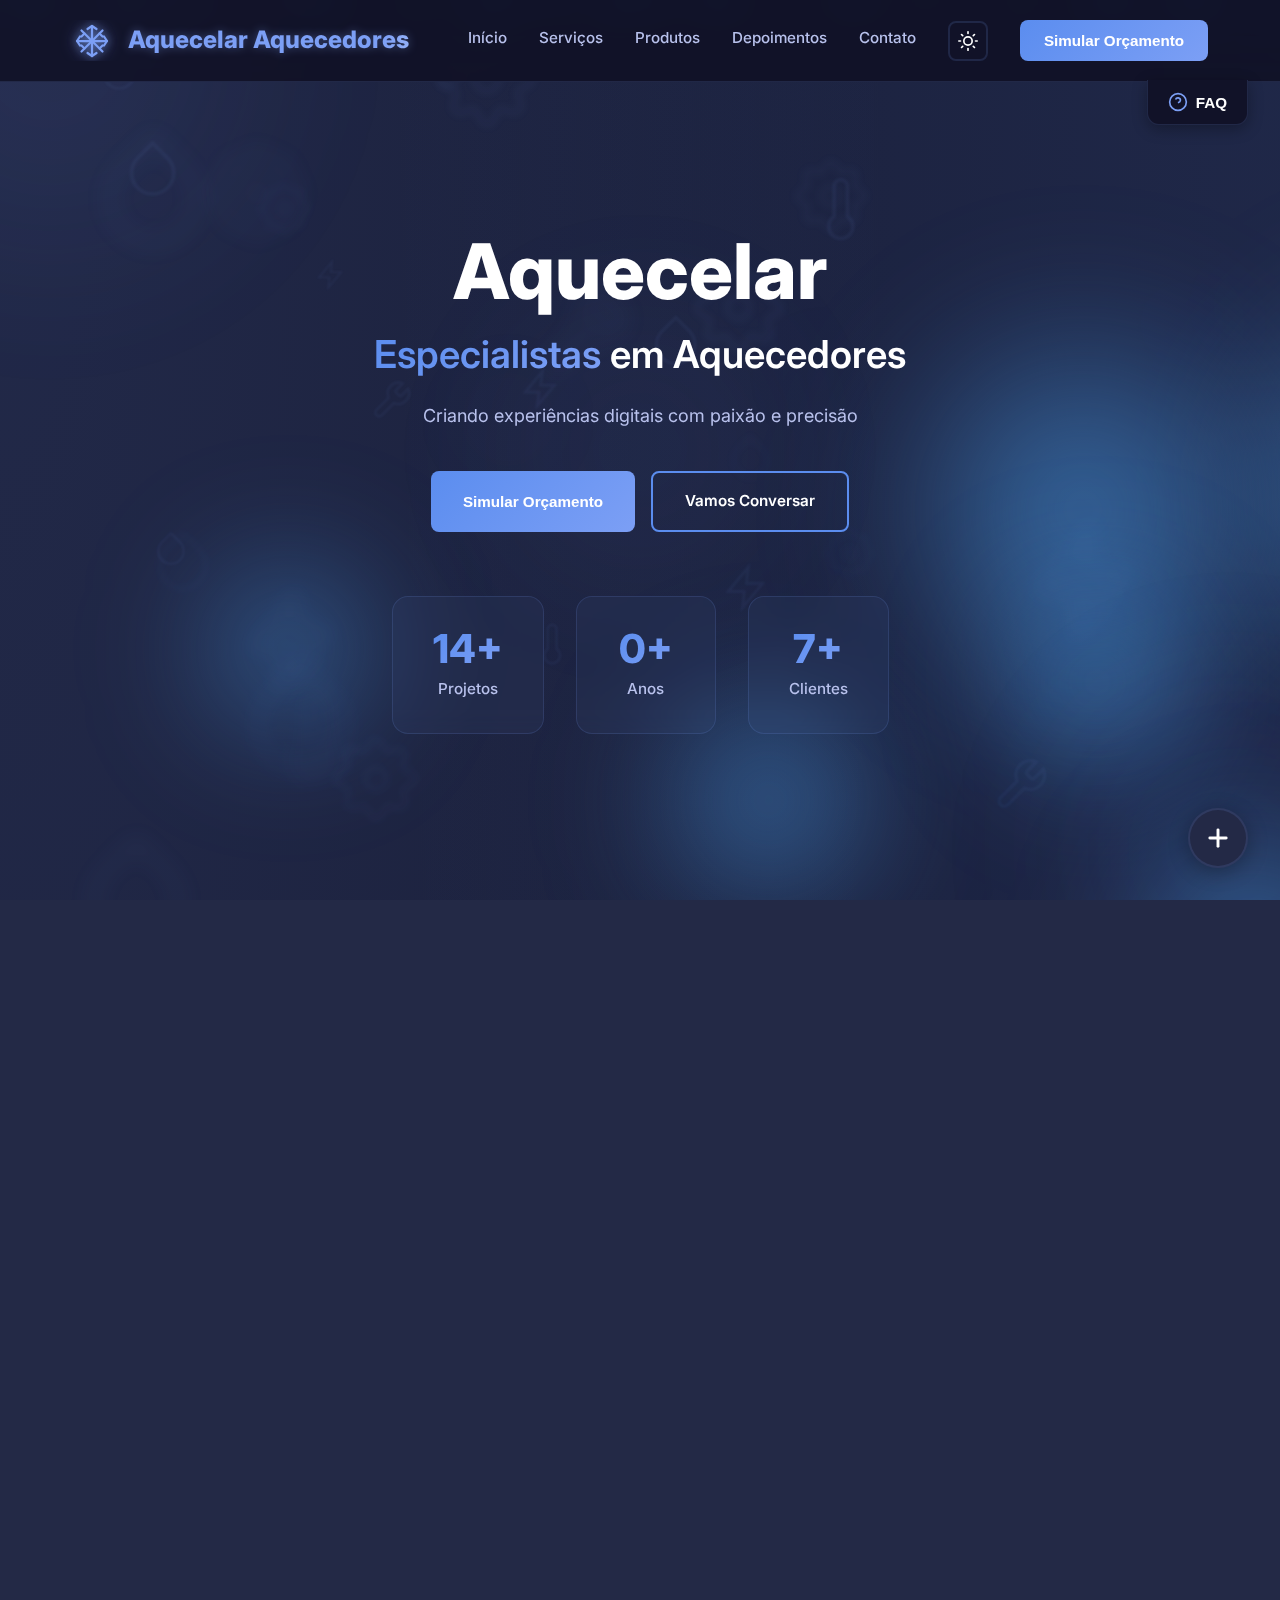
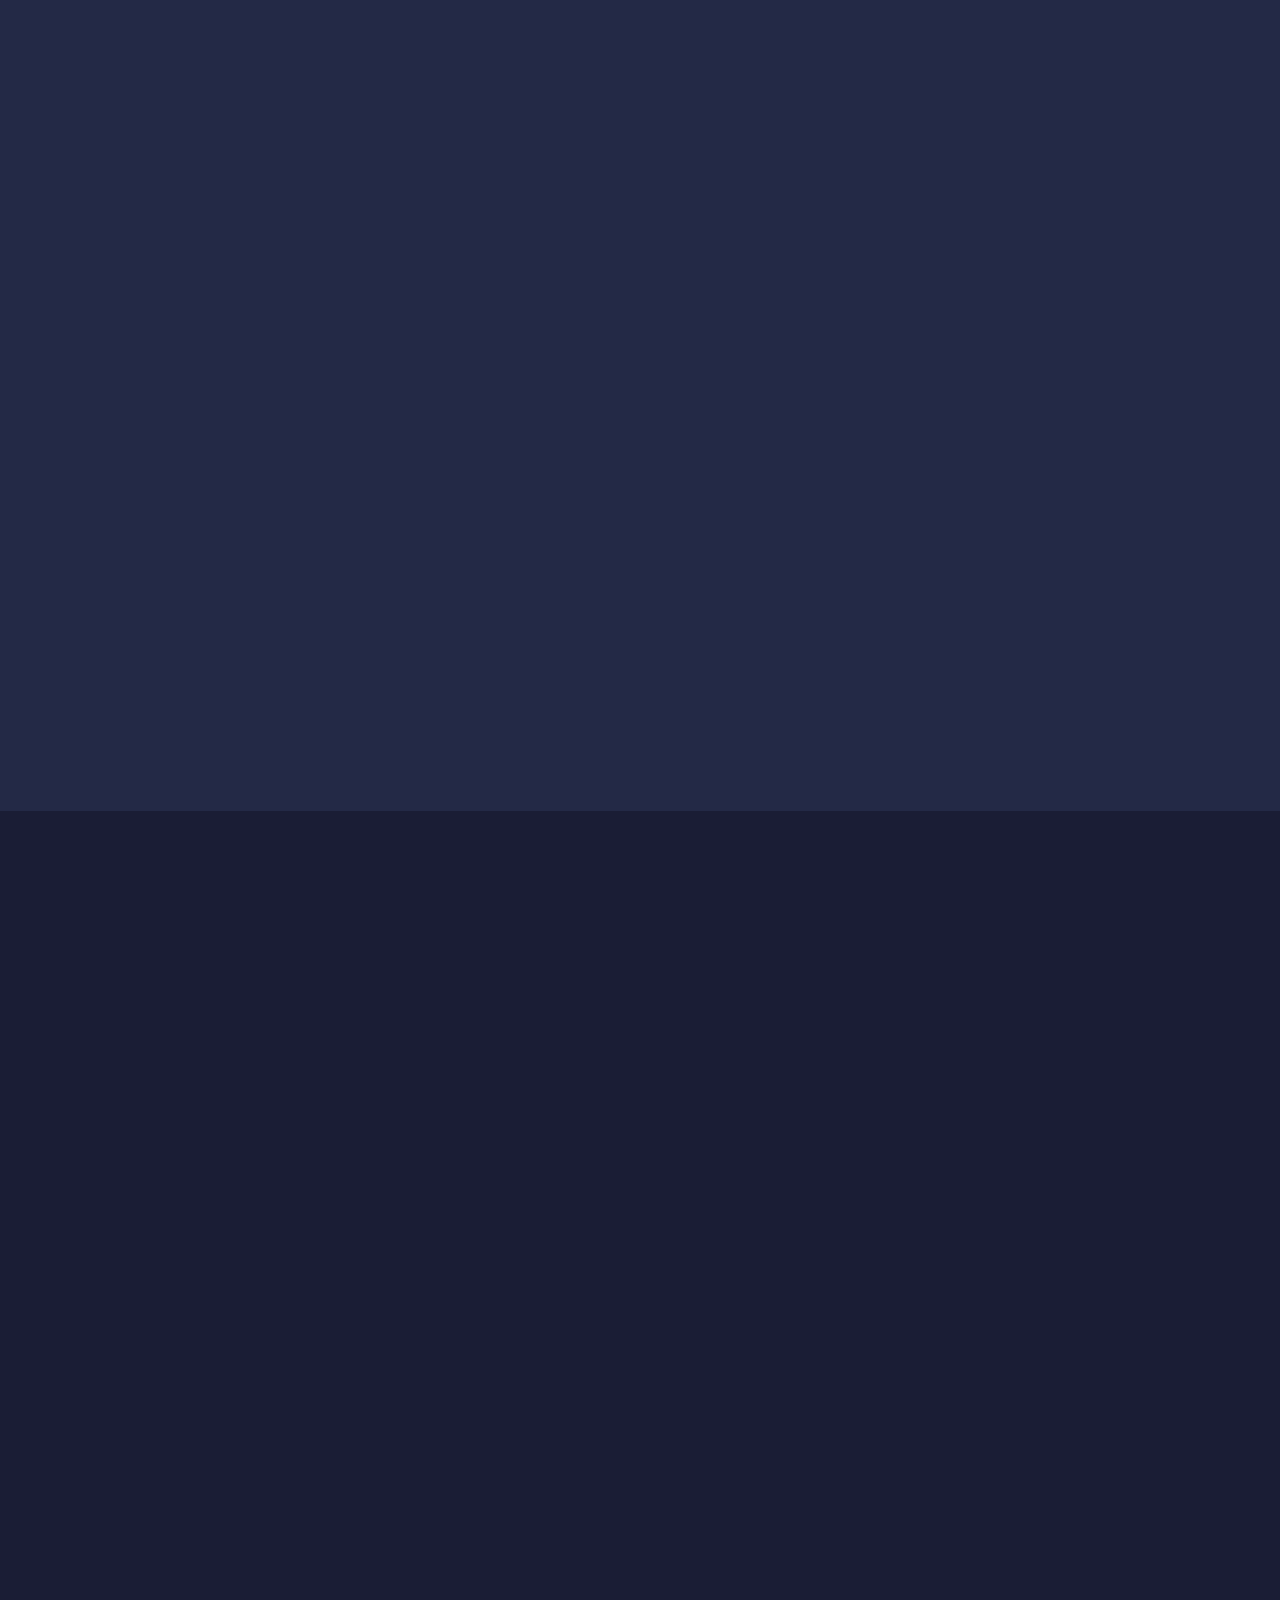
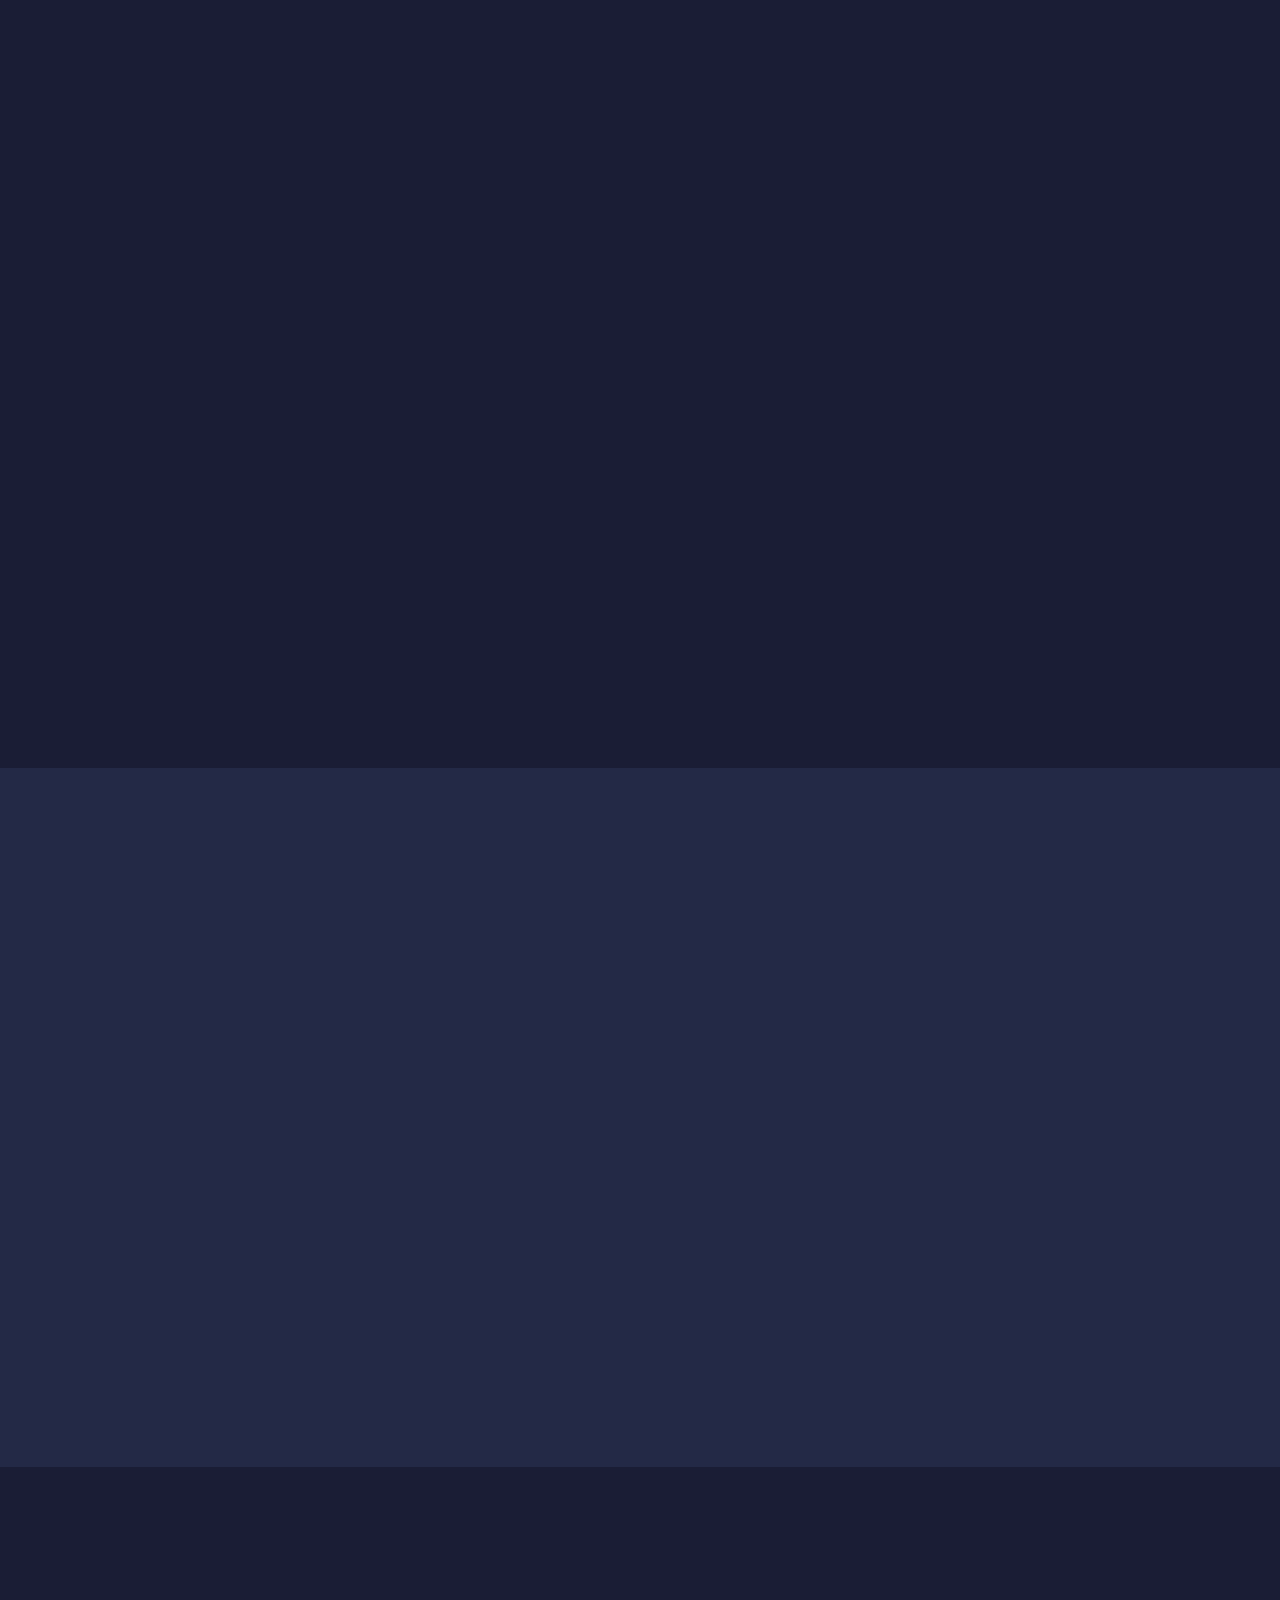
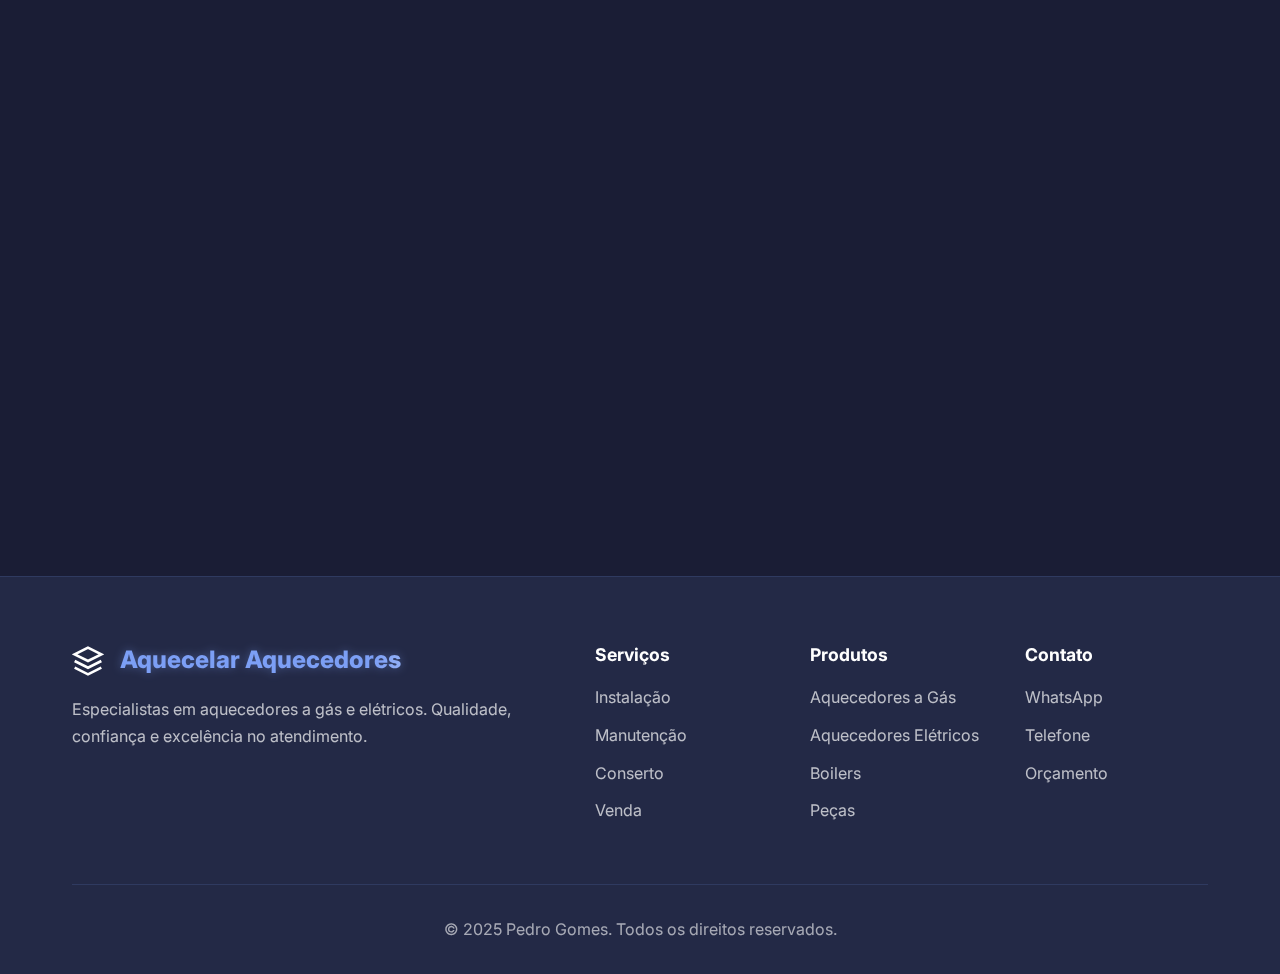
<file: index.html>
<!DOCTYPE html>
<html lang="pt-BR">
<head>
    <meta charset="UTF-8">
    <meta name="viewport" content="width=device-width, initial-scale=1.0">
    <title>Aquecelar - Especialistas em Aquecedores</title>
    <link rel="icon" type="image/svg+xml" href="favicon.svg">
    <link rel="stylesheet" href="styles.css">
    <link rel="preconnect" href="https://fonts.googleapis.com">
    <link rel="preconnect" href="https://fonts.gstatic.com" crossorigin>
    <link href="https://fonts.googleapis.com/css2?family=Inter:wght@400;500;600;700;800&display=swap" rel="stylesheet">
</head>
<body>
    <!-- Background Effects -->
    <div class="background-effects" id="bgEffects"></div>

    <!-- Navigation -->
    <nav class="navbar">
        <div class="container">
            <div class="nav-content">
                <div class="logo">
                    <div class="logo-icon">
                        <svg class="snowflake-icon" width="36" height="36" viewBox="0 0 24 24" fill="none" stroke="currentColor" stroke-width="1.5" stroke-linecap="round" stroke-linejoin="round">
                            <line x1="12" y1="2" x2="12" y2="22"/>
                            <line x1="17" y1="7" x2="7" y2="17"/>
                            <line x1="7" y1="7" x2="17" y2="17"/>
                            <line x1="2" y1="12" x2="22" y2="12"/>
                            <polyline points="15 4 12 2 9 4"/>
                            <polyline points="15 20 12 22 9 20"/>
                            <polyline points="20 9 22 12 20 15"/>
                            <polyline points="4 9 2 12 4 15"/>
                            <polyline points="19 5 17 7 19 9"/>
                            <polyline points="5 5 7 7 5 9"/>
                            <polyline points="19 15 17 17 19 19"/>
                            <polyline points="5 15 7 17 5 19"/>
                        </svg>
                        <div class="snowflake-tips">
                            <div class="tip-glow tip-top"></div>
                            <div class="tip-glow tip-right"></div>
                            <div class="tip-glow tip-bottom"></div>
                            <div class="tip-glow tip-left"></div>
                        </div>
                    </div>
                    <span>Aquecelar Aquecedores</span>
                </div>
                <div class="nav-links">
                    <a href="#inicio">Início</a>
                    <a href="#servicos">Serviços</a>
                    <a href="#catalogo">Produtos</a>
                    <a href="#depoimentos">Depoimentos</a>
                    <a href="#contato">Contato</a>
                    <button class="theme-toggle" id="themeToggle" aria-label="Alternar tema">
                        <svg class="sun-icon" width="20" height="20" viewBox="0 0 24 24" fill="none" stroke="currentColor" stroke-width="2" stroke-linecap="round" stroke-linejoin="round">
                            <circle cx="12" cy="12" r="5"/>
                            <line x1="12" y1="1" x2="12" y2="3"/>
                            <line x1="12" y1="21" x2="12" y2="23"/>
                            <line x1="4.22" y1="4.22" x2="5.64" y2="5.64"/>
                            <line x1="18.36" y1="18.36" x2="19.78" y2="19.78"/>
                            <line x1="1" y1="12" x2="3" y2="12"/>
                            <line x1="21" y1="12" x2="23" y2="12"/>
                            <line x1="4.22" y1="19.78" x2="5.64" y2="18.36"/>
                            <line x1="18.36" y1="5.64" x2="19.78" y2="4.22"/>
                        </svg>
                        <svg class="moon-icon" width="20" height="20" viewBox="0 0 24 24" fill="none" stroke="currentColor" stroke-width="2" stroke-linecap="round" stroke-linejoin="round" style="display: none;">
                            <path d="M21 12.79A9 9 0 1 1 11.21 3 7 7 0 0 0 21 12.79z"/>
                        </svg>
                    </button>
                    <button class="btn-primary" onclick="openBudgetSimulator()">Simular Orçamento</button>
                </div>
                <button class="mobile-menu-toggle" onclick="toggleMobileMenu()">
                    <span></span>
                    <span></span>
                    <span></span>
                </button>
            </div>
        </div>
    </nav>

    <!-- FAQ Dropdown -->
    <div class="faq-dropdown" id="faqDropdown">
        <div class="faq-content">
            <h3>Perguntas Frequentes</h3>
            <div class="faq-items">
                <div class="faq-item">
                    <button class="faq-question" onclick="toggleFAQItem(this)">
                        <span>Qual o prazo para instalação de um aquecedor?</span>
                        <svg width="20" height="20" viewBox="0 0 24 24" fill="none" stroke="currentColor" stroke-width="2">
                            <polyline points="6 9 12 15 18 9"/>
                        </svg>
                    </button>
                    <div class="faq-answer">
                        <p>O prazo médio é de 2 a 3 dias úteis após a visita técnica. Em casos de urgência, podemos realizar a instalação em até 24 horas.</p>
                    </div>
                </div>
                
                <div class="faq-item">
                    <button class="faq-question" onclick="toggleFAQItem(this)">
                        <span>Vocês atendem em finais de semana?</span>
                        <svg width="20" height="20" viewBox="0 0 24 24" fill="none" stroke="currentColor" stroke-width="2">
                            <polyline points="6 9 12 15 18 9"/>
                        </svg>
                    </button>
                    <div class="faq-answer">
                        <p>Sim! Atendemos de segunda a sábado. Para emergências, temos atendimento 24 horas, incluindo domingos e feriados.</p>
                    </div>
                </div>
                
                <div class="faq-item">
                    <button class="faq-question" onclick="toggleFAQItem(this)">
                        <span>A manutenção preventiva é realmente necessária?</span>
                        <svg width="20" height="20" viewBox="0 0 24 24" fill="none" stroke="currentColor" stroke-width="2">
                            <polyline points="6 9 12 15 18 9"/>
                        </svg>
                    </button>
                    <div class="faq-answer">
                        <p>Sim, é fundamental! A manutenção preventiva a cada 6 meses prolonga a vida útil do equipamento, garante eficiência energética e previne acidentes.</p>
                    </div>
                </div>
                
                <div class="faq-item">
                    <button class="faq-question" onclick="toggleFAQItem(this)">
                        <span>Qual a garantia dos serviços?</span>
                        <svg width="20" height="20" viewBox="0 0 24 24" fill="none" stroke="currentColor" stroke-width="2">
                            <polyline points="6 9 12 15 18 9"/>
                        </svg>
                    </button>
                    <div class="faq-answer">
                        <p>Oferecemos garantia de 90 dias para todos os serviços realizados e 12 meses para instalações novas. Peças substituídas têm garantia do fabricante.</p>
                    </div>
                </div>
                
                <div class="faq-item">
                    <button class="faq-question" onclick="toggleFAQItem(this)">
                        <span>Vocês trabalham com todas as marcas?</span>
                        <svg width="20" height="20" viewBox="0 0 24 24" fill="none" stroke="currentColor" stroke-width="2">
                            <polyline points="6 9 12 15 18 9"/>
                        </svg>
                    </button>
                    <div class="faq-answer">
                        <p>Sim! Somos especializados em todas as marcas: Rinnai, Lorenzetti, Bosch, Komeco, Orbis e outras. Nossa equipe é treinada e certificada.</p>
                    </div>
                </div>
            </div>
        </div>
    </div>

    <!-- Hero Section -->
    <section id="inicio" class="hero">
        <div class="hero-background">
            <div class="gradient-orb orb-1"></div>
            <div class="gradient-orb orb-2"></div>
            <div class="gradient-orb orb-3"></div>
        </div>
        <div class="container">
            <div class="hero-content">
                <h1 class="hero-title">
                    Aquecelar
                </h1>
                <p class="hero-subtitle">
                    <span class="gradient-text">Especialistas</span> em Aquecedores
                </p>
                <p class="hero-description">
                    Criando experiências digitais com paixão e precisão
                </p>
                <div class="hero-cta">
                    <button class="btn-primary btn-large" onclick="openBudgetSimulator()">
                        Simular Orçamento
                    </button>
                    <a href="https://wa.me/5511974032100" class="btn-secondary btn-large" target="_blank">
                        Vamos Conversar
                    </a>
                </div>
                <div class="hero-stats">
                    <div class="stat-item">
                        <div class="stat-number" data-target="100">0</div>
                        <div class="stat-label">Projetos</div>
                    </div>
                    <div class="stat-item">
                        <div class="stat-number" data-target="5">0</div>
                        <div class="stat-label">Anos</div>
                    </div>
                    <div class="stat-item">
                        <div class="stat-number" data-target="50">0</div>
                        <div class="stat-label">Clientes</div>
                    </div>
                </div>
            </div>
        </div>
    </section>

    <!-- Services Section -->
    <section id="servicos" class="services">
        <div class="container">
            <div class="section-header reveal">
                <h2 class="section-title">Nossos <span class="gradient-text">Serviços</span></h2>
                <p class="section-description">Soluções completas para todas as suas necessidades</p>
            </div>
            
            <div class="services-showcase">
                <!-- Skills Orbit -->
                <div class="skills-orbit reveal-left">
                <div class="orbit-center">
                    <svg width="60" height="60" viewBox="0 0 24 24" fill="none" stroke="currentColor" stroke-width="1.5" stroke-linecap="round" stroke-linejoin="round">
                        <line x1="12" y1="2" x2="12" y2="22"/>
                        <line x1="17" y1="7" x2="7" y2="17"/>
                        <line x1="7" y1="7" x2="17" y2="17"/>
                        <line x1="2" y1="12" x2="22" y2="12"/>
                        <polyline points="15 4 12 2 9 4"/>
                        <polyline points="15 20 12 22 9 20"/>
                        <polyline points="20 9 22 12 20 15"/>
                        <polyline points="4 9 2 12 4 15"/>
                        <polyline points="19 5 17 7 19 9"/>
                        <polyline points="5 5 7 7 5 9"/>
                        <polyline points="19 15 17 17 19 19"/>
                        <polyline points="5 15 7 17 5 19"/>
                    </svg>
                </div>
                <div class="orbit-ring"></div>
                <div class="orbit-item" data-skill="instalacao" style="--angle: 0deg;">
                    <svg width="32" height="32" viewBox="0 0 24 24" fill="none" stroke="currentColor" stroke-width="2">
                        <path d="M3 9l9-7 9 7v11a2 2 0 0 1-2 2H5a2 2 0 0 1-2-2z"/>
                    </svg>
                    <span>Instalação</span>
                </div>
                <div class="orbit-item" data-skill="manutencao" style="--angle: 72deg;">
                    <svg width="32" height="32" viewBox="0 0 24 24" fill="none" stroke="currentColor" stroke-width="2">
                        <path d="M14.7 6.3a1 1 0 0 0 0 1.4l1.6 1.6a1 1 0 0 0 1.4 0l3.77-3.77a6 6 0 0 1-7.94 7.94l-6.91 6.91a2.12 2.12 0 0 1-3-3l6.91-6.91a6 6 0 0 1 7.94-7.94l-3.76 3.76z"/>
                    </svg>
                    <span>Manutenção</span>
                </div>
                <div class="orbit-item" data-skill="conserto" style="--angle: 144deg;">
                    <svg width="32" height="32" viewBox="0 0 24 24" fill="none" stroke="currentColor" stroke-width="2">
                        <circle cx="12" cy="12" r="10"/>
                        <polyline points="12 6 12 12 16 14"/>
                    </svg>
                    <span>Conserto</span>
                </div>
                <div class="orbit-item" data-skill="venda" style="--angle: 216deg;">
                    <svg width="32" height="32" viewBox="0 0 24 24" fill="none" stroke="currentColor" stroke-width="2">
                        <rect x="2" y="7" width="20" height="14" rx="2" ry="2"/>
                    </svg>
                    <span>Venda</span>
                </div>
                <div class="orbit-item" data-skill="emergencia" style="--angle: 288deg;">
                    <svg width="32" height="32" viewBox="0 0 24 24" fill="none" stroke="currentColor" stroke-width="2">
                        <path d="M13 2L3 14h8l-1 8 10-12h-8l1-8z"/>
                    </svg>
                    <span>Emergência</span>
                </div>
                </div>
                
                <!-- Service Details -->
                <div class="service-details">
                    <div class="service-detail-card reveal-right">
                        <h3>Excelência em Aquecimento</h3>
                        <p>Sistemas modernos de aquecimento, instalação profissional e manutenção preventiva de alta qualidade</p>
                        <div class="progress-bar">
                            <div class="progress-fill" style="--progress-width: 95%; --progress-delay: 1.2s"></div>
                        </div>
                    </div>
                    
                    <div class="service-detail-card reveal-right">
                        <h3>Assistência Completa</h3>
                        <p>Desenvolvimento de soluções personalizadas desde diagnóstico até instalação final</p>
                        <div class="progress-bar">
                            <div class="progress-fill" style="--progress-width: 98%; --progress-delay: 0.3s"></div>
                        </div>
                    </div>
                    
                    <div class="service-detail-card reveal-right">
                        <h3>Qualidade & Garantia</h3>
                        <p>Atendimento rápido e experiências perfeitas em todos os dispositivos e situações</p>
                        <div class="progress-bar">
                            <div class="progress-fill" style="--progress-width: 92%; --progress-delay: 0.7s"></div>
                        </div>
                    </div>
                </div>
            </div>
            
            <div class="services-grid">
                <div class="service-card reveal">
                    <div class="service-icon">
                        <svg width="40" height="40" viewBox="0 0 24 24" fill="none" stroke="currentColor" stroke-width="2">
                            <path d="M3 9l9-7 9 7v11a2 2 0 0 1-2 2H5a2 2 0 0 1-2-2z"/>
                            <polyline points="9 22 9 12 15 12 15 22"/>
                        </svg>
                    </div>
                    <h3 class="service-title">Instalação</h3>
                    <p class="service-description">Instalação profissional de aquecedores a gás e elétricos. Garantia de segurança e eficiência.</p>
                    <ul class="service-features">
                        <li>Análise do local</li>
                        <li>Instalação certificada</li>
                        <li>Testes de segurança</li>
                        <li>Garantia de 12 meses</li>
                    </ul>
                </div>
                <div class="service-card reveal">
                    <div class="service-icon">
                        <svg width="40" height="40" viewBox="0 0 24 24" fill="none" stroke="currentColor" stroke-width="2">
                            <path d="M14.7 6.3a1 1 0 0 0 0 1.4l1.6 1.6a1 1 0 0 0 1.4 0l3.77-3.77a6 6 0 0 1-7.94 7.94l-6.91 6.91a2.12 2.12 0 0 1-3-3l6.91-6.91a6 6 0 0 1 7.94-7.94l-3.76 3.76z"/>
                        </svg>
                    </div>
                    <h3 class="service-title">Manutenção</h3>
                    <p class="service-description">Manutenção preventiva e corretiva. Evite problemas e prolongue a vida útil do seu equipamento.</p>
                    <ul class="service-features">
                        <li>Limpeza completa</li>
                        <li>Troca de peças</li>
                        <li>Regulagem e testes</li>
                        <li>Relatório técnico</li>
                    </ul>
                </div>
                <div class="service-card reveal">
                    <div class="service-icon">
                        <svg width="40" height="40" viewBox="0 0 24 24" fill="none" stroke="currentColor" stroke-width="2">
                            <circle cx="12" cy="12" r="10"/>
                            <polyline points="12 6 12 12 16 14"/>
                        </svg>
                    </div>
                    <h3 class="service-title">Conserto</h3>
                    <p class="service-description">Diagnóstico preciso e conserto rápido. Atendemos todas as marcas e modelos.</p>
                    <ul class="service-features">
                        <li>Diagnóstico gratuito</li>
                        <li>Peças originais</li>
                        <li>Atendimento 24h</li>
                        <li>Garantia do serviço</li>
                    </ul>
                </div>
                <div class="service-card reveal">
                    <div class="service-icon">
                        <svg width="40" height="40" viewBox="0 0 24 24" fill="none" stroke="currentColor" stroke-width="2">
                            <rect x="2" y="7" width="20" height="14" rx="2" ry="2"/>
                            <path d="M16 21V5a2 2 0 0 0-2-2h-4a2 2 0 0 0-2 2v16"/>
                        </svg>
                    </div>
                    <h3 class="service-title">Venda</h3>
                    <p class="service-description">Aquecedores novos das melhores marcas. Preços competitivos e condições especiais.</p>
                    <ul class="service-features">
                        <li>Todas as marcas</li>
                        <li>Garantia de fábrica</li>
                        <li>Parcelamento</li>
                        <li>Instalação inclusa</li>
                    </ul>
                </div>
            </div>
        </div>
    </section>

    <!-- Catalog Section -->
    <section id="catalogo" class="catalog">
        <div class="container">
            <div class="section-header reveal">
                <h2 class="section-title">Nosso <span class="gradient-text">Trabalho</span></h2>
                <p class="section-description">Aquecedores de alta qualidade para todas as necessidades</p>
            </div>
            <div class="catalog-grid">
                <div class="catalog-item reveal-scale">
                    <div class="catalog-image">
                        <img src="imagens/24ab08ea-1997-41ce-9f8d-63b11839156e.jpeg" alt="Instalação Profissional">
                        <div class="catalog-badge">Destaque</div>
                    </div>
                    <div class="catalog-content">
                        <h3 class="catalog-title">Instalação Profissional</h3>
                        <p class="catalog-description">Nossos técnicos especializados garantem instalações seguras e eficientes, seguindo todas as normas técnicas.</p>
                        <button class="btn-catalog" onclick="openBudgetSimulator()">Simular Orçamento</button>
                    </div>
                </div>
                
                <div class="catalog-item reveal-scale">
                    <div class="catalog-image">
                        <img src="imagens/613fe944-d6b2-4871-9f8b-1fd50615791f.jpeg" alt="Manutenção Preventiva">
                        <div class="catalog-badge cyan">Qualidade</div>
                    </div>
                    <div class="catalog-content">
                        <h3 class="catalog-title">Manutenção Preventiva</h3>
                        <p class="catalog-description">Realizamos manutenções periódicas para garantir o funcionamento perfeito e prolongar a vida útil do seu equipamento.</p>
                        <button class="btn-catalog" onclick="openBudgetSimulator()">Simular Orçamento</button>
                    </div>
                </div>
                
                <div class="catalog-item reveal-scale">
                    <div class="catalog-image">
                        <img src="imagens/75e81e2c-87a9-4974-9ac1-85c1a52549b1.jpeg" alt="Trabalho de Excelência">
                        <div class="catalog-badge">Profissional</div>
                    </div>
                    <div class="catalog-content">
                        <h3 class="catalog-title">Trabalho de Excelência</h3>
                        <p class="catalog-description">Cada projeto é executado com máxima atenção aos detalhes, garantindo resultados que superam expectativas.</p>
                        <button class="btn-catalog" onclick="openBudgetSimulator()">Simular Orçamento</button>
                    </div>
                </div>
                
                <div class="catalog-item reveal-scale">
                    <div class="catalog-image">
                        <img src="imagens/IMG_2984.jpeg" alt="Equipamentos Modernos">
                    </div>
                    <div class="catalog-content">
                        <h3 class="catalog-title">Equipamentos Modernos</h3>
                        <p class="catalog-description">Utilizamos ferramentas e equipamentos de última geração para garantir serviços rápidos e precisos.</p>
                        <button class="btn-catalog" onclick="openBudgetSimulator()">Simular Orçamento</button>
                    </div>
                </div>
                
                <div class="catalog-item reveal-scale">
                    <div class="catalog-image">
                        <img src="imagens/a65f6aed-dccd-4acf-baec-4f201df486f8.jpeg" alt="Atendimento Personalizado">
                        <div class="catalog-badge">Diferencial</div>
                    </div>
                    <div class="catalog-content">
                        <h3 class="catalog-title">Atendimento Personalizado</h3>
                        <p class="catalog-description">Cada cliente recebe soluções customizadas, adaptadas às suas necessidades específicas e orçamento.</p>
                        <button class="btn-catalog" onclick="openBudgetSimulator()">Simular Orçamento</button>
                    </div>
                </div>
                
                <div class="catalog-item reveal-scale">
                    <div class="catalog-image">
                        <img src="imagens/b251da10-28e1-47a3-b170-2eb68561b4dd.jpeg" alt="Compromisso com Qualidade">
                        <div class="catalog-badge cyan">Garantia</div>
                    </div>
                    <div class="catalog-content">
                        <h3 class="catalog-title">Compromisso com Qualidade</h3>
                        <p class="catalog-description">Nossa reputação é construída sobre anos de trabalho impecável e clientes 100% satisfeitos.</p>
                        <button class="btn-catalog" onclick="openBudgetSimulator()">Simular Orçamento</button>
                    </div>
                </div>
                
                <div class="catalog-item reveal-scale">
                    <div class="catalog-image">
                        <img src="imagens/b54e2f9b-0bb2-47ca-9327-274a70b31006.jpeg" alt="Experiência Comprovada">
                        <div class="catalog-badge">Confiança</div>
                    </div>
                    <div class="catalog-content">
                        <h3 class="catalog-title">Experiência Comprovada</h3>
                        <p class="catalog-description">Anos de experiência no mercado nos tornam referência em instalação e manutenção de aquecedores.</p>
                        <button class="btn-catalog" onclick="openBudgetSimulator()">Simular Orçamento</button>
                    </div>
                </div>
                
                <div class="catalog-item reveal-scale">
                    <div class="catalog-image">
                        <img src="imagens/bf2820fb-f9c5-46e8-b6a7-e67ccd2326d0.jpeg" alt="Resultados Garantidos">
                        <div class="catalog-badge">Excelência</div>
                    </div>
                    <div class="catalog-content">
                        <h3 class="catalog-title">Resultados Garantidos</h3>
                        <p class="catalog-description">Oferecemos garantia em todos os nossos serviços, demonstrando confiança na qualidade do nosso trabalho.</p>
                        <button class="btn-catalog" onclick="openBudgetSimulator()">Simular Orçamento</button>
                    </div>
                </div>
            </div>
        </div>
    </section>

    <!-- Testimonials Section -->
    <section id="depoimentos" class="testimonials">
        <div class="container">
            <div class="section-header reveal">
                <h2 class="section-title">O Que Dizem <span class="gradient-text">Nossos Clientes</span></h2>
                <p class="section-description">Depoimentos reais de quem confia no nosso trabalho</p>
            </div>
            <div class="testimonials-grid">
                <div class="testimonial-card reveal-left">
                    <div class="testimonial-rating">
                        <svg width="20" height="20" viewBox="0 0 24 24" fill="currentColor">
                            <polygon points="12 2 15.09 8.26 22 9.27 17 14.14 18.18 21.02 12 17.77 5.82 21.02 7 14.14 2 9.27 8.91 8.26 12 2"/>
                        </svg>
                        <svg width="20" height="20" viewBox="0 0 24 24" fill="currentColor">
                            <polygon points="12 2 15.09 8.26 22 9.27 17 14.14 18.18 21.02 12 17.77 5.82 21.02 7 14.14 2 9.27 8.91 8.26 12 2"/>
                        </svg>
                        <svg width="20" height="20" viewBox="0 0 24 24" fill="currentColor">
                            <polygon points="12 2 15.09 8.26 22 9.27 17 14.14 18.18 21.02 12 17.77 5.82 21.02 7 14.14 2 9.27 8.91 8.26 12 2"/>
                        </svg>
                        <svg width="20" height="20" viewBox="0 0 24 24" fill="currentColor">
                            <polygon points="12 2 15.09 8.26 22 9.27 17 14.14 18.18 21.02 12 17.77 5.82 21.02 7 14.14 2 9.27 8.91 8.26 12 2"/>
                        </svg>
                        <svg width="20" height="20" viewBox="0 0 24 24" fill="currentColor">
                            <polygon points="12 2 15.09 8.26 22 9.27 17 14.14 18.18 21.02 12 17.77 5.82 21.02 7 14.14 2 9.27 8.91 8.26 12 2"/>
                        </svg>
                    </div>
                    <p class="testimonial-text">"Excelente atendimento! Resolveram meu problema com o aquecedor a gás em menos de 2 horas. Muito profissionais e preço justo."</p>
                    <div class="testimonial-author">
                        <div class="author-avatar">M</div>
                        <div>
                            <div class="author-name">Maria Silva</div>
                            <div class="author-title">Cliente Residencial</div>
                        </div>
                    </div>
                </div>
                <div class="testimonial-card reveal">
                    <div class="testimonial-rating">
                        <svg width="20" height="20" viewBox="0 0 24 24" fill="currentColor">
                            <polygon points="12 2 15.09 8.26 22 9.27 17 14.14 18.18 21.02 12 17.77 5.82 21.02 7 14.14 2 9.27 8.91 8.26 12 2"/>
                        </svg>
                        <svg width="20" height="20" viewBox="0 0 24 24" fill="currentColor">
                            <polygon points="12 2 15.09 8.26 22 9.27 17 14.14 18.18 21.02 12 17.77 5.82 21.02 7 14.14 2 9.27 8.91 8.26 12 2"/>
                        </svg>
                        <svg width="20" height="20" viewBox="0 0 24 24" fill="currentColor">
                            <polygon points="12 2 15.09 8.26 22 9.27 17 14.14 18.18 21.02 12 17.77 5.82 21.02 7 14.14 2 9.27 8.91 8.26 12 2"/>
                        </svg>
                        <svg width="20" height="20" viewBox="0 0 24 24" fill="currentColor">
                            <polygon points="12 2 15.09 8.26 22 9.27 17 14.14 18.18 21.02 12 17.77 5.82 21.02 7 14.14 2 9.27 8.91 8.26 12 2"/>
                        </svg>
                        <svg width="20" height="20" viewBox="0 0 24 24" fill="currentColor">
                            <polygon points="12 2 15.09 8.26 22 9.27 17 14.14 18.18 21.02 12 17.77 5.82 21.02 7 14.14 2 9.27 8.91 8.26 12 2"/>
                        </svg>
                    </div>
                    <p class="testimonial-text">"Compramos um boiler novo e a instalação foi impecável. Equipe pontual, limpa e muito educada. Super recomendo!"</p>
                    <div class="testimonial-author">
                        <div class="author-avatar">J</div>
                        <div>
                            <div class="author-name">João Santos</div>
                            <div class="author-title">Cliente Residencial</div>
                        </div>
                    </div>
                </div>
                <div class="testimonial-card reveal-right">
                    <div class="testimonial-rating">
                        <svg width="20" height="20" viewBox="0 0 24 24" fill="currentColor">
                            <polygon points="12 2 15.09 8.26 22 9.27 17 14.14 18.18 21.02 12 17.77 5.82 21.02 7 14.14 2 9.27 8.91 8.26 12 2"/>
                        </svg>
                        <svg width="20" height="20" viewBox="0 0 24 24" fill="currentColor">
                            <polygon points="12 2 15.09 8.26 22 9.27 17 14.14 18.18 21.02 12 17.77 5.82 21.02 7 14.14 2 9.27 8.91 8.26 12 2"/>
                        </svg>
                        <svg width="20" height="20" viewBox="0 0 24 24" fill="currentColor">
                            <polygon points="12 2 15.09 8.26 22 9.27 17 14.14 18.18 21.02 12 17.77 5.82 21.02 7 14.14 2 9.27 8.91 8.26 12 2"/>
                        </svg>
                        <svg width="20" height="20" viewBox="0 0 24 24" fill="currentColor">
                            <polygon points="12 2 15.09 8.26 22 9.27 17 14.14 18.18 21.02 12 17.77 5.82 21.02 7 14.14 2 9.27 8.91 8.26 12 2"/>
                        </svg>
                        <svg width="20" height="20" viewBox="0 0 24 24" fill="currentColor">
                            <polygon points="12 2 15.09 8.26 22 9.27 17 14.14 18.18 21.02 12 17.77 5.82 21.02 7 14.14 2 9.27 8.91 8.26 12 2"/>
                        </svg>
                    </div>
                    <p class="testimonial-text">"Atendimento de emergência no fim de semana. Chegaram rápido e resolveram o problema. Empresa de confiança!"</p>
                    <div class="testimonial-author">
                        <div class="author-avatar">P</div>
                        <div>
                            <div class="author-name">Paula Oliveira</div>
                            <div class="author-title">Cliente Comercial</div>
                        </div>
                    </div>
                </div>
            </div>
        </div>
    </section>

    <!-- Contact Section -->
    <section id="contato" class="contact">
        <div class="container">
            <div class="contact-content">
                <div class="contact-info reveal-left">
                    <h2 class="section-title">Entre em <span class="gradient-text">Contato</span></h2>
                    <p class="contact-description">Estamos prontos para atender você. Fale conosco agora!</p>
                    <div class="contact-methods">
                        <a href="https://wa.me/5511974032100" class="contact-method" target="_blank">
                            <div class="method-icon">
                                <svg width="24" height="24" viewBox="0 0 24 24" fill="currentColor">
                                    <path d="M17.472 14.382c-.297-.149-1.758-.867-2.03-.967-.273-.099-.471-.148-.67.15-.197.297-.767.966-.94 1.164-.173.199-.347.223-.644.075-.297-.15-1.255-.463-2.39-1.475-.883-.788-1.48-1.761-1.653-2.059-.173-.297-.018-.458.13-.606.134-.133.298-.347.446-.52.149-.174.198-.298.298-.497.099-.198.05-.371-.025-.52-.075-.149-.669-1.612-.916-2.207-.242-.579-.487-.5-.669-.51-.173-.008-.371-.01-.57-.01-.198 0-.52.074-.792.372-.272.297-1.04 1.016-1.04 2.479 0 1.462 1.065 2.875 1.213 3.074.149.198 2.096 3.2 5.077 4.487.709.306 1.262.489 1.694.625.712.227 1.36.195 1.871.118.571-.085 1.758-.719 2.006-1.413.248-.694.248-1.289.173-1.413-.074-.124-.272-.198-.57-.347m-5.421 7.403h-.004a9.87 9.87 0 01-5.031-1.378l-.361-.214-3.741.982.998-3.648-.235-.374a9.86 9.86 0 01-1.51-5.26c.001-5.45 4.436-9.884 9.888-9.884 2.64 0 5.122 1.03 6.988 2.898a9.825 9.825 0 012.893 6.994c-.003 5.45-4.437 9.884-9.885 9.884m8.413-18.297A11.815 11.815 0 0012.05 0C5.495 0 .16 5.335.157 11.892c0 2.096.547 4.142 1.588 5.945L.057 24l6.305-1.654a11.882 11.882 0 005.683 1.448h.005c6.554 0 11.89-5.335 11.893-11.893a11.821 11.821 0 00-3.48-8.413Z"/>
                                </svg>
                            </div>
                            <div>
                                <div class="method-label">WhatsApp</div>
                                <div class="method-value">(11) 97403-2100</div>
                            </div>
                        </a>
                        <div class="contact-method">
                            <div class="method-icon">
                                <svg width="24" height="24" viewBox="0 0 24 24" fill="none" stroke="currentColor" stroke-width="2">
                                    <path d="M22 16.92v3a2 2 0 0 1-2.18 2 19.79 19.79 0 0 1-8.63-3.07 19.5 19.5 0 0 1-6-6 19.79 19.79 0 0 1-3.07-8.67A2 2 0 0 1 4.11 2h3a2 2 0 0 1 2 1.72 12.84 12.84 0 0 0 .7 2.81 2 2 0 0 1-.45 2.11L8.09 9.91a16 16 0 0 0 6 6l1.27-1.27a2 2 0 0 1 2.11-.45 12.84 12.84 0 0 0 2.81.7A2 2 0 0 1 22 16.92z"/>
                                </svg>
                            </div>
                            <div>
                                <div class="method-label">Telefone</div>
                                <div class="method-value">(11) 97403-2100</div>
                            </div>
                        </div>
                        <div class="contact-method">
                            <div class="method-icon">
                                <svg width="24" height="24" viewBox="0 0 24 24" fill="none" stroke="currentColor" stroke-width="2">
                                    <circle cx="12" cy="12" r="10"/>
                                    <polyline points="12 6 12 12 16 14"/>
                                </svg>
                            </div>
                            <div>
                                <div class="method-label">Horário</div>
                                <div class="method-value">24 horas / 7 dias</div>
                            </div>
                        </div>
                    </div>
                </div>
                <div class="contact-cta reveal-right">
                    <div class="cta-card">
                        <h3>Atendimento de Emergência</h3>
                        <p>Problemas urgentes? Entre em contato agora e receba atendimento prioritário!</p>
                        <a href="https://wa.me/5511974032100?text=Olá! Preciso de atendimento de emergência." class="btn-primary btn-large" target="_blank">
                            Emergência WhatsApp
                        </a>
                    </div>
                </div>
            </div>
        </div>
    </section>

    <!-- Footer -->
    <footer class="footer">
        <div class="container">
            <div class="footer-content">
                <div class="footer-brand">
                    <div class="logo">
                        <svg width="32" height="32" viewBox="0 0 24 24" fill="none" stroke="currentColor" stroke-width="2">
                            <path d="M12 2L2 7l10 5 10-5-10-5z"/>
                            <path d="M2 17l10 5 10-5"/>
                            <path d="M2 12l10 5 10-5"/>
                        </svg>
                        <span>Aquecelar Aquecedores</span>
                    </div>
                    <p class="footer-description">Especialistas em aquecedores a gás e elétricos. Qualidade, confiança e excelência no atendimento.</p>
                </div>
                <div class="footer-links">
                    <div class="footer-column">
                        <h4>Serviços</h4>
                        <a href="#servicos">Instalação</a>
                        <a href="#servicos">Manutenção</a>
                        <a href="#servicos">Conserto</a>
                        <a href="#catalogo">Venda</a>
                    </div>
                    <div class="footer-column">
                        <h4>Produtos</h4>
                        <a href="#catalogo">Aquecedores a Gás</a>
                        <a href="#catalogo">Aquecedores Elétricos</a>
                        <a href="#catalogo">Boilers</a>
                        <a href="#catalogo">Peças</a>
                    </div>
                    <div class="footer-column">
                        <h4>Contato</h4>
                        <a href="https://wa.me/5511974032100" target="_blank">WhatsApp</a>
                        <a href="tel:+5511974032100">Telefone</a>
                        <a href="#" onclick="openBudgetSimulator(); return false;">Orçamento</a>
                    </div>
                </div>
            </div>
            <div class="footer-bottom">
                <p>&copy; 2025 Pedro Gomes. Todos os direitos reservados.</p>
            </div>
        </div>
    </footer>

    <!-- Budget Simulator Modal -->
    <div id="budgetModal" class="modal">
        <div class="modal-overlay" onclick="closeBudgetSimulator()"></div>
        <div class="modal-content">
            <button class="modal-close" onclick="closeBudgetSimulator()">
                <svg width="24" height="24" viewBox="0 0 24 24" fill="none" stroke="currentColor" stroke-width="2">
                    <line x1="18" y1="6" x2="6" y2="18"/>
                    <line x1="6" y1="6" x2="18" y2="18"/>
                </svg>
            </button>
            
            <!-- Step 1: Service Selection -->
            <div id="step1" class="modal-step active">
                <h2 class="modal-title">Selecione o <span class="gradient-text">Serviço</span></h2>
                <p class="modal-description">Escolha o tipo de serviço que você precisa</p>
                <div class="service-options">
                    <button class="service-option" onclick="selectService('Instalação de Aquecedor a Gás')">
                        <div class="option-icon">
                            <svg width="40" height="40" viewBox="0 0 24 24" fill="none" stroke="currentColor" stroke-width="2">
                                <path d="M3 9l9-7 9 7v11a2 2 0 0 1-2 2H5a2 2 0 0 1-2-2z"/>
                                <polyline points="9 22 9 12 15 12 15 22"/>
                            </svg>
                        </div>
                        <h3>Aquecedor a Gás</h3>
                        <p>Instalação, manutenção ou conserto</p>
                    </button>
                    <button class="service-option" onclick="selectService('Instalação de Aquecedor Elétrico')">
                        <div class="option-icon cyan">
                            <svg width="40" height="40" viewBox="0 0 24 24" fill="none" stroke="currentColor" stroke-width="2">
                                <polyline points="23 6 13.5 15.5 8.5 10.5 1 18"/>
                                <polyline points="17 6 23 6 23 12"/>
                            </svg>
                        </div>
                        <h3>Aquecedor Elétrico</h3>
                        <p>Instalação, manutenção ou conserto</p>
                    </button>
                    <button class="service-option" onclick="selectService('Instalação de Boiler')">
                        <div class="option-icon">
                            <svg width="40" height="40" viewBox="0 0 24 24" fill="none" stroke="currentColor" stroke-width="2">
                                <rect x="2" y="7" width="20" height="14" rx="2" ry="2"/>
                                <path d="M16 21V5a2 2 0 0 0-2-2h-4a2 2 0 0 0-2 2v16"/>
                            </svg>
                        </div>
                        <h3>Boiler</h3>
                        <p>Horizontal ou vertical</p>
                    </button>
                    <button class="service-option" onclick="selectService('Manutenção Preventiva')">
                        <div class="option-icon cyan">
                            <svg width="40" height="40" viewBox="0 0 24 24" fill="none" stroke="currentColor" stroke-width="2">
                                <path d="M14.7 6.3a1 1 0 0 0 0 1.4l1.6 1.6a1 1 0 0 0 1.4 0l3.77-3.77a6 6 0 0 1-7.94 7.94l-6.91 6.91a2.12 2.12 0 0 1-3-3l6.91-6.91a6 6 0 0 1 7.94-7.94l-3.76 3.76z"/>
                            </svg>
                        </div>
                        <h3>Manutenção</h3>
                        <p>Preventiva ou corretiva</p>
                    </button>
                </div>
            </div>

            <!-- Step 2: Form -->
            <div id="step2" class="modal-step">
                <button class="back-button" onclick="goToStep(1)">
                    <svg width="20" height="20" viewBox="0 0 24 24" fill="none" stroke="currentColor" stroke-width="2">
                        <polyline points="15 18 9 12 15 6"/>
                    </svg>
                    Voltar
                </button>
                <h2 class="modal-title">Preencha os <span class="gradient-text">Dados</span></h2>
                <p class="modal-description">Precisamos de algumas informações para calcular o orçamento</p>
                <form id="budgetForm" class="budget-form">
                    <div class="form-group">
                        <label for="name">Nome Completo</label>
                        <input type="text" id="name" name="name" required placeholder="Digite seu nome">
                    </div>
                    <div class="form-group">
                        <label for="phone">Telefone</label>
                        <input type="tel" id="phone" name="phone" required placeholder="(11) 99999-9999">
                    </div>
                    <div class="form-group">
                        <label for="email">E-mail</label>
                        <input type="email" id="email" name="email" required placeholder="seu@email.com">
                    </div>
                    <div class="form-group">
                        <label for="address">Endereço</label>
                        <input type="text" id="address" name="address" required placeholder="Rua, número, bairro, cidade">
                    </div>
                    <div class="form-group">
                        <label for="brand">Marca do Equipamento (se aplicável)</label>
                        <input type="text" id="brand" name="brand" placeholder="Ex: Rinnai, Lorenzetti, Bosch...">
                    </div>
                    <div class="form-group">
                        <label for="problem">Descreva sua necessidade</label>
                        <textarea id="problem" name="problem" rows="4" required placeholder="Descreva o problema ou serviço que você precisa..."></textarea>
                    </div>
                    <button type="button" class="btn-primary btn-large" onclick="goToStep(3)">Continuar</button>
                </form>
            </div>

            <!-- Step 3: Review and Send -->
            <div id="step3" class="modal-step">
                <button class="back-button" onclick="goToStep(2)">
                    <svg width="20" height="20" viewBox="0 0 24 24" fill="none" stroke="currentColor" stroke-width="2">
                        <polyline points="15 18 9 12 15 6"/>
                    </svg>
                    Voltar
                </button>
                <h2 class="modal-title">Revisar <span class="gradient-text">Informações</span></h2>
                <p class="modal-description">Confira os dados antes de enviar</p>
                <div id="reviewContent" class="review-content"></div>
                <button class="btn-primary btn-large" onclick="sendToWhatsApp()">
                    <svg width="20" height="20" viewBox="0 0 24 24" fill="currentColor">
                        <path d="M17.472 14.382c-.297-.149-1.758-.867-2.03-.967-.273-.099-.471-.148-.67.15-.197.297-.767.966-.94 1.164-.173.199-.347.223-.644.075-.297-.15-1.255-.463-2.39-1.475-.883-.788-1.48-1.761-1.653-2.059-.173-.297-.018-.458.13-.606.134-.133.298-.347.446-.52.149-.174.198-.298.298-.497.099-.198.05-.371-.025-.52-.075-.149-.669-1.612-.916-2.207-.242-.579-.487-.5-.669-.51-.173-.008-.371-.01-.57-.01-.198 0-.52.074-.792.372-.272.297-1.04 1.016-1.04 2.479 0 1.462 1.065 2.875 1.213 3.074.149.198 2.096 3.2 5.077 4.487.709.306 1.262.489 1.694.625.712.227 1.36.195 1.871.118.571-.085 1.758-.719 2.006-1.413.248-.694.248-1.289.173-1.413-.074-.124-.272-.198-.57-.347m-5.421 7.403h-.004a9.87 9.87 0 01-5.031-1.378l-.361-.214-3.741.982.998-3.648-.235-.374a9.86 9.86 0 01-1.51-5.26c.001-5.45 4.436-9.884 9.888-9.884 2.64 0 5.122 1.03 6.988 2.898a9.825 9.825 0 012.893 6.994c-.003 5.45-4.437 9.884-9.885 9.884m8.413-18.297A11.815 11.815 0 0012.05 0C5.495 0 .16 5.335.157 11.892c0 2.096.547 4.142 1.588 5.945L.057 24l6.305-1.654a11.882 11.882 0 005.683 1.448h.005c6.554 0 11.89-5.335 11.893-11.893a11.821 11.821 0 00-3.48-8.413Z"/>
                    </svg>
                    Enviar para WhatsApp
                </button>
            </div>

            <!-- Progress Indicator -->
            <div class="progress-indicator">
                <div class="progress-step" data-step="1">
                    <div class="step-number">1</div>
                    <div class="step-label">Serviço</div>
                </div>
                <div class="progress-line"></div>
                <div class="progress-step" data-step="2">
                    <div class="step-number">2</div>
                    <div class="step-label">Dados</div>
                </div>
                <div class="progress-line"></div>
                <div class="progress-step" data-step="3">
                    <div class="step-number">3</div>
                    <div class="step-label">Enviar</div>
                </div>
            </div>
        </div>
    </div>

    <!-- Floating Action Menu -->
    <div class="floating-menu" id="floatingMenu">
        <!-- Menu Items (hidden by default) -->
        <button class="floating-menu-item" id="scrollToTopBtn" aria-label="Voltar ao topo">
            <svg width="24" height="24" viewBox="0 0 24 24" fill="none" stroke="currentColor" stroke-width="2">
                <polyline points="18 15 12 9 6 15"/>
            </svg>
        </button>
        
        <a href="https://wa.me/5511974032100" class="floating-menu-item" target="_blank" aria-label="Contato via WhatsApp">
            <svg width="24" height="24" viewBox="0 0 24 24" fill="none" stroke="currentColor" stroke-width="2" stroke-linecap="round" stroke-linejoin="round">
                <path d="M21 11.5a8.38 8.38 0 0 1-.9 3.8 8.5 8.5 0 0 1-7.6 4.7 8.38 8.38 0 0 1-3.8-.9L3 21l1.9-5.7a8.38 8.38 0 0 1-.9-3.8 8.5 8.5 0 0 1 4.7-7.6 8.38 8.38 0 0 1 3.8-.9h.5a8.48 8.48 0 0 1 8 8v.5z"/>
            </svg>
        </a>

        <!-- Main Toggle Button -->
        <button class="floating-menu-toggle" id="menuToggle" aria-label="Menu de ações">
            <svg class="icon-plus" width="28" height="28" viewBox="0 0 24 24" fill="none" stroke="currentColor" stroke-width="2.5" stroke-linecap="round">
                <line x1="12" y1="5" x2="12" y2="19"/>
                <line x1="5" y1="12" x2="19" y2="12"/>
            </svg>
            <svg class="icon-close" width="28" height="28" viewBox="0 0 24 24" fill="none" stroke="currentColor" stroke-width="2.5" stroke-linecap="round" style="display: none;">
                <line x1="18" y1="6" x2="6" y2="18"/>
                <line x1="6" y1="6" x2="18" y2="18"/>
            </svg>
        </button>
    </div>

    <!-- FAQ Button Fixed -->
    <button class="faq-fixed-btn" id="faqFixedBtn" onclick="toggleFAQ()" aria-label="FAQ">
        <svg width="20" height="20" viewBox="0 0 24 24" fill="none" stroke="currentColor" stroke-width="2">
            <circle cx="12" cy="12" r="10"/>
            <path d="M9.09 9a3 3 0 0 1 5.83 1c0 2-3 3-3 3"/>
            <line x1="12" y1="17" x2="12.01" y2="17"/>
        </svg>
        <span>FAQ</span>
    </button>

    <script src="script.js"></script>
</body>
</html>
</file>
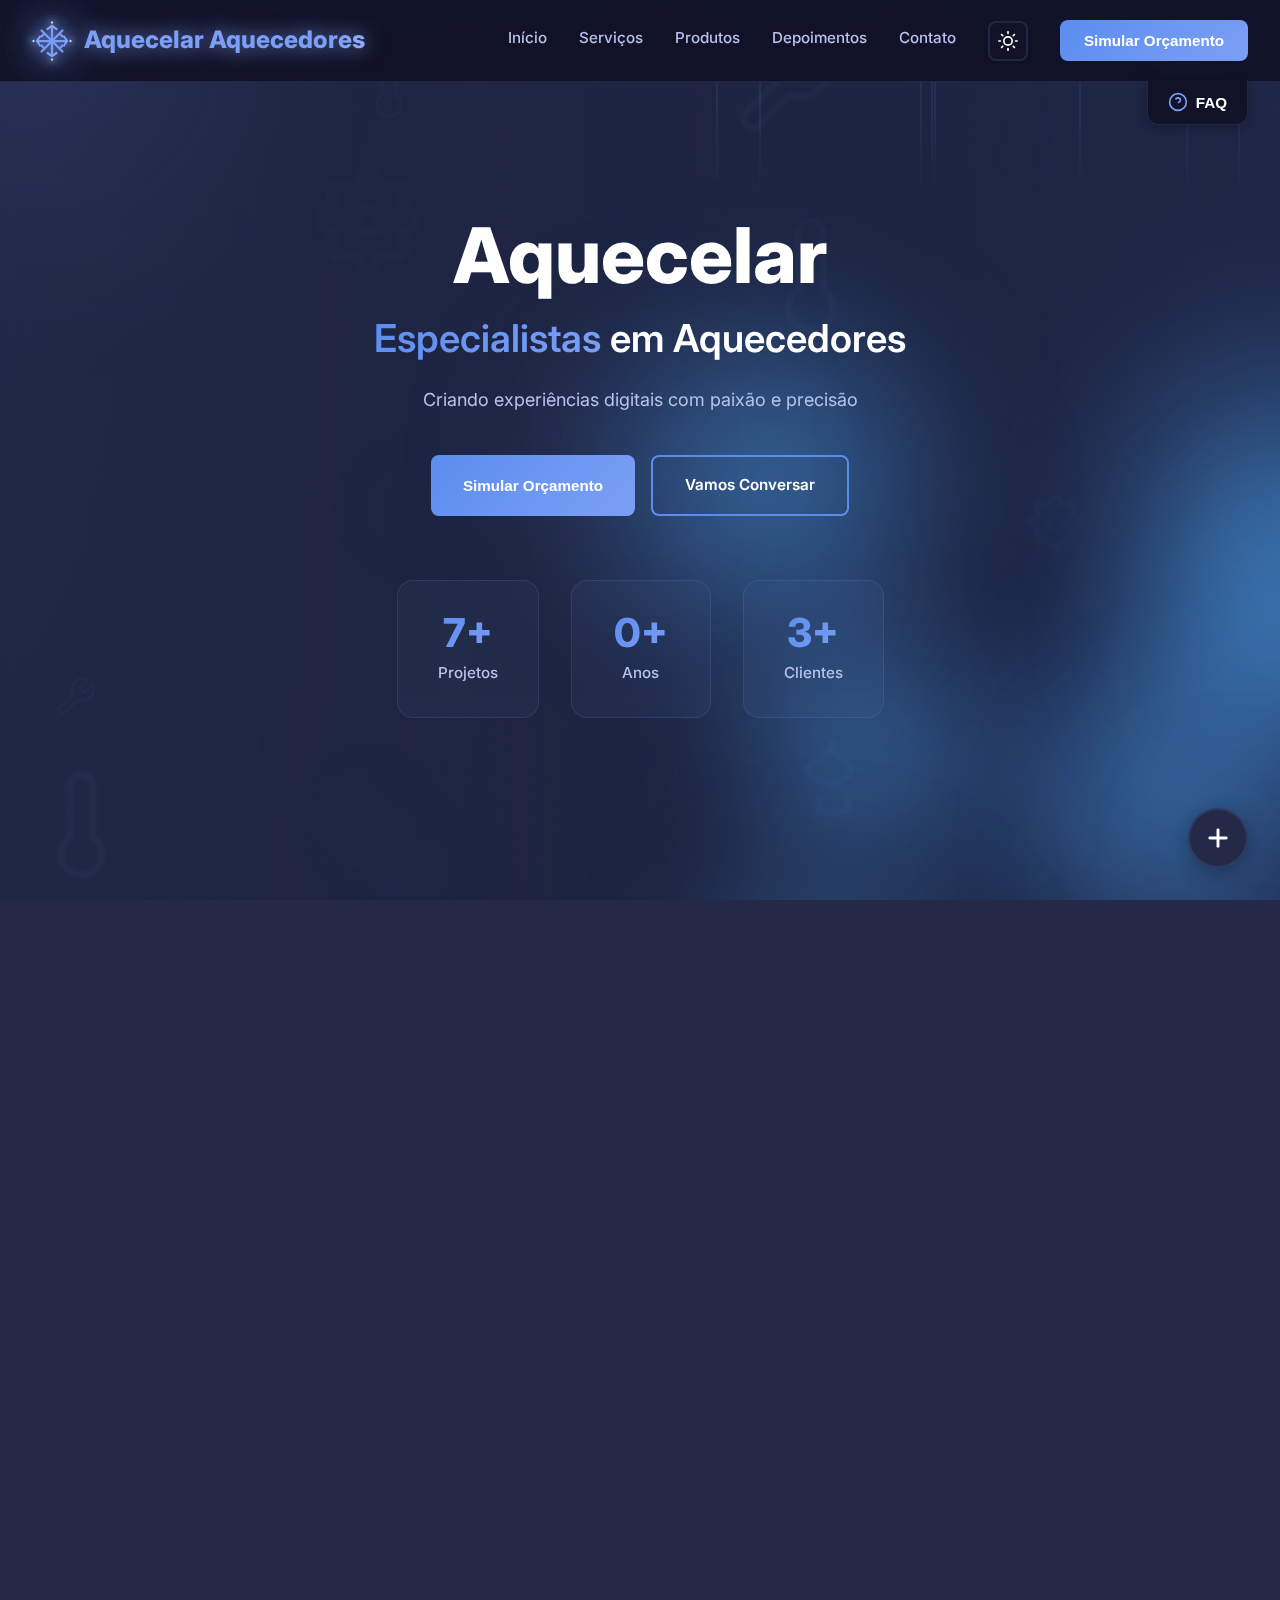
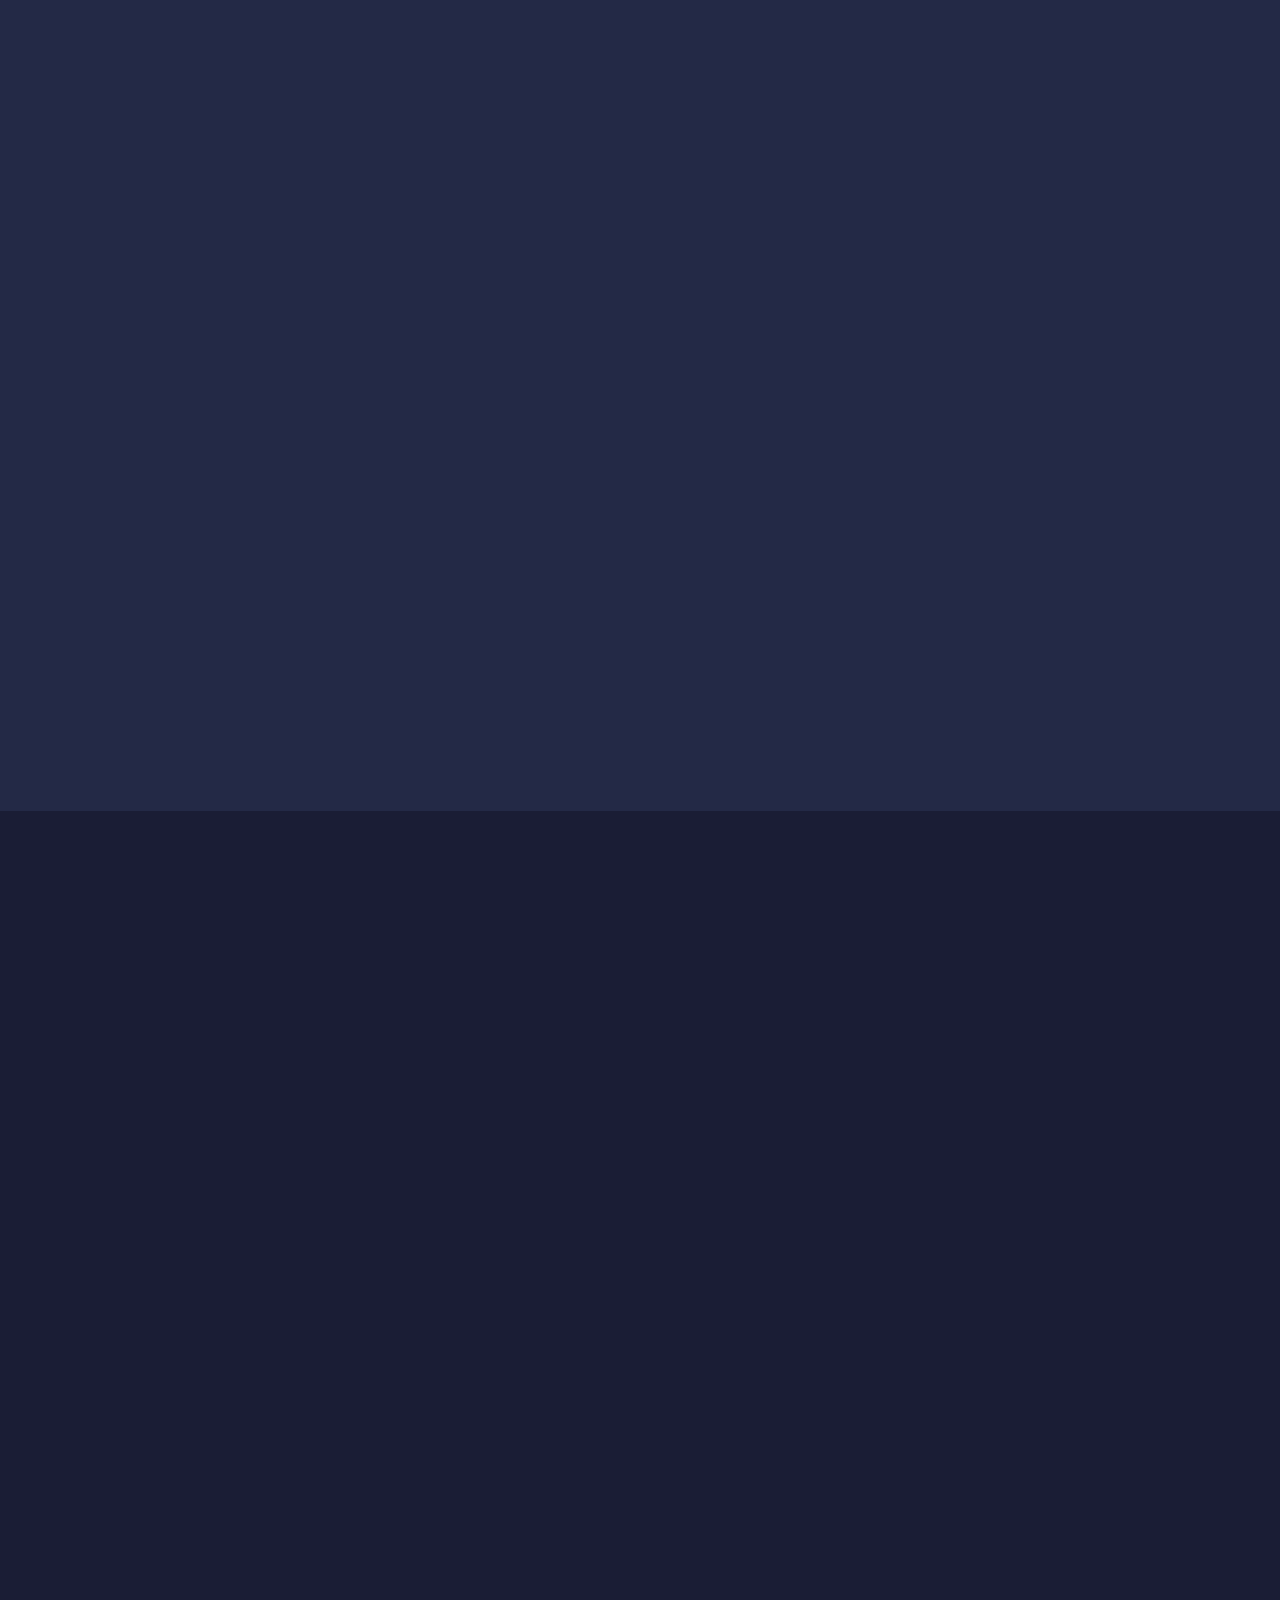
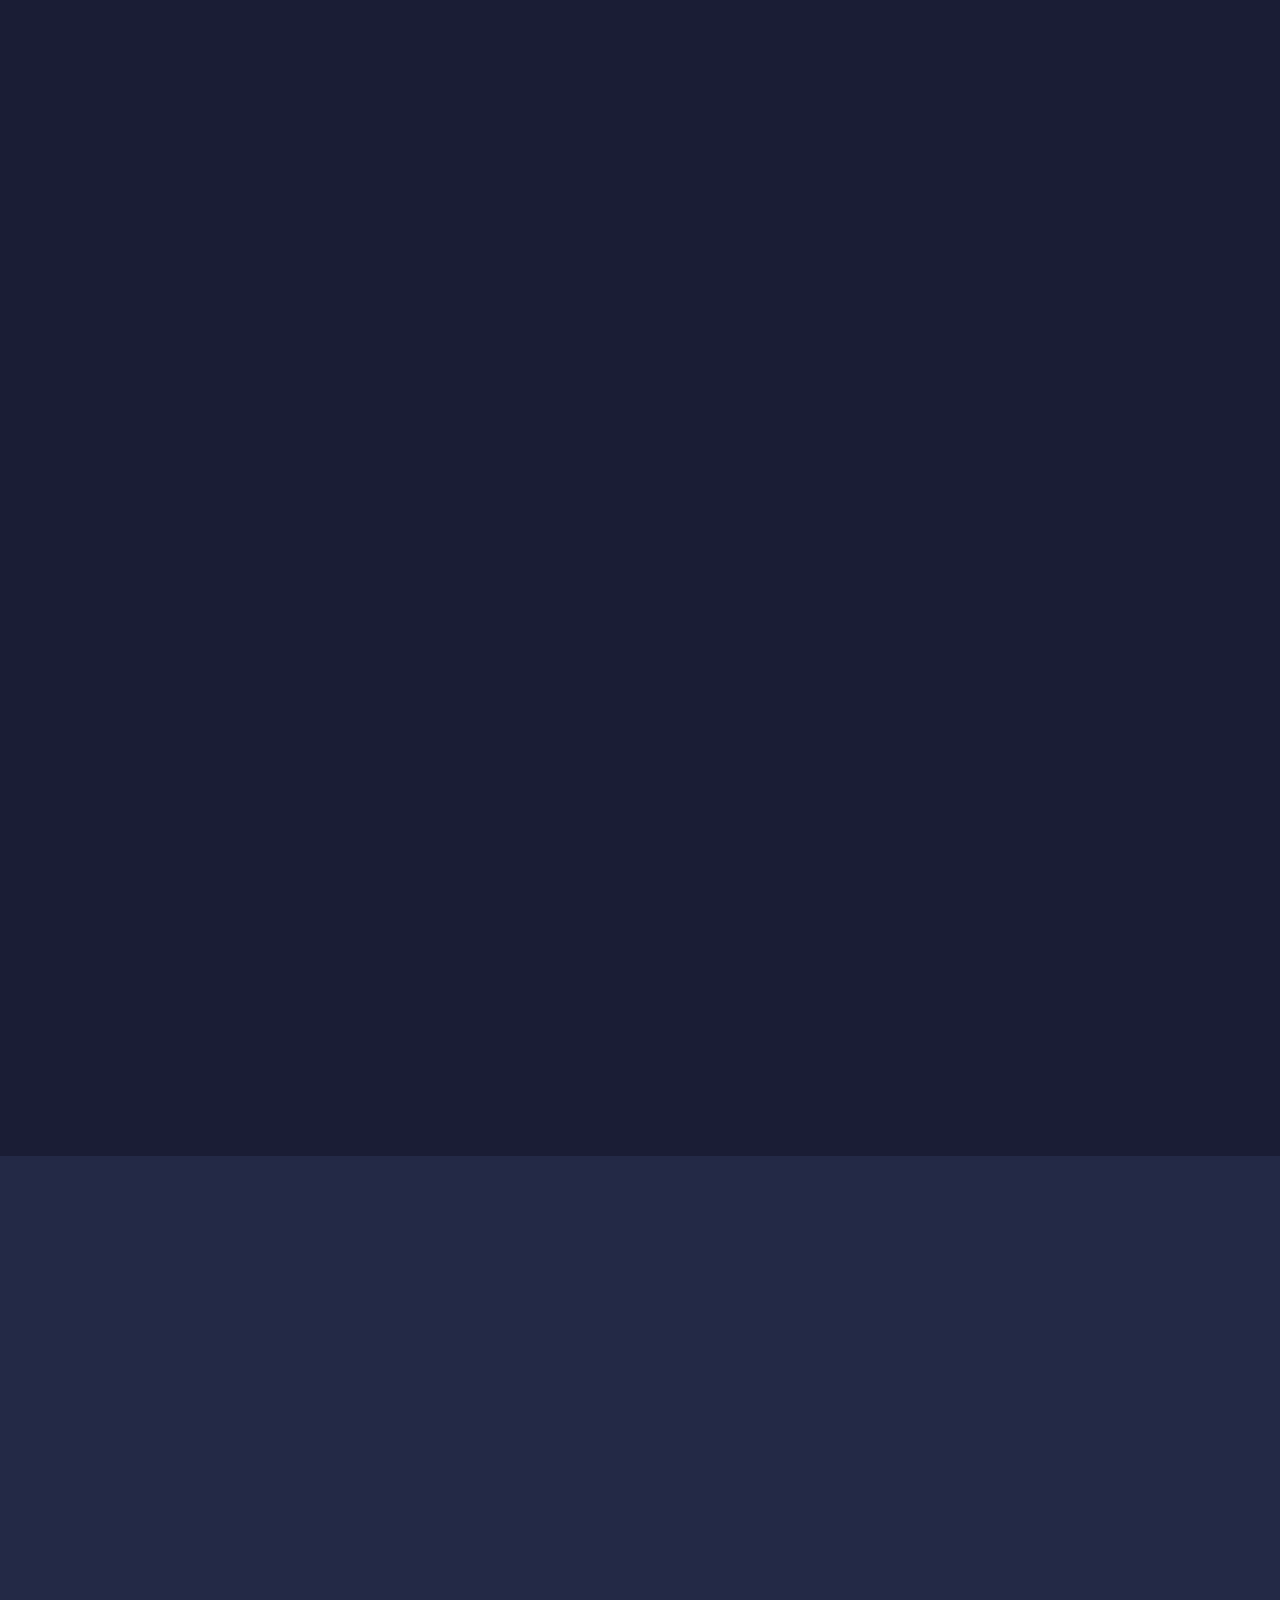
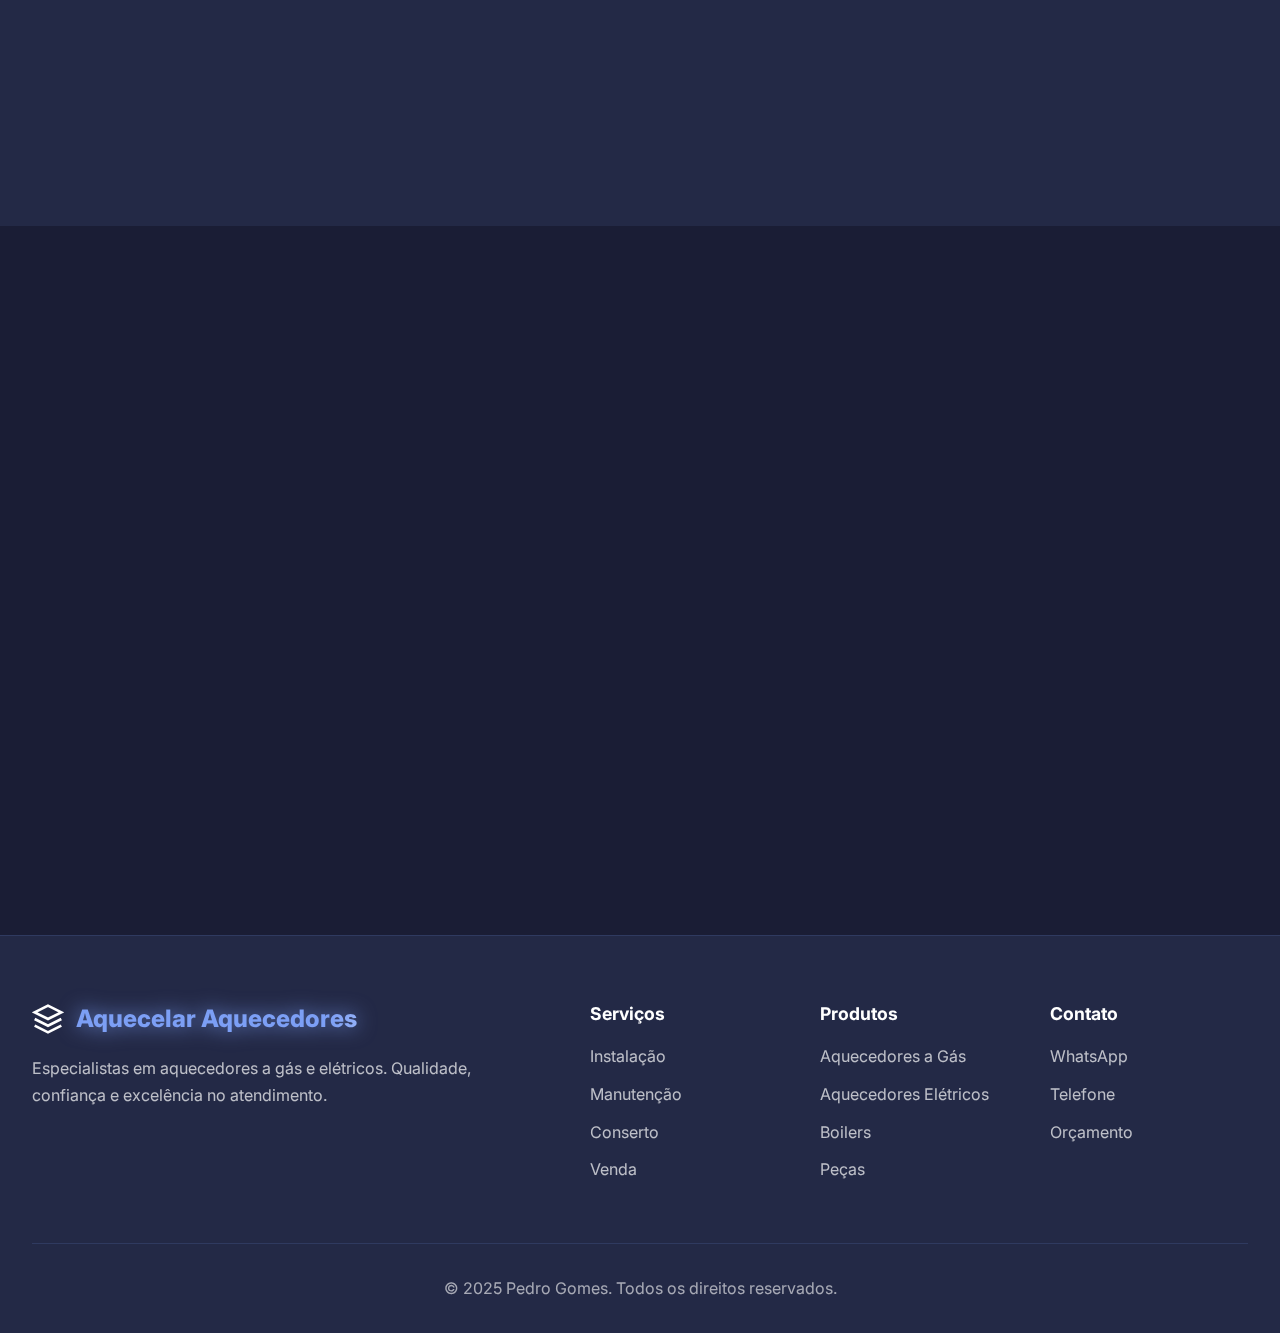
<file: projeto/index.html>
<!DOCTYPE html>
<html lang="pt-BR">
<head>
    <meta charset="UTF-8">
    <meta name="viewport" content="width=device-width, initial-scale=1.0">
    <title>Aquecelar - Especialistas em Aquecedores</title>
    <link rel="icon" type="image/svg+xml" href="favicon.svg">
    <link rel="stylesheet" href="styles.css">
    <link rel="preconnect" href="https://fonts.googleapis.com">
    <link rel="preconnect" href="https://fonts.gstatic.com" crossorigin>
    <link href="https://fonts.googleapis.com/css2?family=Inter:wght@400;500;600;700;800&display=swap" rel="stylesheet">
</head>
<body>
    <!-- Background Effects -->
    <div class="background-effects" id="bgEffects"></div>

    <!-- Navigation -->
    <nav class="navbar">
        <div class="container">
            <div class="nav-content">
                <div class="logo">
                    <div class="logo-icon">
                        <svg class="snowflake-icon" width="36" height="36" viewBox="0 0 24 24" fill="none" stroke="currentColor" stroke-width="1.5" stroke-linecap="round" stroke-linejoin="round">
                            <line x1="12" y1="2" x2="12" y2="22"/>
                            <line x1="17" y1="7" x2="7" y2="17"/>
                            <line x1="7" y1="7" x2="17" y2="17"/>
                            <line x1="2" y1="12" x2="22" y2="12"/>
                            <polyline points="15 4 12 2 9 4"/>
                            <polyline points="15 20 12 22 9 20"/>
                            <polyline points="20 9 22 12 20 15"/>
                            <polyline points="4 9 2 12 4 15"/>
                            <polyline points="19 5 17 7 19 9"/>
                            <polyline points="5 5 7 7 5 9"/>
                            <polyline points="19 15 17 17 19 19"/>
                            <polyline points="5 15 7 17 5 19"/>
                        </svg>
                        <div class="snowflake-tips">
                            <div class="tip-glow tip-top"></div>
                            <div class="tip-glow tip-right"></div>
                            <div class="tip-glow tip-bottom"></div>
                            <div class="tip-glow tip-left"></div>
                        </div>
                    </div>
                    <span>Aquecelar Aquecedores</span>
                </div>
                <div class="nav-links">
                    <a href="#inicio">Início</a>
                    <a href="#servicos">Serviços</a>
                    <a href="#catalogo">Produtos</a>
                    <a href="#depoimentos">Depoimentos</a>
                    <a href="#contato">Contato</a>
                    <button class="theme-toggle" id="themeToggle" aria-label="Alternar tema">
                        <svg class="sun-icon" width="20" height="20" viewBox="0 0 24 24" fill="none" stroke="currentColor" stroke-width="2" stroke-linecap="round" stroke-linejoin="round">
                            <circle cx="12" cy="12" r="5"/>
                            <line x1="12" y1="1" x2="12" y2="3"/>
                            <line x1="12" y1="21" x2="12" y2="23"/>
                            <line x1="4.22" y1="4.22" x2="5.64" y2="5.64"/>
                            <line x1="18.36" y1="18.36" x2="19.78" y2="19.78"/>
                            <line x1="1" y1="12" x2="3" y2="12"/>
                            <line x1="21" y1="12" x2="23" y2="12"/>
                            <line x1="4.22" y1="19.78" x2="5.64" y2="18.36"/>
                            <line x1="18.36" y1="5.64" x2="19.78" y2="4.22"/>
                        </svg>
                        <svg class="moon-icon" width="20" height="20" viewBox="0 0 24 24" fill="none" stroke="currentColor" stroke-width="2" stroke-linecap="round" stroke-linejoin="round" style="display: none;">
                            <path d="M21 12.79A9 9 0 1 1 11.21 3 7 7 0 0 0 21 12.79z"/>
                        </svg>
                    </button>
                    <button class="btn-primary" onclick="openBudgetSimulator()">Simular Orçamento</button>
                </div>
                <button class="mobile-menu-toggle" onclick="toggleMobileMenu()">
                    <span></span>
                    <span></span>
                    <span></span>
                </button>
            </div>
        </div>
    </nav>

    <!-- FAQ Button Fixed -->
    <button class="faq-fixed-btn" id="faqFixedBtn" onclick="toggleFAQ()" aria-label="FAQ">
        <svg width="20" height="20" viewBox="0 0 24 24" fill="none" stroke="currentColor" stroke-width="2">
            <circle cx="12" cy="12" r="10"/>
            <path d="M9.09 9a3 3 0 0 1 5.83 1c0 2-3 3-3 3"/>
            <line x1="12" y1="17" x2="12.01" y2="17"/>
        </svg>
        <span>FAQ</span>
    </button>

    <!-- FAQ Dropdown -->
    <div class="faq-dropdown" id="faqDropdown">
        <div class="container">
            <div class="faq-content">
                <h3>Perguntas Frequentes</h3>
                <div class="faq-items">
                    <div class="faq-item">
                        <button class="faq-question" onclick="toggleFAQItem(this)">
                            <span>Qual o prazo para instalação de um aquecedor?</span>
                            <svg width="20" height="20" viewBox="0 0 24 24" fill="none" stroke="currentColor" stroke-width="2">
                                <polyline points="6 9 12 15 18 9"/>
                            </svg>
                        </button>
                        <div class="faq-answer">
                            <p>O prazo médio é de 2 a 3 dias úteis após a visita técnica. Em casos de urgência, podemos realizar a instalação em até 24 horas.</p>
                        </div>
                    </div>
                    
                    <div class="faq-item">
                        <button class="faq-question" onclick="toggleFAQItem(this)">
                            <span>Vocês atendem em finais de semana?</span>
                            <svg width="20" height="20" viewBox="0 0 24 24" fill="none" stroke="currentColor" stroke-width="2">
                                <polyline points="6 9 12 15 18 9"/>
                            </svg>
                        </button>
                        <div class="faq-answer">
                            <p>Sim! Atendemos de segunda a sábado. Para emergências, temos atendimento 24 horas, incluindo domingos e feriados.</p>
                        </div>
                    </div>
                    
                    <div class="faq-item">
                        <button class="faq-question" onclick="toggleFAQItem(this)">
                            <span>A manutenção preventiva é realmente necessária?</span>
                            <svg width="20" height="20" viewBox="0 0 24 24" fill="none" stroke="currentColor" stroke-width="2">
                                <polyline points="6 9 12 15 18 9"/>
                            </svg>
                        </button>
                        <div class="faq-answer">
                            <p>Sim, é fundamental! A manutenção preventiva a cada 6 meses prolonga a vida útil do equipamento, garante eficiência energética e previne acidentes.</p>
                        </div>
                    </div>
                    
                    <div class="faq-item">
                        <button class="faq-question" onclick="toggleFAQItem(this)">
                            <span>Qual a garantia dos serviços?</span>
                            <svg width="20" height="20" viewBox="0 0 24 24" fill="none" stroke="currentColor" stroke-width="2">
                                <polyline points="6 9 12 15 18 9"/>
                            </svg>
                        </button>
                        <div class="faq-answer">
                            <p>Oferecemos garantia de 90 dias para todos os serviços realizados e 12 meses para instalações novas. Peças substituídas têm garantia do fabricante.</p>
                        </div>
                    </div>
                    
                    <div class="faq-item">
                        <button class="faq-question" onclick="toggleFAQItem(this)">
                            <span>Vocês trabalham com todas as marcas?</span>
                            <svg width="20" height="20" viewBox="0 0 24 24" fill="none" stroke="currentColor" stroke-width="2">
                                <polyline points="6 9 12 15 18 9"/>
                            </svg>
                        </button>
                        <div class="faq-answer">
                            <p>Sim! Somos especializados em todas as marcas: Rinnai, Lorenzetti, Bosch, Komeco, Orbis e outras. Nossa equipe é treinada e certificada.</p>
                        </div>
                    </div>
                </div>
            </div>
        </div>
    </div>

    <!-- Hero Section -->
    <section id="inicio" class="hero">
        <div class="hero-background">
            <div class="gradient-orb orb-1"></div>
            <div class="gradient-orb orb-2"></div>
            <div class="gradient-orb orb-3"></div>
        </div>
        <div class="container">
            <div class="hero-content">
                <h1 class="hero-title">
                    Aquecelar
                </h1>
                <p class="hero-subtitle">
                    <span class="gradient-text">Especialistas</span> em Aquecedores
                </p>
                <p class="hero-description">
                    Criando experiências digitais com paixão e precisão
                </p>
                <div class="hero-cta">
                    <button class="btn-primary btn-large" onclick="openBudgetSimulator()">
                        Simular Orçamento
                    </button>
                    <a href="https://wa.me/5511974032100" class="btn-secondary btn-large" target="_blank">
                        Vamos Conversar
                    </a>
                </div>
                <div class="hero-stats">
                    <div class="stat-item">
                        <div class="stat-number" data-target="100">0</div>
                        <div class="stat-label">Projetos</div>
                    </div>
                    <div class="stat-item">
                        <div class="stat-number" data-target="5">0</div>
                        <div class="stat-label">Anos</div>
                    </div>
                    <div class="stat-item">
                        <div class="stat-number" data-target="50">0</div>
                        <div class="stat-label">Clientes</div>
                    </div>
                </div>
            </div>
        </div>
    </section>

    <!-- Services Section -->
    <section id="servicos" class="services">
        <div class="container">
            <div class="section-header reveal">
                <h2 class="section-title">Nossos <span class="gradient-text">Serviços</span></h2>
                <p class="section-description">Soluções completas para todas as suas necessidades</p>
            </div>
            
            <div class="services-showcase">
                <!-- Skills Orbit -->
                <div class="skills-orbit reveal-left">
                <div class="orbit-center">
                    <svg width="60" height="60" viewBox="0 0 24 24" fill="none" stroke="currentColor" stroke-width="1.5" stroke-linecap="round" stroke-linejoin="round">
                        <line x1="12" y1="2" x2="12" y2="22"/>
                        <line x1="17" y1="7" x2="7" y2="17"/>
                        <line x1="7" y1="7" x2="17" y2="17"/>
                        <line x1="2" y1="12" x2="22" y2="12"/>
                        <polyline points="15 4 12 2 9 4"/>
                        <polyline points="15 20 12 22 9 20"/>
                        <polyline points="20 9 22 12 20 15"/>
                        <polyline points="4 9 2 12 4 15"/>
                        <polyline points="19 5 17 7 19 9"/>
                        <polyline points="5 5 7 7 5 9"/>
                        <polyline points="19 15 17 17 19 19"/>
                        <polyline points="5 15 7 17 5 19"/>
                    </svg>
                </div>
                <div class="orbit-ring"></div>
                <div class="orbit-item" data-skill="instalacao" style="--angle: 0deg;">
                    <svg width="32" height="32" viewBox="0 0 24 24" fill="none" stroke="currentColor" stroke-width="2">
                        <path d="M3 9l9-7 9 7v11a2 2 0 0 1-2 2H5a2 2 0 0 1-2-2z"/>
                    </svg>
                    <span>Instalação</span>
                </div>
                <div class="orbit-item" data-skill="manutencao" style="--angle: 72deg;">
                    <svg width="32" height="32" viewBox="0 0 24 24" fill="none" stroke="currentColor" stroke-width="2">
                        <path d="M14.7 6.3a1 1 0 0 0 0 1.4l1.6 1.6a1 1 0 0 0 1.4 0l3.77-3.77a6 6 0 0 1-7.94 7.94l-6.91 6.91a2.12 2.12 0 0 1-3-3l6.91-6.91a6 6 0 0 1 7.94-7.94l-3.76 3.76z"/>
                    </svg>
                    <span>Manutenção</span>
                </div>
                <div class="orbit-item" data-skill="conserto" style="--angle: 144deg;">
                    <svg width="32" height="32" viewBox="0 0 24 24" fill="none" stroke="currentColor" stroke-width="2">
                        <circle cx="12" cy="12" r="10"/>
                        <polyline points="12 6 12 12 16 14"/>
                    </svg>
                    <span>Conserto</span>
                </div>
                <div class="orbit-item" data-skill="venda" style="--angle: 216deg;">
                    <svg width="32" height="32" viewBox="0 0 24 24" fill="none" stroke="currentColor" stroke-width="2">
                        <rect x="2" y="7" width="20" height="14" rx="2" ry="2"/>
                    </svg>
                    <span>Venda</span>
                </div>
                <div class="orbit-item" data-skill="emergencia" style="--angle: 288deg;">
                    <svg width="32" height="32" viewBox="0 0 24 24" fill="none" stroke="currentColor" stroke-width="2">
                        <path d="M13 2L3 14h8l-1 8 10-12h-8l1-8z"/>
                    </svg>
                    <span>Emergência</span>
                </div>
                </div>
                
                <!-- Service Details -->
                <div class="service-details">
                    <div class="service-detail-card reveal-right">
                        <h3>Excelência em Aquecimento</h3>
                        <p>Sistemas modernos de aquecimento, instalação profissional e manutenção preventiva de alta qualidade</p>
                        <div class="progress-bar">
                            <div class="progress-fill" style="--progress-width: 95%; --progress-delay: 1.2s"></div>
                        </div>
                    </div>
                    
                    <div class="service-detail-card reveal-right">
                        <h3>Assistência Completa</h3>
                        <p>Desenvolvimento de soluções personalizadas desde diagnóstico até instalação final</p>
                        <div class="progress-bar">
                            <div class="progress-fill" style="--progress-width: 98%; --progress-delay: 0.3s"></div>
                        </div>
                    </div>
                    
                    <div class="service-detail-card reveal-right">
                        <h3>Qualidade & Garantia</h3>
                        <p>Atendimento rápido e experiências perfeitas em todos os dispositivos e situações</p>
                        <div class="progress-bar">
                            <div class="progress-fill" style="--progress-width: 92%; --progress-delay: 0.7s"></div>
                        </div>
                    </div>
                </div>
            </div>
            
            <div class="services-grid">
                <div class="service-card reveal">
                    <div class="service-icon">
                        <svg width="40" height="40" viewBox="0 0 24 24" fill="none" stroke="currentColor" stroke-width="2">
                            <path d="M3 9l9-7 9 7v11a2 2 0 0 1-2 2H5a2 2 0 0 1-2-2z"/>
                            <polyline points="9 22 9 12 15 12 15 22"/>
                        </svg>
                    </div>
                    <h3 class="service-title">Instalação</h3>
                    <p class="service-description">Instalação profissional de aquecedores a gás e elétricos. Garantia de segurança e eficiência.</p>
                    <ul class="service-features">
                        <li>Análise do local</li>
                        <li>Instalação certificada</li>
                        <li>Testes de segurança</li>
                        <li>Garantia de 12 meses</li>
                    </ul>
                </div>
                <div class="service-card featured reveal">
                    <div class="featured-badge">Mais Procurado</div>
                    <div class="service-icon">
                        <svg width="40" height="40" viewBox="0 0 24 24" fill="none" stroke="currentColor" stroke-width="2">
                            <path d="M14.7 6.3a1 1 0 0 0 0 1.4l1.6 1.6a1 1 0 0 0 1.4 0l3.77-3.77a6 6 0 0 1-7.94 7.94l-6.91 6.91a2.12 2.12 0 0 1-3-3l6.91-6.91a6 6 0 0 1 7.94-7.94l-3.76 3.76z"/>
                        </svg>
                    </div>
                    <h3 class="service-title">Manutenção</h3>
                    <p class="service-description">Manutenção preventiva e corretiva. Evite problemas e prolongue a vida útil do seu equipamento.</p>
                    <ul class="service-features">
                        <li>Limpeza completa</li>
                        <li>Troca de peças</li>
                        <li>Regulagem e testes</li>
                        <li>Relatório técnico</li>
                    </ul>
                </div>
                <div class="service-card reveal">
                    <div class="service-icon">
                        <svg width="40" height="40" viewBox="0 0 24 24" fill="none" stroke="currentColor" stroke-width="2">
                            <circle cx="12" cy="12" r="10"/>
                            <polyline points="12 6 12 12 16 14"/>
                        </svg>
                    </div>
                    <h3 class="service-title">Conserto</h3>
                    <p class="service-description">Diagnóstico preciso e conserto rápido. Atendemos todas as marcas e modelos.</p>
                    <ul class="service-features">
                        <li>Diagnóstico gratuito</li>
                        <li>Peças originais</li>
                        <li>Atendimento 24h</li>
                        <li>Garantia do serviço</li>
                    </ul>
                </div>
                <div class="service-card reveal">
                    <div class="service-icon">
                        <svg width="40" height="40" viewBox="0 0 24 24" fill="none" stroke="currentColor" stroke-width="2">
                            <rect x="2" y="7" width="20" height="14" rx="2" ry="2"/>
                            <path d="M16 21V5a2 2 0 0 0-2-2h-4a2 2 0 0 0-2 2v16"/>
                        </svg>
                    </div>
                    <h3 class="service-title">Venda</h3>
                    <p class="service-description">Aquecedores novos das melhores marcas. Preços competitivos e condições especiais.</p>
                    <ul class="service-features">
                        <li>Todas as marcas</li>
                        <li>Garantia de fábrica</li>
                        <li>Parcelamento</li>
                        <li>Instalação inclusa</li>
                    </ul>
                </div>
            </div>
        </div>
    </section>

    <!-- Catalog Section -->
    <section id="catalogo" class="catalog">
        <div class="container">
            <div class="section-header reveal">
                <h2 class="section-title">Nosso <span class="gradient-text">Trabalho</span></h2>
                <p class="section-description">Aquecedores de alta qualidade para todas as necessidades</p>
            </div>
            <div class="catalog-grid">
                <div class="catalog-item reveal-scale">
                    <div class="catalog-image">
                        <img src="imagens/24ab08ea-1997-41ce-9f8d-63b11839156e.jpeg" alt="Instalação Profissional">
                        <div class="catalog-badge">Destaque</div>
                    </div>
                    <div class="catalog-content">
                        <h3 class="catalog-title">Instalação Profissional</h3>
                        <p class="catalog-description">Nossos técnicos especializados garantem instalações seguras e eficientes, seguindo todas as normas técnicas.</p>
                        <button class="btn-catalog" onclick="openBudgetSimulator()">Simular Orçamento</button>
                    </div>
                </div>
                
                <div class="catalog-item reveal-scale">
                    <div class="catalog-image">
                        <img src="imagens/613fe944-d6b2-4871-9f8b-1fd50615791f.jpeg" alt="Manutenção Preventiva">
                        <div class="catalog-badge cyan">Qualidade</div>
                    </div>
                    <div class="catalog-content">
                        <h3 class="catalog-title">Manutenção Preventiva</h3>
                        <p class="catalog-description">Realizamos manutenções periódicas para garantir o funcionamento perfeito e prolongar a vida útil do seu equipamento.</p>
                        <button class="btn-catalog" onclick="openBudgetSimulator()">Simular Orçamento</button>
                    </div>
                </div>
                
                <div class="catalog-item reveal-scale">
                    <div class="catalog-image">
                        <img src="imagens/75e81e2c-87a9-4974-9ac1-85c1a52549b1.jpeg" alt="Trabalho de Excelência">
                        <div class="catalog-badge">Profissional</div>
                    </div>
                    <div class="catalog-content">
                        <h3 class="catalog-title">Trabalho de Excelência</h3>
                        <p class="catalog-description">Cada projeto é executado com máxima atenção aos detalhes, garantindo resultados que superam expectativas.</p>
                        <button class="btn-catalog" onclick="openBudgetSimulator()">Simular Orçamento</button>
                    </div>
                </div>
                
                <div class="catalog-item reveal-scale">
                    <div class="catalog-image">
                        <img src="imagens/IMG_2984.jpeg" alt="Equipamentos Modernos">
                    </div>
                    <div class="catalog-content">
                        <h3 class="catalog-title">Equipamentos Modernos</h3>
                        <p class="catalog-description">Utilizamos ferramentas e equipamentos de última geração para garantir serviços rápidos e precisos.</p>
                        <button class="btn-catalog" onclick="openBudgetSimulator()">Simular Orçamento</button>
                    </div>
                </div>
                
                <div class="catalog-item reveal-scale">
                    <div class="catalog-image">
                        <img src="imagens/a65f6aed-dccd-4acf-baec-4f201df486f8.jpeg" alt="Atendimento Personalizado">
                        <div class="catalog-badge">Diferencial</div>
                    </div>
                    <div class="catalog-content">
                        <h3 class="catalog-title">Atendimento Personalizado</h3>
                        <p class="catalog-description">Cada cliente recebe soluções customizadas, adaptadas às suas necessidades específicas e orçamento.</p>
                        <button class="btn-catalog" onclick="openBudgetSimulator()">Simular Orçamento</button>
                    </div>
                </div>
                
                <div class="catalog-item reveal-scale">
                    <div class="catalog-image">
                        <img src="imagens/b251da10-28e1-47a3-b170-2eb68561b4dd.jpeg" alt="Compromisso com Qualidade">
                        <div class="catalog-badge cyan">Garantia</div>
                    </div>
                    <div class="catalog-content">
                        <h3 class="catalog-title">Compromisso com Qualidade</h3>
                        <p class="catalog-description">Nossa reputação é construída sobre anos de trabalho impecável e clientes 100% satisfeitos.</p>
                        <button class="btn-catalog" onclick="openBudgetSimulator()">Simular Orçamento</button>
                    </div>
                </div>
                
                <div class="catalog-item reveal-scale">
                    <div class="catalog-image">
                        <img src="imagens/b54e2f9b-0bb2-47ca-9327-274a70b31006.jpeg" alt="Experiência Comprovada">
                        <div class="catalog-badge">Confiança</div>
                    </div>
                    <div class="catalog-content">
                        <h3 class="catalog-title">Experiência Comprovada</h3>
                        <p class="catalog-description">Anos de experiência no mercado nos tornam referência em instalação e manutenção de aquecedores.</p>
                        <button class="btn-catalog" onclick="openBudgetSimulator()">Simular Orçamento</button>
                    </div>
                </div>
                
                <div class="catalog-item reveal-scale">
                    <div class="catalog-image">
                        <img src="imagens/bf2820fb-f9c5-46e8-b6a7-e67ccd2326d0.jpeg" alt="Resultados Garantidos">
                        <div class="catalog-badge">Excelência</div>
                    </div>
                    <div class="catalog-content">
                        <h3 class="catalog-title">Resultados Garantidos</h3>
                        <p class="catalog-description">Oferecemos garantia em todos os nossos serviços, demonstrando confiança na qualidade do nosso trabalho.</p>
                        <button class="btn-catalog" onclick="openBudgetSimulator()">Simular Orçamento</button>
                    </div>
                </div>
            </div>
        </div>
    </section>

    <!-- Testimonials Section -->
    <section id="depoimentos" class="testimonials">
        <div class="container">
            <div class="section-header reveal">
                <h2 class="section-title">O Que Dizem <span class="gradient-text">Nossos Clientes</span></h2>
                <p class="section-description">Depoimentos reais de quem confia no nosso trabalho</p>
            </div>
            <div class="testimonials-grid">
                <div class="testimonial-card reveal-left">
                    <div class="testimonial-rating">
                        <svg width="20" height="20" viewBox="0 0 24 24" fill="currentColor">
                            <polygon points="12 2 15.09 8.26 22 9.27 17 14.14 18.18 21.02 12 17.77 5.82 21.02 7 14.14 2 9.27 8.91 8.26 12 2"/>
                        </svg>
                        <svg width="20" height="20" viewBox="0 0 24 24" fill="currentColor">
                            <polygon points="12 2 15.09 8.26 22 9.27 17 14.14 18.18 21.02 12 17.77 5.82 21.02 7 14.14 2 9.27 8.91 8.26 12 2"/>
                        </svg>
                        <svg width="20" height="20" viewBox="0 0 24 24" fill="currentColor">
                            <polygon points="12 2 15.09 8.26 22 9.27 17 14.14 18.18 21.02 12 17.77 5.82 21.02 7 14.14 2 9.27 8.91 8.26 12 2"/>
                        </svg>
                        <svg width="20" height="20" viewBox="0 0 24 24" fill="currentColor">
                            <polygon points="12 2 15.09 8.26 22 9.27 17 14.14 18.18 21.02 12 17.77 5.82 21.02 7 14.14 2 9.27 8.91 8.26 12 2"/>
                        </svg>
                        <svg width="20" height="20" viewBox="0 0 24 24" fill="currentColor">
                            <polygon points="12 2 15.09 8.26 22 9.27 17 14.14 18.18 21.02 12 17.77 5.82 21.02 7 14.14 2 9.27 8.91 8.26 12 2"/>
                        </svg>
                    </div>
                    <p class="testimonial-text">"Excelente atendimento! Resolveram meu problema com o aquecedor a gás em menos de 2 horas. Muito profissionais e preço justo."</p>
                    <div class="testimonial-author">
                        <div class="author-avatar">M</div>
                        <div>
                            <div class="author-name">Maria Silva</div>
                            <div class="author-title">Cliente Residencial</div>
                        </div>
                    </div>
                </div>
                <div class="testimonial-card reveal">
                    <div class="testimonial-rating">
                        <svg width="20" height="20" viewBox="0 0 24 24" fill="currentColor">
                            <polygon points="12 2 15.09 8.26 22 9.27 17 14.14 18.18 21.02 12 17.77 5.82 21.02 7 14.14 2 9.27 8.91 8.26 12 2"/>
                        </svg>
                        <svg width="20" height="20" viewBox="0 0 24 24" fill="currentColor">
                            <polygon points="12 2 15.09 8.26 22 9.27 17 14.14 18.18 21.02 12 17.77 5.82 21.02 7 14.14 2 9.27 8.91 8.26 12 2"/>
                        </svg>
                        <svg width="20" height="20" viewBox="0 0 24 24" fill="currentColor">
                            <polygon points="12 2 15.09 8.26 22 9.27 17 14.14 18.18 21.02 12 17.77 5.82 21.02 7 14.14 2 9.27 8.91 8.26 12 2"/>
                        </svg>
                        <svg width="20" height="20" viewBox="0 0 24 24" fill="currentColor">
                            <polygon points="12 2 15.09 8.26 22 9.27 17 14.14 18.18 21.02 12 17.77 5.82 21.02 7 14.14 2 9.27 8.91 8.26 12 2"/>
                        </svg>
                        <svg width="20" height="20" viewBox="0 0 24 24" fill="currentColor">
                            <polygon points="12 2 15.09 8.26 22 9.27 17 14.14 18.18 21.02 12 17.77 5.82 21.02 7 14.14 2 9.27 8.91 8.26 12 2"/>
                        </svg>
                    </div>
                    <p class="testimonial-text">"Compramos um boiler novo e a instalação foi impecável. Equipe pontual, limpa e muito educada. Super recomendo!"</p>
                    <div class="testimonial-author">
                        <div class="author-avatar">J</div>
                        <div>
                            <div class="author-name">João Santos</div>
                            <div class="author-title">Cliente Residencial</div>
                        </div>
                    </div>
                </div>
                <div class="testimonial-card reveal-right">
                    <div class="testimonial-rating">
                        <svg width="20" height="20" viewBox="0 0 24 24" fill="currentColor">
                            <polygon points="12 2 15.09 8.26 22 9.27 17 14.14 18.18 21.02 12 17.77 5.82 21.02 7 14.14 2 9.27 8.91 8.26 12 2"/>
                        </svg>
                        <svg width="20" height="20" viewBox="0 0 24 24" fill="currentColor">
                            <polygon points="12 2 15.09 8.26 22 9.27 17 14.14 18.18 21.02 12 17.77 5.82 21.02 7 14.14 2 9.27 8.91 8.26 12 2"/>
                        </svg>
                        <svg width="20" height="20" viewBox="0 0 24 24" fill="currentColor">
                            <polygon points="12 2 15.09 8.26 22 9.27 17 14.14 18.18 21.02 12 17.77 5.82 21.02 7 14.14 2 9.27 8.91 8.26 12 2"/>
                        </svg>
                        <svg width="20" height="20" viewBox="0 0 24 24" fill="currentColor">
                            <polygon points="12 2 15.09 8.26 22 9.27 17 14.14 18.18 21.02 12 17.77 5.82 21.02 7 14.14 2 9.27 8.91 8.26 12 2"/>
                        </svg>
                        <svg width="20" height="20" viewBox="0 0 24 24" fill="currentColor">
                            <polygon points="12 2 15.09 8.26 22 9.27 17 14.14 18.18 21.02 12 17.77 5.82 21.02 7 14.14 2 9.27 8.91 8.26 12 2"/>
                        </svg>
                    </div>
                    <p class="testimonial-text">"Atendimento de emergência no fim de semana. Chegaram rápido e resolveram o problema. Empresa de confiança!"</p>
                    <div class="testimonial-author">
                        <div class="author-avatar">P</div>
                        <div>
                            <div class="author-name">Paula Oliveira</div>
                            <div class="author-title">Cliente Comercial</div>
                        </div>
                    </div>
                </div>
            </div>
        </div>
    </section>

    <!-- Contact Section -->
    <section id="contato" class="contact">
        <div class="container">
            <div class="contact-content">
                <div class="contact-info reveal-left">
                    <h2 class="section-title">Entre em <span class="gradient-text">Contato</span></h2>
                    <p class="contact-description">Estamos prontos para atender você. Fale conosco agora!</p>
                    <div class="contact-methods">
                        <a href="https://wa.me/5511974032100" class="contact-method" target="_blank">
                            <div class="method-icon">
                                <svg width="24" height="24" viewBox="0 0 24 24" fill="currentColor">
                                    <path d="M17.472 14.382c-.297-.149-1.758-.867-2.03-.967-.273-.099-.471-.148-.67.15-.197.297-.767.966-.94 1.164-.173.199-.347.223-.644.075-.297-.15-1.255-.463-2.39-1.475-.883-.788-1.48-1.761-1.653-2.059-.173-.297-.018-.458.13-.606.134-.133.298-.347.446-.52.149-.174.198-.298.298-.497.099-.198.05-.371-.025-.52-.075-.149-.669-1.612-.916-2.207-.242-.579-.487-.5-.669-.51-.173-.008-.371-.01-.57-.01-.198 0-.52.074-.792.372-.272.297-1.04 1.016-1.04 2.479 0 1.462 1.065 2.875 1.213 3.074.149.198 2.096 3.2 5.077 4.487.709.306 1.262.489 1.694.625.712.227 1.36.195 1.871.118.571-.085 1.758-.719 2.006-1.413.248-.694.248-1.289.173-1.413-.074-.124-.272-.198-.57-.347m-5.421 7.403h-.004a9.87 9.87 0 01-5.031-1.378l-.361-.214-3.741.982.998-3.648-.235-.374a9.86 9.86 0 01-1.51-5.26c.001-5.45 4.436-9.884 9.888-9.884 2.64 0 5.122 1.03 6.988 2.898a9.825 9.825 0 012.893 6.994c-.003 5.45-4.437 9.884-9.885 9.884m8.413-18.297A11.815 11.815 0 0012.05 0C5.495 0 .16 5.335.157 11.892c0 2.096.547 4.142 1.588 5.945L.057 24l6.305-1.654a11.882 11.882 0 005.683 1.448h.005c6.554 0 11.89-5.335 11.893-11.893a11.821 11.821 0 00-3.48-8.413Z"/>
                                </svg>
                            </div>
                            <div>
                                <div class="method-label">WhatsApp</div>
                                <div class="method-value">(11) 97403-2100</div>
                            </div>
                        </a>
                        <div class="contact-method">
                            <div class="method-icon">
                                <svg width="24" height="24" viewBox="0 0 24 24" fill="none" stroke="currentColor" stroke-width="2">
                                    <path d="M22 16.92v3a2 2 0 0 1-2.18 2 19.79 19.79 0 0 1-8.63-3.07 19.5 19.5 0 0 1-6-6 19.79 19.79 0 0 1-3.07-8.67A2 2 0 0 1 4.11 2h3a2 2 0 0 1 2 1.72 12.84 12.84 0 0 0 .7 2.81 2 2 0 0 1-.45 2.11L8.09 9.91a16 16 0 0 0 6 6l1.27-1.27a2 2 0 0 1 2.11-.45 12.84 12.84 0 0 0 2.81.7A2 2 0 0 1 22 16.92z"/>
                                </svg>
                            </div>
                            <div>
                                <div class="method-label">Telefone</div>
                                <div class="method-value">(11) 97403-2100</div>
                            </div>
                        </div>
                        <div class="contact-method">
                            <div class="method-icon">
                                <svg width="24" height="24" viewBox="0 0 24 24" fill="none" stroke="currentColor" stroke-width="2">
                                    <circle cx="12" cy="12" r="10"/>
                                    <polyline points="12 6 12 12 16 14"/>
                                </svg>
                            </div>
                            <div>
                                <div class="method-label">Horário</div>
                                <div class="method-value">24 horas / 7 dias</div>
                            </div>
                        </div>
                    </div>
                </div>
                <div class="contact-cta reveal-right">
                    <div class="cta-card">
                        <h3>Atendimento de Emergência</h3>
                        <p>Problemas urgentes? Entre em contato agora e receba atendimento prioritário!</p>
                        <a href="https://wa.me/5511974032100?text=Olá! Preciso de atendimento de emergência." class="btn-primary btn-large" target="_blank">
                            Emergência WhatsApp
                        </a>
                    </div>
                </div>
            </div>
        </div>
    </section>

    <!-- Footer -->
    <footer class="footer">
        <div class="container">
            <div class="footer-content">
                <div class="footer-brand">
                    <div class="logo">
                        <svg width="32" height="32" viewBox="0 0 24 24" fill="none" stroke="currentColor" stroke-width="2">
                            <path d="M12 2L2 7l10 5 10-5-10-5z"/>
                            <path d="M2 17l10 5 10-5"/>
                            <path d="M2 12l10 5 10-5"/>
                        </svg>
                        <span>Aquecelar Aquecedores</span>
                    </div>
                    <p class="footer-description">Especialistas em aquecedores a gás e elétricos. Qualidade, confiança e excelência no atendimento.</p>
                </div>
                <div class="footer-links">
                    <div class="footer-column">
                        <h4>Serviços</h4>
                        <a href="#servicos">Instalação</a>
                        <a href="#servicos">Manutenção</a>
                        <a href="#servicos">Conserto</a>
                        <a href="#catalogo">Venda</a>
                    </div>
                    <div class="footer-column">
                        <h4>Produtos</h4>
                        <a href="#catalogo">Aquecedores a Gás</a>
                        <a href="#catalogo">Aquecedores Elétricos</a>
                        <a href="#catalogo">Boilers</a>
                        <a href="#catalogo">Peças</a>
                    </div>
                    <div class="footer-column">
                        <h4>Contato</h4>
                        <a href="https://wa.me/5511974032100" target="_blank">WhatsApp</a>
                        <a href="tel:+5511974032100">Telefone</a>
                        <a href="#" onclick="openBudgetSimulator(); return false;">Orçamento</a>
                    </div>
                </div>
            </div>
            <div class="footer-bottom">
                <p>&copy; 2025 Pedro Gomes. Todos os direitos reservados.</p>
            </div>
        </div>
    </footer>

    <!-- Budget Simulator Modal -->
    <div id="budgetModal" class="modal">
        <div class="modal-overlay" onclick="closeBudgetSimulator()"></div>
        <div class="modal-content">
            <button class="modal-close" onclick="closeBudgetSimulator()">
                <svg width="24" height="24" viewBox="0 0 24 24" fill="none" stroke="currentColor" stroke-width="2">
                    <line x1="18" y1="6" x2="6" y2="18"/>
                    <line x1="6" y1="6" x2="18" y2="18"/>
                </svg>
            </button>
            
            <!-- Step 1: Service Selection -->
            <div id="step1" class="modal-step active">
                <h2 class="modal-title">Selecione o <span class="gradient-text">Serviço</span></h2>
                <p class="modal-description">Escolha o tipo de serviço que você precisa</p>
                <div class="service-options">
                    <button class="service-option" onclick="selectService('Instalação de Aquecedor a Gás')">
                        <div class="option-icon">
                            <svg width="40" height="40" viewBox="0 0 24 24" fill="none" stroke="currentColor" stroke-width="2">
                                <path d="M3 9l9-7 9 7v11a2 2 0 0 1-2 2H5a2 2 0 0 1-2-2z"/>
                                <polyline points="9 22 9 12 15 12 15 22"/>
                            </svg>
                        </div>
                        <h3>Aquecedor a Gás</h3>
                        <p>Instalação, manutenção ou conserto</p>
                    </button>
                    <button class="service-option" onclick="selectService('Instalação de Aquecedor Elétrico')">
                        <div class="option-icon cyan">
                            <svg width="40" height="40" viewBox="0 0 24 24" fill="none" stroke="currentColor" stroke-width="2">
                                <polyline points="23 6 13.5 15.5 8.5 10.5 1 18"/>
                                <polyline points="17 6 23 6 23 12"/>
                            </svg>
                        </div>
                        <h3>Aquecedor Elétrico</h3>
                        <p>Instalação, manutenção ou conserto</p>
                    </button>
                    <button class="service-option" onclick="selectService('Instalação de Boiler')">
                        <div class="option-icon">
                            <svg width="40" height="40" viewBox="0 0 24 24" fill="none" stroke="currentColor" stroke-width="2">
                                <rect x="2" y="7" width="20" height="14" rx="2" ry="2"/>
                                <path d="M16 21V5a2 2 0 0 0-2-2h-4a2 2 0 0 0-2 2v16"/>
                            </svg>
                        </div>
                        <h3>Boiler</h3>
                        <p>Horizontal ou vertical</p>
                    </button>
                    <button class="service-option" onclick="selectService('Manutenção Preventiva')">
                        <div class="option-icon cyan">
                            <svg width="40" height="40" viewBox="0 0 24 24" fill="none" stroke="currentColor" stroke-width="2">
                                <path d="M14.7 6.3a1 1 0 0 0 0 1.4l1.6 1.6a1 1 0 0 0 1.4 0l3.77-3.77a6 6 0 0 1-7.94 7.94l-6.91 6.91a2.12 2.12 0 0 1-3-3l6.91-6.91a6 6 0 0 1 7.94-7.94l-3.76 3.76z"/>
                            </svg>
                        </div>
                        <h3>Manutenção</h3>
                        <p>Preventiva ou corretiva</p>
                    </button>
                </div>
            </div>

            <!-- Step 2: Form -->
            <div id="step2" class="modal-step">
                <button class="back-button" onclick="goToStep(1)">
                    <svg width="20" height="20" viewBox="0 0 24 24" fill="none" stroke="currentColor" stroke-width="2">
                        <polyline points="15 18 9 12 15 6"/>
                    </svg>
                    Voltar
                </button>
                <h2 class="modal-title">Preencha os <span class="gradient-text">Dados</span></h2>
                <p class="modal-description">Precisamos de algumas informações para calcular o orçamento</p>
                <form id="budgetForm" class="budget-form">
                    <div class="form-group">
                        <label for="name">Nome Completo</label>
                        <input type="text" id="name" name="name" required placeholder="Digite seu nome">
                    </div>
                    <div class="form-group">
                        <label for="phone">Telefone</label>
                        <input type="tel" id="phone" name="phone" required placeholder="(11) 99999-9999">
                    </div>
                    <div class="form-group">
                        <label for="email">E-mail</label>
                        <input type="email" id="email" name="email" required placeholder="seu@email.com">
                    </div>
                    <div class="form-group">
                        <label for="address">Endereço</label>
                        <input type="text" id="address" name="address" required placeholder="Rua, número, bairro, cidade">
                    </div>
                    <div class="form-group">
                        <label for="brand">Marca do Equipamento (se aplicável)</label>
                        <input type="text" id="brand" name="brand" placeholder="Ex: Rinnai, Lorenzetti, Bosch...">
                    </div>
                    <div class="form-group">
                        <label for="problem">Descreva sua necessidade</label>
                        <textarea id="problem" name="problem" rows="4" required placeholder="Descreva o problema ou serviço que você precisa..."></textarea>
                    </div>
                    <button type="button" class="btn-primary btn-large" onclick="goToStep(3)">Continuar</button>
                </form>
            </div>

            <!-- Step 3: Review and Send -->
            <div id="step3" class="modal-step">
                <button class="back-button" onclick="goToStep(2)">
                    <svg width="20" height="20" viewBox="0 0 24 24" fill="none" stroke="currentColor" stroke-width="2">
                        <polyline points="15 18 9 12 15 6"/>
                    </svg>
                    Voltar
                </button>
                <h2 class="modal-title">Revisar <span class="gradient-text">Informações</span></h2>
                <p class="modal-description">Confira os dados antes de enviar</p>
                <div id="reviewContent" class="review-content"></div>
                <button class="btn-primary btn-large" onclick="sendToWhatsApp()">
                    <svg width="20" height="20" viewBox="0 0 24 24" fill="currentColor">
                        <path d="M17.472 14.382c-.297-.149-1.758-.867-2.03-.967-.273-.099-.471-.148-.67.15-.197.297-.767.966-.94 1.164-.173.199-.347.223-.644.075-.297-.15-1.255-.463-2.39-1.475-.883-.788-1.48-1.761-1.653-2.059-.173-.297-.018-.458.13-.606.134-.133.298-.347.446-.52.149-.174.198-.298.298-.497.099-.198.05-.371-.025-.52-.075-.149-.669-1.612-.916-2.207-.242-.579-.487-.5-.669-.51-.173-.008-.371-.01-.57-.01-.198 0-.52.074-.792.372-.272.297-1.04 1.016-1.04 2.479 0 1.462 1.065 2.875 1.213 3.074.149.198 2.096 3.2 5.077 4.487.709.306 1.262.489 1.694.625.712.227 1.36.195 1.871.118.571-.085 1.758-.719 2.006-1.413.248-.694.248-1.289.173-1.413-.074-.124-.272-.198-.57-.347m-5.421 7.403h-.004a9.87 9.87 0 01-5.031-1.378l-.361-.214-3.741.982.998-3.648-.235-.374a9.86 9.86 0 01-1.51-5.26c.001-5.45 4.436-9.884 9.888-9.884 2.64 0 5.122 1.03 6.988 2.898a9.825 9.825 0 012.893 6.994c-.003 5.45-4.437 9.884-9.885 9.884m8.413-18.297A11.815 11.815 0 0012.05 0C5.495 0 .16 5.335.157 11.892c0 2.096.547 4.142 1.588 5.945L.057 24l6.305-1.654a11.882 11.882 0 005.683 1.448h.005c6.554 0 11.89-5.335 11.893-11.893a11.821 11.821 0 00-3.48-8.413Z"/>
                    </svg>
                    Enviar para WhatsApp
                </button>
            </div>

            <!-- Progress Indicator -->
            <div class="progress-indicator">
                <div class="progress-step" data-step="1">
                    <div class="step-number">1</div>
                    <div class="step-label">Serviço</div>
                </div>
                <div class="progress-line"></div>
                <div class="progress-step" data-step="2">
                    <div class="step-number">2</div>
                    <div class="step-label">Dados</div>
                </div>
                <div class="progress-line"></div>
                <div class="progress-step" data-step="3">
                    <div class="step-number">3</div>
                    <div class="step-label">Enviar</div>
                </div>
            </div>
        </div>
    </div>

    <!-- Floating Action Menu -->
    <div class="floating-menu" id="floatingMenu">
        <!-- Menu Items (hidden by default) -->
        <button class="floating-menu-item" id="scrollToTopBtn" aria-label="Voltar ao topo" style="opacity: 0; visibility: hidden;">
            <svg width="24" height="24" viewBox="0 0 24 24" fill="none" stroke="currentColor" stroke-width="2">
                <polyline points="18 15 12 9 6 15"/>
            </svg>
        </button>
        
        <a href="https://wa.me/5511974032100" class="floating-menu-item" target="_blank" aria-label="Contato via WhatsApp" style="opacity: 0; visibility: hidden;">
            <svg width="24" height="24" viewBox="0 0 24 24" fill="none" stroke="currentColor" stroke-width="2" stroke-linecap="round" stroke-linejoin="round">
                <path d="M21 11.5a8.38 8.38 0 0 1-.9 3.8 8.5 8.5 0 0 1-7.6 4.7 8.38 8.38 0 0 1-3.8-.9L3 21l1.9-5.7a8.38 8.38 0 0 1-.9-3.8 8.5 8.5 0 0 1 4.7-7.6 8.38 8.38 0 0 1 3.8-.9h.5a8.48 8.48 0 0 1 8 8v.5z"/>
            </svg>
        </a>

        <!-- Main Toggle Button -->
        <button class="floating-menu-toggle" id="menuToggle" aria-label="Menu de ações">
            <svg class="icon-plus" width="28" height="28" viewBox="0 0 24 24" fill="none" stroke="currentColor" stroke-width="2.5" stroke-linecap="round">
                <line x1="12" y1="5" x2="12" y2="19"/>
                <line x1="5" y1="12" x2="19" y2="12"/>
            </svg>
            <svg class="icon-close" width="28" height="28" viewBox="0 0 24 24" fill="none" stroke="currentColor" stroke-width="2.5" stroke-linecap="round" style="display: none;">
                <line x1="18" y1="6" x2="6" y2="18"/>
                <line x1="6" y1="6" x2="18" y2="18"/>
            </svg>
        </button>
    </div>

    <script src="script.js"></script>
</body>
</html>
</file>
<file: styles.css>
* {
    margin: 0;
    padding: 0;
    box-sizing: border-box;
}

/* Hide inner scrollbars (keep page scrollbar) */
*:not(html):not(body)::-webkit-scrollbar {
    width: 0 !important;
    height: 0 !important;
}
*:not(html):not(body) {
    scrollbar-width: none !important; /* Firefox */
    -ms-overflow-style: none; /* IE/Edge */
}

html {
    overflow-x: hidden;
    max-width: 100vw;
}

:root {
    --color-bg-primary: #1a1f3a;
    --color-bg-secondary: #232946;
    --color-bg-tertiary: #2d3561;
    --color-accent-primary: #7c9ff5;
    --color-accent-secondary: #5b8def;
    --color-accent-tertiary: #4a7de8;
    --color-text-primary: #FFFFFF;
    --color-text-secondary: #b8c1ec;
    --color-border: rgba(124, 159, 245, 0.15);
    --gradient-primary: linear-gradient(135deg, #5b8def 0%, #7c9ff5 100%);
    --gradient-secondary: linear-gradient(135deg, #4a7de8 0%, #5b8def 100%);
    --gradient-tertiary: linear-gradient(135deg, #7c9ff5 0%, #a8c0ff 100%);
}

/* Light Theme */
body.light-theme {
    --color-bg-primary: #f8fafc;
    --color-bg-secondary: #ffffff;
    --color-bg-tertiary: #f1f5f9;
    --color-accent-primary: #5b8def;
    --color-accent-secondary: #4a7de8;
    --color-accent-tertiary: #3a6dd8;
    --color-text-primary: #0f172a;
    --color-text-secondary: #475569;
    --color-border: rgba(91, 141, 239, 0.25);
    --gradient-primary: linear-gradient(135deg, #5b8def 0%, #7c9ff5 100%);
    --gradient-secondary: linear-gradient(135deg, #4a7de8 0%, #5b8def 100%);
    --gradient-tertiary: linear-gradient(135deg, #7c9ff5 0%, #a8c0ff 100%);
}

body.light-theme {
    background-image: 
        radial-gradient(at 0% 0%, rgba(124, 159, 245, 0.05) 0px, transparent 50%),
        radial-gradient(at 100% 0%, rgba(91, 141, 239, 0.05) 0px, transparent 50%),
        radial-gradient(at 100% 100%, rgba(124, 159, 245, 0.05) 0px, transparent 50%),
        radial-gradient(at 0% 100%, rgba(91, 141, 239, 0.05) 0px, transparent 50%);
}

body.light-theme .navbar {
    background: rgba(255, 255, 255, 0.9);
    border-bottom: 1px solid rgba(91, 141, 239, 0.15);
}

body.light-theme .service-card,
body.light-theme .catalog-card,
body.light-theme .testimonial-card {
    background: #ffffff;
    border: 1px solid rgba(91, 141, 239, 0.15);
    box-shadow: 0 4px 15px rgba(0, 0, 0, 0.05);
}

body.light-theme .service-card:hover,
body.light-theme .catalog-card:hover,
body.light-theme .testimonial-card:hover {
    box-shadow: 0 10px 30px rgba(91, 141, 239, 0.15);
}

body.light-theme .stat-item {
    background: rgba(124, 159, 245, 0.08);
    border: 1px solid rgba(91, 141, 239, 0.2);
}

body.light-theme .service-detail-card {
    background: #ffffff;
    border: 1px solid rgba(91, 141, 239, 0.15);
}

body.light-theme .faq-fixed-btn {
    background: rgba(255, 255, 255, 0.95);
    border: 1px solid rgba(91, 141, 239, 0.2);
}

body.light-theme .faq-dropdown {
    background: #ffffff;
    border: 2px solid rgba(91, 141, 239, 0.2);
}

body.light-theme .faq-item {
    background: linear-gradient(135deg, rgba(124, 159, 245, 0.03) 0%, rgba(124, 159, 245, 0.01) 100%);
    border: 1px solid rgba(91, 141, 239, 0.15);
}

/* Light Theme - Textos Escuros (exceto catálogo) */
body.light-theme .section-title,
body.light-theme .service-title,
body.light-theme .author-name,
body.light-theme .footer-column h4 {
    color: #0f172a;
}

body.light-theme .section-description,
body.light-theme .service-description,
body.light-theme .testimonial-text,
body.light-theme .footer-description,
body.light-theme .footer-column a {
    color: #475569;
}

body.light-theme .author-title,
body.light-theme .footer-bottom {
    color: #64748b;
}

/* Catálogo sempre com textos brancos */
.catalog .section-title {
    color: #ffffff !important;
}

.catalog .section-description {
    color: rgba(255, 255, 255, 0.7) !important;
}

.catalog-title {
    color: #ffffff !important;
}

.catalog-description {
    color: rgba(255, 255, 255, 0.8) !important;
}

.spec-tag {
    color: #ffffff !important;
}

.btn-catalog {
    color: #ffffff !important;
}

body {
    font-family: 'Inter', -apple-system, BlinkMacSystemFont, 'Segoe UI', 'Roboto', 'Oxygen', sans-serif;
    background: var(--color-bg-primary);
    background-image: 
        radial-gradient(at 0% 0%, rgba(124, 159, 245, 0.08) 0px, transparent 50%),
        radial-gradient(at 100% 0%, rgba(91, 141, 239, 0.08) 0px, transparent 50%),
        radial-gradient(at 100% 100%, rgba(124, 159, 245, 0.08) 0px, transparent 50%),
        radial-gradient(at 0% 100%, rgba(91, 141, 239, 0.08) 0px, transparent 50%);
    color: var(--color-text-primary);
    line-height: 1.6;
    overflow-x: hidden;
    max-width: 100vw;
    scroll-behavior: smooth;
    position: relative;
    margin: 0;
    padding: 0;
}

/* Background Effects Container */
.background-effects {
    position: fixed;
    top: 0;
    left: 0;
    width: 100%;
    height: 100%;
    pointer-events: none;
    z-index: 0;
    overflow: hidden;
}

/* Floating Particles */
.particle {
    position: absolute;
    width: 4px;
    height: 4px;
    background: var(--color-accent-primary);
    border-radius: 50%;
    opacity: 0.3;
    animation: float-up 15s infinite ease-in-out;
}

@keyframes float-up {
    0% {
        transform: translateY(100vh) translateX(0) scale(0);
        opacity: 0;
    }
    10% {
        opacity: 0.3;
    }
    90% {
        opacity: 0.3;
    }
    100% {
        transform: translateY(-100vh) translateX(100px) scale(1);
        opacity: 0;
    }
}

/* Background Icons */
.bg-icon {
    position: absolute;
    color: var(--color-accent-primary);
    opacity: 0.03;
    animation: float-rotate 20s infinite ease-in-out;
}

.bg-icon.blur-light {
    filter: blur(1px);
    opacity: 0.06;
}

.bg-icon.blur-medium {
    filter: blur(4px);
    opacity: 0.05;
}

.bg-icon.blur-heavy {
    filter: blur(12px);
    opacity: 0.08;
}

@keyframes float-rotate {
    0%, 100% {
        transform: translateY(0) rotate(0deg);
    }
    50% {
        transform: translateY(-30px) rotate(180deg);
    }
}


/* Glowing Orbs */
.glow-orb {
    position: absolute;
    border-radius: 50%;
    background: radial-gradient(circle, var(--color-accent-primary) 0%, transparent 70%);
    filter: blur(40px);
    opacity: 0.15;
    animation: pulse-glow 4s infinite ease-in-out;
}

@keyframes pulse-glow {
    0%, 100% {
        transform: scale(1);
        opacity: 0.15;
    }
    50% {
        transform: scale(1.2);
        opacity: 0.25;
    }
}

/* Strong Blue Lights */
.strong-light {
    position: absolute;
    border-radius: 50%;
    background: radial-gradient(circle, rgba(79, 172, 254, 0.6) 0%, rgba(79, 172, 254, 0.3) 30%, transparent 70%);
    filter: blur(60px);
    animation: strong-pulse 3s infinite ease-in-out;
    pointer-events: none;
}

@keyframes strong-pulse {
    0%, 100% {
        opacity: 0.4;
        transform: scale(1);
    }
    50% {
        opacity: 0.8;
        transform: scale(1.3);
    }
}

/* Bright Sparkles */
.sparkle {
    position: absolute;
    width: 3px;
    height: 3px;
    background: #4facfe;
    border-radius: 50%;
    box-shadow: 
        0 0 10px #4facfe,
        0 0 20px #4facfe,
        0 0 30px rgba(79, 172, 254, 0.5);
    animation: sparkle-rise 8s infinite ease-out;
}

@keyframes sparkle-rise {
    0% {
        transform: translateY(100vh) translateX(0) scale(0);
        opacity: 0;
    }
    10% {
        opacity: 1;
    }
    50% {
        opacity: 1;
    }
    90% {
        opacity: 0.8;
    }
    100% {
        transform: translateY(-100vh) translateX(var(--sparkle-drift)) scale(1);
        opacity: 0;
    }
}

/* Glowing Dots */
.glow-dot {
    position: absolute;
    width: 6px;
    height: 6px;
    background: radial-gradient(circle, #00f2fe 0%, #4facfe 50%, transparent 100%);
    border-radius: 50%;
    box-shadow: 
        0 0 15px rgba(79, 172, 254, 0.8),
        0 0 30px rgba(79, 172, 254, 0.5),
        0 0 45px rgba(79, 172, 254, 0.3);
    animation: dot-float 12s infinite ease-in-out;
}

@keyframes dot-float {
    0% {
        transform: translateY(100vh) translateX(0) scale(0.5);
        opacity: 0;
    }
    15% {
        opacity: 1;
    }
    85% {
        opacity: 1;
    }
    100% {
        transform: translateY(-100vh) translateX(var(--dot-drift)) scale(1.2);
        opacity: 0;
    }
}



.container {
    max-width: 1200px;
    margin: 0 auto;
    padding: 0 2rem;
    width: 100%;
    overflow-x: hidden;
}

/* Main Content Layer */
main, section, nav, footer {
    position: relative;
    z-index: 1;
}

/* Navbar */
.navbar {
    position: fixed;
    top: 0;
    left: 0;
    right: 0;
    background: rgba(15, 15, 35, 0.85);
    backdrop-filter: blur(20px);
    border-bottom: 1px solid var(--color-border);
    z-index: 1000;
    padding: 1.25rem 0;
    transition: all 0.3s ease;
}

.navbar.scrolled {
    padding: 0.75rem 0;
    background: rgba(15, 15, 35, 0.95);
    box-shadow: 0 4px 30px rgba(108, 99, 255, 0.2);
}

.nav-content {
    display: flex;
    justify-content: space-between;
    align-items: center;
}

.logo {
    display: flex;
    align-items: center;
    gap: 1rem;
    font-size: 1.5rem;
    font-weight: 800;
    text-decoration: none;
}

.logo span {
    background: linear-gradient(
        90deg,
        #7c9ff5 0%,
        #7c9ff5 30%,
        #ffffff 50%,
        #7c9ff5 70%,
        #7c9ff5 100%
    );
    background-size: 300% 100%;
    -webkit-background-clip: text;
    -webkit-text-fill-color: transparent;
    background-clip: text;
    animation: logo-shine 15s linear infinite;
    filter: drop-shadow(0 0 5px rgba(124, 159, 245, 0.4));
    position: relative;
    white-space: nowrap;
}

@keyframes logo-shine {
    0% {
        background-position: -300% 0;
    }
    53.33% {
        background-position: 300% 0;
    }
    100% {
        background-position: 300% 0;
    }
}

.logo-icon {
    position: relative;
    width: 40px;
    height: 40px;
    display: flex;
    align-items: center;
    justify-content: center;
    border: none;
    outline: none;
    box-shadow: none;
}

/* Snowflake Icon */
.snowflake-icon {
    color: var(--color-accent-primary);
    filter: drop-shadow(0 0 4px rgba(124, 159, 245, 0.6)) 
            drop-shadow(0 0 8px rgba(124, 159, 245, 0.4));
    animation: snowflake-spin 8s linear infinite;
}

@keyframes snowflake-spin {
    0% {
        transform: rotate(0deg);
    }
    100% {
        transform: rotate(360deg);
    }
}


/* Snowflake Tips Glow */
.snowflake-tips {
    display: none;
}

.tip-glow {
    display: none;
}

.tip-top {
    top: 0;
    left: 50%;
    transform: translateX(-50%);
    animation-delay: 0s;
}

.tip-right {
    top: 50%;
    right: 0;
    transform: translateY(-50%);
    animation-delay: 0.375s;
}

.tip-bottom {
    bottom: 0;
    left: 50%;
    transform: translateX(-50%);
    animation-delay: 0.75s;
}

.tip-left {
    top: 50%;
    left: 0;
    transform: translateY(-50%);
    animation-delay: 1.125s;
}

@keyframes tip-pulse {
    0%, 100% {
        transform: scale(1);
        opacity: 0.6;
        box-shadow: 
            0 0 8px rgba(255, 255, 255, 1),
            0 0 15px rgba(124, 159, 245, 1),
            0 0 25px rgba(124, 159, 245, 0.6);
    }
    50% {
        transform: scale(1.8);
        opacity: 1;
        box-shadow: 
            0 0 15px rgba(255, 255, 255, 1),
            0 0 30px rgba(124, 159, 245, 1),
            0 0 50px rgba(124, 159, 245, 0.8);
    }
}

.nav-links {
    display: flex;
    align-items: center;
    gap: 2rem;
}

@media (min-width: 769px) {
    .nav-links {
        display: flex !important;
    }
}

.nav-links a {
    color: var(--color-text-secondary);
    text-decoration: none;
    font-weight: 500;
    font-size: 0.95rem;
    transition: all 0.3s ease;
    position: relative;
    padding-bottom: 0.25rem;
}

.nav-links a::after {
    content: '';
    position: absolute;
    bottom: 0;
    left: 0;
    width: 0;
    height: 2px;
    background: var(--color-accent-primary);
    transition: width 0.3s ease;
}

.nav-links a:hover {
    color: var(--color-text-primary);
}

.nav-links a:hover::after {
    width: 100%;
}

.nav-links a.active {
    color: var(--color-accent-primary);
}

.nav-links a.active::after {
    width: 100%;
}

.mobile-menu-toggle {
    display: none;
    flex-direction: column;
    gap: 4px;
    background: none;
    border: none;
    cursor: pointer;
    padding: 0.5rem;
    position: relative;
    z-index: 1000;
}

.mobile-menu-toggle span {
    width: 24px;
    height: 2px;
    background: var(--color-text-primary);
    transition: all 0.3s ease;
    border-radius: 2px;
}

.mobile-menu-toggle.active span:nth-child(1) {
    transform: rotate(45deg) translate(5px, 5px);
}

.mobile-menu-toggle.active span:nth-child(2) {
    opacity: 0;
}

.mobile-menu-toggle.active span:nth-child(3) {
    transform: rotate(-45deg) translate(7px, -7px);
}

/* FAQ Fixed Button */
.faq-fixed-btn {
    position: fixed;
    top: 80px;
    right: 2rem;
    background: rgba(15, 15, 35, 0.85);
    border: 1px solid var(--color-border);
    border-radius: 0 0 0.75rem 0.75rem;
    border-top: none;
    padding: 0.75rem 1.25rem;
    display: flex;
    align-items: center;
    gap: 0.5rem;
    cursor: pointer;
    transition: all 0.3s ease;
    color: var(--color-text-primary);
    font-weight: 600;
    font-size: 0.95rem;
    z-index: 1000;
    box-shadow: 0 4px 15px rgba(0, 0, 0, 0.3);
    backdrop-filter: blur(20px);
}

.faq-fixed-btn:hover {
    border-color: var(--color-accent-primary);
    background: var(--color-bg-tertiary);
    transform: scale(1.1);
    box-shadow: 0 6px 20px rgba(124, 159, 245, 0.4);
}

.faq-fixed-btn svg {
    color: var(--color-accent-primary);
    transition: all 0.3s ease;
}

.faq-fixed-btn:hover svg {
    transform: scale(1.1);
}

/* Theme Toggle Button */
.theme-toggle {
    background: transparent;
    border: 2px solid var(--color-border);
    border-radius: 0.5rem;
    width: 40px;
    height: 40px;
    display: flex;
    align-items: center;
    justify-content: center;
    cursor: pointer;
    transition: all 0.3s ease;
    padding: 0;
}

.theme-toggle:hover {
    border-color: var(--color-accent-primary);
    background: rgba(124, 159, 245, 0.1);
    transform: rotate(180deg);
}

.theme-toggle svg {
    color: var(--color-text-primary);
    transition: all 0.3s ease;
}

.theme-toggle:hover svg {
    color: var(--color-accent-primary);
}

/* FAQ Dropdown */
.faq-dropdown {
    position: fixed;
    top: 140px;
    right: 2rem;
    width: 450px;
    max-width: calc(100vw - 4rem);
    background: var(--color-bg-secondary);
    border: 2px solid var(--color-border);
    border-radius: 1rem;
    max-height: 0;
    overflow: hidden;
    transition: max-height 0.3s ease, opacity 0.2s ease;
    opacity: 0;
    z-index: 1001;
    box-shadow: 0 10px 40px rgba(0, 0, 0, 0.4);
    backdrop-filter: blur(20px);
}

.faq-dropdown.active {
    max-height: 600px;
    opacity: 1;
    overflow-y: auto;
}

/* Custom Scrollbar for FAQ */
.faq-dropdown::-webkit-scrollbar {
    width: 8px;
}

.faq-dropdown::-webkit-scrollbar-track {
    background: rgba(124, 159, 245, 0.05);
    border-radius: 10px;
}

.faq-dropdown::-webkit-scrollbar-thumb {
    background: var(--color-accent-primary);
    border-radius: 10px;
}

.faq-dropdown::-webkit-scrollbar-thumb:hover {
    background: var(--color-accent-secondary);
}

.faq-content {
    padding: 1.5rem;
}

.faq-content h3 {
    font-size: 1.5rem;
    font-weight: 700;
    margin-bottom: 1.5rem;
    color: var(--color-text-primary);
}

.faq-items {
    display: flex;
    flex-direction: column;
    gap: 1rem;
}

.faq-item {
    background: linear-gradient(135deg, rgba(124, 159, 245, 0.05) 0%, rgba(124, 159, 245, 0.02) 100%);
    border: 1px solid var(--color-border);
    border-radius: 0.75rem;
    overflow: hidden;
    transition: all 0.3s ease;
}

.faq-item:hover {
    border-color: var(--color-accent-primary);
    background: linear-gradient(135deg, rgba(124, 159, 245, 0.1) 0%, rgba(124, 159, 245, 0.05) 100%);
    box-shadow: 0 4px 15px rgba(124, 159, 245, 0.2);
}

.faq-item.active {
    border-color: var(--color-accent-primary);
    background: linear-gradient(135deg, rgba(124, 159, 245, 0.15) 0%, rgba(124, 159, 245, 0.08) 100%);
}

.faq-question {
    width: 100%;
    padding: 1.25rem;
    background: transparent;
    border: none;
    display: flex;
    align-items: center;
    justify-content: space-between;
    gap: 1rem;
    cursor: pointer;
    color: var(--color-text-primary);
    font-weight: 600;
    font-size: 1rem;
    text-align: left;
    transition: all 0.3s ease;
    position: relative;
}

.faq-question::before {
    content: '';
    position: absolute;
    left: 0;
    top: 50%;
    transform: translateY(-50%);
    width: 3px;
    height: 0;
    background: var(--gradient-primary);
    border-radius: 10px;
    transition: height 0.3s ease;
}

.faq-item:hover .faq-question::before,
.faq-item.active .faq-question::before {
    height: 60%;
}

.faq-question:hover {
    color: var(--color-accent-primary);
    padding-left: 1.5rem;
}

.faq-question svg {
    flex-shrink: 0;
    transition: transform 0.3s ease, color 0.3s ease;
    color: var(--color-accent-primary);
    background: rgba(124, 159, 245, 0.1);
    padding: 0.25rem;
    border-radius: 0.5rem;
}

.faq-item:hover .faq-question svg {
    background: rgba(124, 159, 245, 0.2);
}

.faq-item.active .faq-question svg {
    transform: rotate(180deg);
    background: var(--color-accent-primary);
    color: white;
}

.faq-answer {
    max-height: 0;
    overflow: hidden;
    transition: max-height 0.3s ease, padding 0.3s ease;
}

.faq-item.active .faq-answer {
    max-height: 300px;
    padding: 0 1.25rem 1.25rem;
}

.faq-answer p {
    color: var(--color-text-secondary);
    line-height: 1.6;
}

/* Buttons */
.btn-primary {
    background: var(--gradient-primary);
    color: var(--color-text-primary);
    border: none;
    padding: 0.75rem 1.5rem;
    border-radius: 0.5rem;
    font-weight: 600;
    font-size: 0.95rem;
    cursor: pointer;
    transition: all 0.3s ease;
    display: inline-flex;
    align-items: center;
    gap: 0.5rem;
    position: relative;
    overflow: hidden;
}

.btn-primary:hover {
    transform: translateY(-2px);
    box-shadow: 0 10px 30px rgba(124, 159, 245, 0.6);
    filter: brightness(1.1);
}

.btn-secondary {
    background: transparent;
    color: var(--color-text-primary);
    border: 2px solid var(--color-accent-secondary);
    padding: 0.75rem 1.5rem;
    border-radius: 0.5rem;
    font-weight: 600;
    font-size: 0.95rem;
    cursor: pointer;
    transition: all 0.3s ease;
    display: inline-flex;
    align-items: center;
    gap: 0.5rem;
    text-decoration: none;
    position: relative;
    overflow: hidden;
}

.btn-secondary:hover {
    border-color: var(--color-accent-primary);
    background: rgba(124, 159, 245, 0.1);
    transform: translateY(-2px);
    box-shadow: 0 10px 30px rgba(124, 159, 245, 0.3);
}

.btn-large {
    padding: 1rem 2rem;
}

.btn-catalog {
background: transparent;
color: #ffffff;
border: 2px solid rgba(124, 159, 245, 0.3);
padding: 0.75rem 1.5rem;
border-radius: 0.5rem;
font-weight: 600;
font-size: 0.95rem;
cursor: pointer;
transition: all 0.3s ease;
text-decoration: none;
width: 100%;
}

.btn-catalog:hover {
border-color: var(--color-accent-primary);
color: #ffffff;
background: rgba(124, 159, 245, 0.1);
transform: translateY(-2px);
box-shadow: 0 10px 30px rgba(124, 159, 245, 0.3);
}

/* Hero Section */
.hero {
    min-height: 100vh;
    display: flex;
    align-items: center;
    padding-top: 8rem;
    padding-bottom: 4rem;
    position: relative;
    overflow: hidden;
}

.hero-background {
    position: absolute;
    top: 0;
    left: 0;
    right: 0;
    bottom: 0;
    overflow: hidden;
    z-index: 0;
}

.gradient-orb {
    position: absolute;
    border-radius: 50%;
    filter: blur(80px);
    opacity: 0.3;
    animation: float 20s ease-in-out infinite;
}

.orb-1 {
    width: 600px;
    height: 600px;
    background: radial-gradient(circle, rgba(124, 159, 245, 0.3) 0%, transparent 70%);
    top: -250px;
    left: -250px;
    animation-delay: 0s;
}

.orb-2 {
    width: 500px;
    height: 500px;
    background: radial-gradient(circle, rgba(91, 141, 239, 0.25) 0%, transparent 70%);
    bottom: -200px;
    right: -200px;
    animation-delay: 7s;
}

.orb-3 {
    width: 400px;
    height: 400px;
    background: radial-gradient(circle, rgba(124, 159, 245, 0.25) 0%, transparent 70%);
    top: 50%;
    left: 50%;
    transform: translate(-50%, -50%);
    animation-delay: 14s;
}

@keyframes float {
    0%, 100% {
        transform: translate(0, 0) scale(1);
    }
    33% {
        transform: translate(30px, -50px) scale(1.1);
    }
    66% {
        transform: translate(-20px, 20px) scale(0.9);
    }
}

.hero-content {
    display: flex;
    flex-direction: column;
    align-items: center;
    justify-content: center;
    text-align: center;
    max-width: 900px;
    margin: 0 auto;
    position: relative;
    z-index: 1;
}

.hero-title {
    font-size: clamp(3rem, 6vw, 5rem);
    font-weight: 800;
    line-height: 1.1;
    margin-bottom: 1rem;
}

.hero-subtitle {
    font-size: clamp(1.5rem, 3vw, 2.5rem);
    font-weight: 600;
    line-height: 1.2;
    margin-bottom: 1.5rem;
}

.gradient-text {
    background: var(--gradient-primary);
    -webkit-background-clip: text;
    -webkit-text-fill-color: transparent;
    background-clip: text;
    animation: gradient-shift 3s ease infinite;
}

@keyframes gradient-shift {
    0%, 100% {
        background-position: 0% 50%;
    }
    50% {
        background-position: 100% 50%;
    }
}

.hero-description {
    font-size: 1.125rem;
    color: var(--color-text-secondary);
    margin-bottom: 2.5rem;
    line-height: 1.7;
    max-width: 600px;
}

.hero-cta {
    display: flex;
    gap: 1rem;
    margin-bottom: 4rem;
    flex-wrap: wrap;
    justify-content: center;
}

.hero-stats {
    display: flex;
    gap: 2rem;
    justify-content: center;
    flex-wrap: wrap;
}

.stat-item {
    text-align: center;
    background: rgba(124, 159, 245, 0.05);
    border: 1px solid var(--color-border);
    border-radius: 1rem;
    padding: 2rem 2.5rem;
    min-width: 140px;
    transition: all 0.3s ease;
    backdrop-filter: blur(10px);
}

.stat-item:hover {
    transform: translateY(-5px);
    background: rgba(124, 159, 245, 0.1);
    border-color: var(--color-accent-primary);
    box-shadow: 0 10px 30px rgba(124, 159, 245, 0.2);
}

.stat-number {
    font-size: 2.5rem;
    font-weight: 800;
    background: var(--gradient-primary);
    -webkit-background-clip: text;
    -webkit-text-fill-color: transparent;
    background-clip: text;
    margin-bottom: 0.5rem;
    line-height: 1;
}

.stat-label {
    font-size: 0.95rem;
    color: var(--color-text-secondary);
    font-weight: 500;
}

/* Section Styles */
secion {
    padding: 6rem 0;
}

.services,
.catalog,
.testimonials,
.contact {
    padding: 6rem 0;
    background: linear-gradient(180deg, var(--color-bg-primary) 0%, #2a2f4f 50%, #2a2f4f 100%);
    position: relative;
}

.services {
    background: linear-gradient(180deg, var(--color-bg-primary) 0%, #2a2f4f 100%);
}

.catalog,
.testimonials,
.contact {
    background: #1a1d35;
}

/* Services Showcase Layout */
.services-showcase {
    display: grid;
    grid-template-columns: 1fr 1fr;
    gap: 4rem;
    align-items: center;
    margin-bottom: 4rem;
}

.service-details {
    display: flex;
    flex-direction: column;
    gap: 1.5rem;
}

.service-detail-card {
    background: var(--color-bg-tertiary);
    border: 1px solid var(--color-border);
    border-left: 4px solid var(--color-accent-primary);
    border-radius: 0.75rem;
    padding: 1.5rem;
    transition: all 0.3s ease;
}

.service-detail-card:hover {
    transform: translateX(10px);
    border-left-color: var(--color-accent-secondary);
    box-shadow: 0 10px 30px rgba(124, 159, 245, 0.2);
}

.service-detail-card h3 {
    font-size: 1.25rem;
    font-weight: 700;
    margin-bottom: 0.75rem;
    color: var(--color-text-primary);
}

.service-detail-card p {
    font-size: 0.95rem;
    color: var(--color-text-secondary);
    line-height: 1.6;
    margin-bottom: 1rem;
}

.progress-bar {
    width: 100%;
    height: 6px;
    background: rgba(124, 159, 245, 0.1);
    border-radius: 10px;
    overflow: visible;
    position: relative;
}

.progress-fill {
    height: 100%;
    background: var(--gradient-primary);
    border-radius: 10px;
    position: relative;
    animation: progress-load 8s ease-out forwards;
    animation-delay: var(--progress-delay, 0s);
    box-shadow: 0 0 10px rgba(124, 159, 245, 0.5);
    width: 0%;
}

.progress-fill::after {
    content: '';
    position: absolute;
    right: -1px;
    top: 50%;
    transform: translateY(-50%);
    width: 2px;
    height: 2px;
    background: #ffffff;
    border-radius: 50%;
    box-shadow: 
        /* Centro branco intenso */
        0 0 4px 2px rgba(255, 255, 255, 1),
        /* Camada interna azul forte */
        0 0 8px 4px rgba(124, 159, 245, 1),
        0 0 12px 6px rgba(124, 159, 245, 0.9),
        /* Camada média */
        0 0 20px 8px rgba(124, 159, 245, 0.7),
        0 0 30px 10px rgba(124, 159, 245, 0.5),
        /* Camada externa (halo) */
        0 0 40px 12px rgba(124, 159, 245, 0.3),
        0 0 50px 15px rgba(124, 159, 245, 0.2),
        /* Raios da estrela */
        0 -15px 20px 2px rgba(124, 159, 245, 0.6),
        0 15px 20px 2px rgba(124, 159, 245, 0.6),
        -15px 0 20px 2px rgba(124, 159, 245, 0.6),
        15px 0 20px 2px rgba(124, 159, 245, 0.6);
    animation: star-pulse 1.2s ease-in-out infinite;
}

@keyframes progress-load {
    from {
        width: 0%;
    }
    to {
        width: var(--progress-width, 100%);
    }
}

@keyframes star-pulse {
    0%, 100% {
        transform: translateY(-50%) scale(1);
        box-shadow: 
            /* Centro branco intenso */
            0 0 4px 2px rgba(255, 255, 255, 1),
            /* Camada interna azul forte */
            0 0 8px 4px rgba(124, 159, 245, 1),
            0 0 12px 6px rgba(124, 159, 245, 0.9),
            /* Camada média */
            0 0 20px 8px rgba(124, 159, 245, 0.7),
            0 0 30px 10px rgba(124, 159, 245, 0.5),
            /* Camada externa (halo) */
            0 0 40px 12px rgba(124, 159, 245, 0.3),
            0 0 50px 15px rgba(124, 159, 245, 0.2),
            /* Raios da estrela */
            0 -15px 20px 2px rgba(124, 159, 245, 0.6),
            0 15px 20px 2px rgba(124, 159, 245, 0.6),
            -15px 0 20px 2px rgba(124, 159, 245, 0.6),
            15px 0 20px 2px rgba(124, 159, 245, 0.6);
    }
    50% {
        transform: translateY(-50%) scale(1.5);
        box-shadow: 
            /* Centro branco super intenso */
            0 0 6px 3px rgba(255, 255, 255, 1),
            /* Camada interna azul forte */
            0 0 12px 6px rgba(124, 159, 245, 1),
            0 0 18px 9px rgba(124, 159, 245, 1),
            /* Camada média expandida */
            0 0 30px 12px rgba(124, 159, 245, 0.9),
            0 0 45px 15px rgba(124, 159, 245, 0.7),
            /* Camada externa (halo grande) */
            0 0 60px 18px rgba(124, 159, 245, 0.5),
            0 0 80px 22px rgba(124, 159, 245, 0.3),
            /* Raios da estrela expandidos */
            0 -25px 30px 4px rgba(124, 159, 245, 0.8),
            0 25px 30px 4px rgba(124, 159, 245, 0.8),
            -25px 0 30px 4px rgba(124, 159, 245, 0.8),
            25px 0 30px 4px rgba(124, 159, 245, 0.8);
    }
}

/* Skills Orbit */
.skills-orbit {
    position: relative;
    width: 450px;
    height: 450px;
    margin: 0 auto;
    display: flex;
    align-items: center;
    justify-content: center;
}

.orbit-center {
    position: absolute;
    width: 120px;
    height: 120px;
    background: var(--gradient-primary);
    border-radius: 50%;
    display: flex;
    align-items: center;
    justify-content: center;
    z-index: 10;
    box-shadow: 0 10px 40px rgba(124, 159, 245, 0.4);
    animation: pulse-center 3s ease-in-out infinite;
}

.orbit-center svg {
    color: white;
    filter: drop-shadow(0 0 10px rgba(255, 255, 255, 0.5));
}

@keyframes pulse-center {
    0%, 100% {
        transform: scale(1);
        box-shadow: 0 10px 40px rgba(124, 159, 245, 0.4);
    }
    50% {
        transform: scale(1.05);
        box-shadow: 0 15px 50px rgba(124, 159, 245, 0.6);
    }
}

.orbit-ring {
    position: absolute;
    width: 100%;
    height: 100%;
    border: 2px dashed var(--color-border);
    border-radius: 50%;
    animation: rotate-ring 60s linear infinite;
}

@keyframes rotate-ring {
    from {
        transform: rotate(0deg);
    }
    to {
        transform: rotate(360deg);
    }
}

.orbit-item {
    position: absolute;
    width: 90px;
    height: 90px;
    background: linear-gradient(135deg, var(--color-bg-tertiary) 0%, var(--color-bg-secondary) 100%);
    border: 2px solid var(--color-accent-primary);
    border-radius: 50%;
    display: flex;
    flex-direction: column;
    align-items: center;
    justify-content: center;
    gap: 0.25rem;
    cursor: pointer;
    transition: all 0.3s ease;
    animation: orbit-rotate 60s linear infinite, orbit-glow 3s ease-in-out infinite;
    transform-origin: 225px 225px;
    left: 50%;
    top: 50%;
    margin-left: -45px;
    margin-top: -45px;
    box-shadow: 
        0 0 20px rgba(124, 159, 245, 0.3),
        inset 0 0 20px rgba(124, 159, 245, 0.1);
}

.orbit-item svg {
    color: var(--color-accent-primary);
    transition: all 0.3s ease;
    filter: drop-shadow(0 0 8px rgba(124, 159, 245, 0.6));
    animation: icon-pulse 2s ease-in-out infinite;
}

.orbit-item span {
    font-size: 0.7rem;
    font-weight: 600;
    color: var(--color-text-secondary);
    text-align: center;
    transition: all 0.3s ease;
    text-shadow: 0 0 10px rgba(124, 159, 245, 0.3);
}

@keyframes orbit-glow {
    0%, 100% {
        box-shadow: 
            0 0 20px rgba(124, 159, 245, 0.3),
            inset 0 0 20px rgba(124, 159, 245, 0.1);
    }
    50% {
        box-shadow: 
            0 0 30px rgba(124, 159, 245, 0.6),
            inset 0 0 30px rgba(124, 159, 245, 0.2);
    }
}

@keyframes icon-pulse {
    0%, 100% {
        transform: scale(1);
        filter: drop-shadow(0 0 8px rgba(124, 159, 245, 0.6));
    }
    50% {
        transform: scale(1.1);
        filter: drop-shadow(0 0 15px rgba(124, 159, 245, 0.9));
    }
}

.orbit-item:hover {
    background: var(--gradient-primary);
    border-color: white;
    transform: scale(1.3) rotate(calc(var(--angle) * -1));
    box-shadow: 
        0 0 40px rgba(124, 159, 245, 0.8),
        0 10px 30px rgba(124, 159, 245, 0.5);
    z-index: 20;
    animation: orbit-rotate 60s linear infinite;
}

.orbit-item:hover svg {
    color: white;
    transform: scale(1.2);
    filter: drop-shadow(0 0 20px rgba(255, 255, 255, 0.8));
}

.orbit-item:hover span {
    color: white;
    text-shadow: 0 0 15px rgba(255, 255, 255, 0.8);
}

@keyframes orbit-rotate {
    from {
        transform: rotate(0deg) translateX(180px) rotate(0deg);
    }
    to {
        transform: rotate(360deg) translateX(180px) rotate(-360deg);
    }
}

.orbit-item:nth-child(2) {
    animation-delay: 0s;
}

.orbit-item:nth-child(3) {
    animation-delay: -12s;
}

.orbit-item:nth-child(4) {
    animation-delay: -24s;
}

.orbit-item:nth-child(5) {
    animation-delay: -36s;
}

.orbit-item:nth-child(6) {
    animation-delay: -48s;
}

.section-header {
    text-align: center;
    max-width: 700px;
    margin: 0 auto 4rem;
}

.section-title {
    font-size: clamp(2rem, 4vw, 3rem);
    font-weight: 800;
    margin-bottom: 1rem;
}

.section-description {
    font-size: 1.125rem;
}

/* Services Section */
.services {
    background: var(--color-bg-secondary);
}

/* Dark Mode - Textos Brancos em Fundos Escuros */
body:not(.light-theme) .services .section-title,
body:not(.light-theme) .catalog .section-title,
body:not(.light-theme) .testimonials .section-title,
body:not(.light-theme) .contact .section-title {
    color: #ffffff;
}

body:not(.light-theme) .services .section-description,
body:not(.light-theme) .catalog .section-description,
body:not(.light-theme) .testimonials .section-description {
    color: rgba(255, 255, 255, 0.7);
}

.services-grid {
    display: grid;
    grid-template-columns: repeat(4, 1fr);
    gap: 1.5rem;
}

@media (max-width: 1200px) {
    .services-grid {
        grid-template-columns: repeat(3, 1fr);
    }
}

@media (max-width: 1024px) {
    .services-grid {
        grid-template-columns: repeat(2, 1fr);
    }
}

.service-card {
    background: var(--color-bg-tertiary);
    border: 1px solid var(--color-border);
    border-radius: 1rem;
    padding: 2rem;
    transition: all 0.3s ease;
    position: relative;
}

.service-card.featured {
    background: linear-gradient(135deg, rgba(108, 99, 255, 0.1), rgba(79, 172, 254, 0.1));
    border-color: var(--color-accent-primary);
}

.featured-badge {
    position: absolute;
    top: 1rem;
    right: 1rem;
    background: var(--gradient-primary);
    color: var(--color-text-primary);
    padding: 0.25rem 0.75rem;
    border-radius: 2rem;
    font-size: 0.75rem;
    font-weight: 600;
    box-shadow: 0 4px 15px rgba(108, 99, 255, 0.3);
}

.service-card:hover {
    transform: translateY(-5px);
    box-shadow: 0 20px 40px rgba(108, 99, 255, 0.2);
    border-color: var(--color-accent-primary);
}

.service-icon {
    width: 70px;
    height: 70px;
    background: rgba(108, 99, 255, 0.1);
    border-radius: 1rem;
    display: flex;
    align-items: center;
    justify-content: center;
    margin-bottom: 1.5rem;
    color: var(--color-accent-primary);
    transition: all 0.3s ease;
}

.service-card:hover .service-icon {
    background: rgba(108, 99, 255, 0.2);
    transform: scale(1.1);
}

.service-card.featured .service-icon {
    background: rgba(79, 172, 254, 0.1);
    color: var(--color-accent-secondary);
}

.service-card.featured:hover .service-icon {
    background: rgba(79, 172, 254, 0.2);
}

.service-title {
    font-size: 1.5rem;
    font-weight: 700;
    margin-bottom: 1rem;
    color: #ffffff;
}

.service-description {
    color: rgba(255, 255, 255, 0.7);
    margin-bottom: 1.5rem;
    line-height: 1.6;
}

.service-features {
    list-style: none;
}

.service-features li {
    padding: 0.5rem 0;
    color: var(--color-text-secondary);
    font-size: 0.95rem;
    display: flex;
    align-items: center;
}

.service-features li:before {
    content: '✓';
    color: var(--color-accent-primary);
    font-weight: 700;
    margin-right: 0.75rem;
    font-size: 1.2rem;
}

/* Catalog Section */
.catalog-grid {
    display: grid;
    grid-template-columns: repeat(4, 1fr);
    gap: 1.5rem;
}

@media (max-width: 1200px) {
    .catalog-grid {
        grid-template-columns: repeat(3, 1fr);
    }
}

@media (max-width: 1024px) {
    .catalog-grid {
        grid-template-columns: repeat(2, 1fr);
    }
}

.catalog-item {
    background: linear-gradient(135deg, rgba(42, 47, 79, 0.6) 0%, rgba(26, 29, 53, 0.8) 100%);
    border: 1px solid rgba(124, 159, 245, 0.2);
    border-radius: 1rem;
    overflow: hidden;
    transition: all 0.3s ease;
    backdrop-filter: blur(10px);
}

.catalog-item:hover {
    transform: translateY(-5px);
    box-shadow: 0 20px 40px rgba(124, 159, 245, 0.3);
    border-color: var(--color-accent-primary);
    background: linear-gradient(135deg, rgba(42, 47, 79, 0.8) 0%, rgba(26, 29, 53, 0.9) 100%);
}

.catalog-image {
    position: relative;
    height: 250px;
    overflow: hidden;
    background: rgba(26, 29, 53, 0.5);
}

.catalog-image img {
    width: 100%;
    height: 100%;
    object-fit: cover;
    transition: transform 0.3s ease;
    opacity: 0.9;
}

.catalog-item:hover .catalog-image img {
    transform: scale(1.1);
    opacity: 1;
}

.catalog-badge {
    position: absolute;
    top: 1rem;
    right: 1rem;
    background: var(--gradient-primary);
    color: var(--color-text-primary);
    padding: 0.5rem 1rem;
    border-radius: 2rem;
    font-size: 0.85rem;
    font-weight: 600;
    backdrop-filter: blur(10px);
    box-shadow: 0 4px 15px rgba(108, 99, 255, 0.3);
}

.catalog-badge.cyan {
    background: var(--gradient-tertiary);
    color: var(--color-text-primary);
}

.catalog-content {
    padding: 1.5rem;
}

.catalog-title {
    font-size: 1.5rem;
    font-weight: 700;
    margin-bottom: 0.75rem;
    color: #ffffff;
}

.catalog-description {
    color: rgba(255, 255, 255, 0.8);
    margin-bottom: 1rem;
    line-height: 1.6;
}

.catalog-specs {
    display: flex;
    gap: 0.5rem;
    margin-bottom: 1.5rem;
    flex-wrap: wrap;
}

.spec-tag {
    background: rgba(124, 159, 245, 0.15);
    color: #ffffff;
    padding: 0.25rem 0.75rem;
    border-radius: 0.25rem;
    font-size: 0.85rem;
    font-weight: 500;
    border: 1px solid rgba(124, 159, 245, 0.3);
}

/* Testimonials Section */
.testimonials {
    background: var(--color-bg-secondary);
}

.testimonials-grid {
    display: grid;
    grid-template-columns: repeat(auto-fit, minmax(320px, 1fr));
    gap: 2rem;
}

.testimonial-card {
    background: var(--color-bg-tertiary);
    border: 1px solid var(--color-border);
    border-radius: 1rem;
    padding: 2rem;
    transition: all 0.3s ease;
}

.testimonial-card:hover {
    transform: translateY(-5px);
    box-shadow: 0 20px 40px rgba(108, 99, 255, 0.2);
    border-color: var(--color-accent-secondary);
}

.testimonial-rating {
    display: flex;
    gap: 0.25rem;
    margin-bottom: 1rem;
    color: #fbbf24;
}

.testimonial-text {
    font-size: 1.05rem;
    line-height: 1.7;
    color: rgba(255, 255, 255, 0.8);
    margin-bottom: 1.5rem;
    font-style: italic;
}

.testimonial-author {
    display: flex;
    align-items: center;
    gap: 1rem;
}

.author-avatar {
    width: 50px;
    height: 50px;
    background: var(--gradient-primary);
    border-radius: 50%;
    display: flex;
    align-items: center;
    justify-content: center;
    font-weight: 700;
    font-size: 1.25rem;
    box-shadow: 0 4px 15px rgba(108, 99, 255, 0.3);
}

.author-name {
    font-weight: 600;
    margin-bottom: 0.25rem;
    color: #ffffff;
}

.author-title {
    font-size: 0.9rem;
    color: rgba(255, 255, 255, 0.6);
}

/* Contact Section */
.contact-content {
    display: grid;
    grid-template-columns: 1fr 1fr;
    gap: 4rem;
    align-items: center;
}

.contact-description {
    font-size: 1.125rem;
    color: var(--color-text-secondary);
    margin-bottom: 2rem;
}

.contact-methods {
    display: flex;
    flex-direction: column;
    gap: 1.5rem;
}

.contact-method {
    display: flex;
    align-items: center;
    gap: 1rem;
    background: var(--color-bg-tertiary);
    padding: 1.5rem;
    border-radius: 0.75rem;
    border: 1px solid var(--color-border);
    transition: all 0.3s ease;
    text-decoration: none;
    color: inherit;
}

.contact-method:hover {
    border-color: var(--color-accent-primary);
    transform: translateX(5px);
    box-shadow: 0 5px 20px rgba(108, 99, 255, 0.15);
}

.method-icon {
    width: 50px;
    height: 50px;
    background: rgba(108, 99, 255, 0.1);
    border-radius: 0.5rem;
    display: flex;
    align-items: center;
    justify-content: center;
    color: var(--color-accent-primary);
}

.method-label {
    font-size: 0.9rem;
    color: var(--color-text-secondary);
    margin-bottom: 0.25rem;
}

.method-value {
    font-weight: 600;
    font-size: 1.1rem;
}

.cta-card {
    background: linear-gradient(135deg, rgba(108, 99, 255, 0.1), rgba(79, 172, 254, 0.1));
    border: 1px solid var(--color-accent-primary);
    border-radius: 1rem;
    padding: 3rem;
    text-align: center;
    position: relative;
    overflow: hidden;
}

.cta-card::before {
    content: '';
    position: absolute;
    top: -50%;
    left: -50%;
    width: 200%;
    height: 200%;
    background: radial-gradient(circle, rgba(108, 99, 255, 0.1) 0%, transparent 70%);
    animation: rotate-glow 10s linear infinite;
}

@keyframes rotate-glow {
    0% {
        transform: rotate(0deg);
    }
    100% {
        transform: rotate(360deg);
    }
}

.cta-card > * {
    position: relative;
    z-index: 1;
}

.cta-card h3 {
    font-size: 1.75rem;
    margin-bottom: 1rem;
    color: #ffffff;
}

.cta-card p {
    color: rgba(255, 255, 255, 0.8);
    margin-bottom: 2rem;
    line-height: 1.7;
}

/* Footer */
.footer {
    background: var(--color-bg-secondary);
    border-top: 1px solid var(--color-border);
    padding: 4rem 0 2rem;
}

.footer-content {
    display: grid;
    grid-template-columns: 1.5fr 2fr;
    gap: 4rem;
    margin-bottom: 3rem;
}

.footer-description {
    color: rgba(255, 255, 255, 0.7);
    margin-top: 1rem;
    line-height: 1.7;
}

.footer-links {
    display: grid;
    grid-template-columns: repeat(3, 1fr);
    gap: 2rem;
}

.footer-column h4 {
    margin-bottom: 1rem;
    font-size: 1.1rem;
    color: #ffffff;
}

.footer-column a {
    display: block;
    color: rgba(255, 255, 255, 0.7);
    text-decoration: none;
    margin-bottom: 0.75rem;
    transition: color 0.2s ease;
}

.footer-column a:hover {
    color: var(--color-accent-primary);
}

.footer-bottom {
    text-align: center;
    padding-top: 2rem;
    border-top: 1px solid var(--color-border);
    color: rgba(255, 255, 255, 0.6);
}

/* Modal Styles */
.modal {
    display: none;
    position: fixed;
    top: 0;
    left: 0;
    right: 0;
    bottom: 0;
    z-index: 2000;
    align-items: center;
    justify-content: center;
    padding: 1rem;
}

.modal.active {
    display: flex;
}

.modal-overlay {
    position: absolute;
    inset: 0;
    background: rgba(0, 0, 0, 0.8);
    backdrop-filter: blur(10px);
}

.modal-content {
    position: relative;
    background: var(--color-bg-secondary);
    border: 1px solid var(--color-border);
    border-radius: 1.5rem;
    max-width: 700px;
    width: 100%;
    max-height: 90vh;
    overflow-y: auto;
    padding: 3rem;
    z-index: 1;
}

.modal-close {
    position: absolute;
    top: 1.5rem;
    right: 1.5rem;
    background: transparent;
    border: 2px solid var(--color-border);
    border-radius: 0.5rem;
    width: 40px;
    height: 40px;
    display: flex;
    align-items: center;
    justify-content: center;
    cursor: pointer;
    transition: all 0.3s ease;
    color: rgba(255, 255, 255, 0.7);
}

.modal-close svg {
    color: rgba(255, 255, 255, 0.7);
}

.modal-close:hover {
    background: var(--color-accent-primary);
    border-color: var(--color-accent-primary);
}

.modal-close:hover svg {
    color: #ffffff;
}

.modal-step {
    display: none;
}

.modal-step.active {
    display: block;
    animation: fadeIn 0.3s ease;
}

@keyframes fadeIn {
    from {
        opacity: 0;
        transform: translateY(10px);
    }
    to {
        opacity: 1;
        transform: translateY(0);
    }
}

.modal-title {
    font-size: 2rem;
    font-weight: 800;
    margin-bottom: 0.5rem;
}

.modal-description {
    color: var(--color-text-secondary);
    margin-bottom: 2rem;
}

.back-button {
    background: transparent;
    border: none;
    color: var(--color-text-secondary);
    display: flex;
    align-items: center;
    gap: 0.5rem;
    cursor: pointer;
    margin-bottom: 1.5rem;
    padding: 0.5rem 0;
    font-size: 0.95rem;
    transition: color 0.2s ease;
}

.back-button:hover {
    color: var(--color-text-primary);
}

.service-options {
    display: grid;
    grid-template-columns: repeat(2, 1fr);
    gap: 1rem;
}

.service-option {
    background: var(--color-bg-tertiary);
    border: none;
    border-radius: 1rem;
    padding: 2rem 1.5rem;
    cursor: pointer;
    transition: all 0.3s ease;
    text-align: center;
}

.service-option:hover {
    transform: translateY(-3px);
    box-shadow: 0 10px 30px rgba(108, 99, 255, 0.3);
}

.option-icon {
    width: 80px;
    height: 80px;
    background: radial-gradient(circle, rgba(124, 159, 245, 0.2) 0%, rgba(124, 159, 245, 0.05) 100%);
    border-radius: 1.5rem;
    display: flex;
    align-items: center;
    justify-content: center;
    margin: 0 auto 1rem;
    color: #ffffff;
    transition: all 0.4s cubic-bezier(0.68, -0.55, 0.265, 1.55);
    box-shadow: 
        0 0 20px rgba(124, 159, 245, 0.3),
        inset 0 0 20px rgba(124, 159, 245, 0.1);
    position: relative;
}

.option-icon::before {
    content: '';
    position: absolute;
    inset: -20px;
    background: var(--gradient-primary);
    border-radius: 50%;
    opacity: 0;
    transition: opacity 0.4s ease;
    z-index: -1;
    filter: blur(30px);
}

.option-icon svg {
    filter: drop-shadow(0 0 8px rgba(124, 159, 245, 0.6));
    animation: icon-float 3s ease-in-out infinite;
}

@keyframes icon-float {
    0%, 100% {
        transform: translateY(0);
    }
    50% {
        transform: translateY(-5px);
    }
}

.service-option:hover .option-icon {
    background: radial-gradient(circle, rgba(124, 159, 245, 0.4) 0%, rgba(124, 159, 245, 0.1) 100%);
    transform: scale(1.15) rotate(5deg);
    box-shadow: 
        0 0 40px rgba(124, 159, 245, 0.8),
        0 0 80px rgba(124, 159, 245, 0.6),
        0 0 120px rgba(124, 159, 245, 0.4),
        inset 0 0 30px rgba(124, 159, 245, 0.2);
}

.service-option:hover .option-icon::before {
    opacity: 0.5;
}

.service-option:hover .option-icon svg {
    filter: drop-shadow(0 0 15px rgba(124, 159, 245, 1)) drop-shadow(0 0 25px rgba(255, 255, 255, 0.5));
    animation: icon-pulse-bright 0.6s ease-in-out infinite;
}

@keyframes icon-pulse-bright {
    0%, 100% {
        transform: scale(1);
    }
    50% {
        transform: scale(1.1);
    }
}

.option-icon.cyan {
    background: radial-gradient(circle, rgba(79, 172, 254, 0.2) 0%, rgba(79, 172, 254, 0.05) 100%);
    color: #ffffff;
    box-shadow: 
        0 0 20px rgba(79, 172, 254, 0.3),
        inset 0 0 20px rgba(79, 172, 254, 0.1);
}

.service-option:hover .option-icon.cyan {
    background: radial-gradient(circle, rgba(79, 172, 254, 0.4) 0%, rgba(79, 172, 254, 0.1) 100%);
    box-shadow: 
        0 0 30px rgba(79, 172, 254, 0.6),
        0 0 50px rgba(79, 172, 254, 0.4),
        inset 0 0 30px rgba(79, 172, 254, 0.2);
}

.service-option h3 {
    font-size: 1.25rem;
    font-weight: 700;
    margin-bottom: 0.5rem;
    color: #ffffff;
}

.service-option p {
    font-size: 0.9rem;
    color: rgba(255, 255, 255, 0.6);
}

/* Form Styles */
.budget-form {
    display: flex;
    flex-direction: column;
    gap: 1.5rem;
}

.form-group {
    display: flex;
    flex-direction: column;
    gap: 0.5rem;
}

.form-group label {
    font-weight: 600;
    font-size: 0.95rem;
}

.form-group input,
.form-group textarea {
    background: var(--color-bg-tertiary);
    border: 2px solid var(--color-border);
    border-radius: 0.5rem;
    padding: 0.875rem 1rem;
    color: var(--color-text-primary);
    font-size: 1rem;
    font-family: inherit;
    transition: all 0.3s ease;
}

.form-group input:focus,
.form-group textarea:focus {
    outline: none;
    border-color: var(--color-accent-primary);
    box-shadow: 0 0 0 3px rgba(108, 99, 255, 0.1);
}

.form-group textarea {
    resize: vertical;
    min-height: 100px;
}

/* Review Content */
.review-content {
    background: var(--color-bg-tertiary);
    border: 1px solid var(--color-border);
    border-radius: 1rem;
    padding: 2rem;
    margin-bottom: 2rem;
}

.review-item {
    display: flex;
    justify-content: space-between;
    padding: 1rem 0;
    border-bottom: 1px solid var(--color-border);
}

.review-item:last-child {
    border-bottom: none;
}

.review-label {
    font-weight: 600;
    color: var(--color-text-secondary);
}

.review-value {
    font-weight: 600;
    text-align: right;
}

/* Progress Indicator */
.progress-indicator {
    display: flex;
    align-items: center;
    justify-content: center;
    margin-top: 3rem;
    padding-top: 2rem;
    border-top: 1px solid var(--color-border);
}

.progress-step {
    display: flex;
    flex-direction: column;
    align-items: center;
    gap: 0.5rem;
}

.step-number {
    width: 40px;
    height: 40px;
    border-radius: 50%;
    background: var(--color-bg-tertiary);
    border: 2px solid var(--color-border);
    display: flex;
    align-items: center;
    justify-content: center;
    font-weight: 700;
    transition: all 0.3s ease;
}

.progress-step.active .step-number {
    background: var(--gradient-primary);
    border-color: var(--color-accent-primary);
    box-shadow: 0 4px 15px rgba(108, 99, 255, 0.3);
}

.step-label {
    font-size: 0.85rem;
    color: var(--color-text-secondary);
}

.progress-step.active .step-label {
    color: var(--color-text-primary);
    font-weight: 600;
}

.progress-line {
    width: 60px;
    height: 2px;
    background: var(--color-border);
    margin: 0 1rem;
}

/* Floating Action Menu */
.floating-menu {
    position: fixed;
    bottom: 2rem;
    right: 2rem;
    z-index: 1000;
    display: flex;
    flex-direction: column;
    align-items: center;
    gap: 1rem;
}

.floating-menu-toggle {
    width: 60px;
    height: 60px;
    background: var(--color-bg-secondary);
    border: 2px solid var(--color-border);
    border-radius: 50%;
    display: flex;
    align-items: center;
    justify-content: center;
    cursor: pointer;
    transition: all 0.3s ease;
    box-shadow: 0 4px 20px rgba(0, 0, 0, 0.3);
    backdrop-filter: blur(10px);
    position: relative;
}

.floating-menu-toggle svg {
    color: var(--color-text-primary);
    transition: all 0.3s ease;
}

.floating-menu-toggle:hover {
    transform: scale(1.1) rotate(90deg);
    box-shadow: 0 8px 30px rgba(124, 159, 245, 0.4);
    border-color: var(--color-accent-primary);
    background: var(--color-bg-tertiary);
}

.floating-menu-toggle:hover svg {
    color: var(--color-accent-primary);
}

.floating-menu-toggle.active {
    transform: rotate(45deg);
    background: var(--color-accent-primary);
    border-color: var(--color-accent-primary);
}

.floating-menu-toggle.active svg {
    color: var(--color-text-primary);
}

.floating-menu-item {
    width: 50px;
    height: 50px;
    background: var(--color-bg-secondary);
    border: 1px solid var(--color-border);
    border-radius: 50%;
    display: flex;
    align-items: center;
    justify-content: center;
    cursor: pointer;
    transition: all 0.3s ease;
    position: absolute;
    bottom: 0;
    opacity: 0;
    visibility: hidden;
    pointer-events: none;
}

.floating-menu-item svg {
    color: var(--color-text-primary);
    transition: all 0.3s ease;
}

.floating-menu-item:hover {
    transform: scale(1.1);
    box-shadow: 0 6px 25px rgba(124, 159, 245, 0.4);
    border-color: var(--color-accent-primary);
    background: var(--color-bg-tertiary);
}

.floating-menu-item:hover svg {
    color: var(--color-accent-primary);
}

.floating-menu-item:nth-child(1) {
    transition: all 0.3s cubic-bezier(0.68, -0.55, 0.265, 1.55);
}

.floating-menu-item:nth-child(2) {
    transition: all 0.3s cubic-bezier(0.68, -0.55, 0.265, 1.55) 0.05s;
}

.floating-menu.active .floating-menu-item:nth-child(1) {
    bottom: 150px;
    opacity: 1 !important;
    visibility: visible !important;
    pointer-events: auto;
    display: flex !important;
}

.floating-menu.active .floating-menu-item:nth-child(2) {
    bottom: 85px;
    opacity: 1 !important;
    visibility: visible !important;
    pointer-events: auto;
    display: flex !important;
}

@keyframes pulse {
    0%, 100% {
        box-shadow: 0 4px 20px rgba(37, 211, 102, 0.4);
    }
    50% {
        box-shadow: 0 4px 30px rgba(37, 211, 102, 0.6);
    }
}

/* Scroll Reveal Animations */
.reveal {
    opacity: 0;
    transform: translateY(30px);
    transition: all 0.8s cubic-bezier(0.4, 0, 0.2, 1);
}

.reveal.active {
    opacity: 1;
    transform: translateY(0);
}

.reveal-left {
    opacity: 0;
    transform: translateX(-50px);
    transition: all 0.8s cubic-bezier(0.4, 0, 0.2, 1);
}

.reveal-left.active {
    opacity: 1;
    transform: translateX(0);
}

.reveal-right {
    opacity: 0;
    transform: translateX(50px);
    transition: all 0.8s cubic-bezier(0.4, 0, 0.2, 1);
}

.reveal-right.active {
    opacity: 1;
    transform: translateX(0);
}

.reveal-scale {
    opacity: 0;
    transform: scale(0.9);
    transition: all 0.8s cubic-bezier(0.4, 0, 0.2, 1);
}

.reveal-scale.active {
    opacity: 1;
    transform: scale(1);
}

/* Responsive Design */
@media (max-width: 1024px) {
    .contact-content {
        grid-template-columns: 1fr;
        gap: 3rem;
    }
    
    .footer-content {
        grid-template-columns: 1fr;
        gap: 3rem;
    }
    
    .footer-links {
        grid-template-columns: repeat(2, 1fr);
    }
}

@media (max-width: 768px) {
    body, html {
        overflow-x: hidden !important;
        max-width: 100vw !important;
        position: relative;
    }
    
    .container {
        padding: 0 1rem;
        max-width: 100%;
    }
    
    .nav-links {
        position: fixed;
        top: 65px;
        left: 0;
        right: 0;
        background: rgba(15, 15, 35, 0.98);
        backdrop-filter: blur(20px);
        flex-direction: column;
        padding: 1.5rem;
        gap: 1rem;
        box-shadow: 0 10px 40px rgba(0, 0, 0, 0.3);
        border-bottom: 1px solid var(--color-border);
        display: none;
        z-index: 999;
        animation: slideDown 0.3s ease;
        max-height: calc(100vh - 65px);
        overflow-y: auto;
    }
    
    @keyframes slideDown {
        from {
            opacity: 0;
            transform: translateY(-20px);
        }
        to {
            opacity: 1;
            transform: translateY(0);
        }
    }
    
    .nav-links a {
        padding: 0.75rem 0;
        border-bottom: 1px solid var(--border-color);
        font-size: 1.1rem;
    }
    
    .nav-links .btn-primary {
        width: 100%;
        justify-content: center;
    }
    
    .mobile-menu-toggle {
        display: flex;
    }
    
    .navbar {
        padding: 1rem 0;
    }
    
    .logo span {
        font-size: 1.1rem;
    }
    
    .hero {
        min-height: auto;
        padding-top: 9rem;
        padding-bottom: 4rem;
    }
    
    .hero-title {
        font-size: 2.25rem;
        line-height: 1.2;
    }
    
    .hero-subtitle {
        font-size: 1.1rem;
    }
    
    .hero-cta {
        flex-direction: column;
        width: 100%;
        gap: 1rem;
    }
    
    .hero-cta .btn-large {
        width: 100%;
        justify-content: center;
    }
    
    .hero-stats {
        display: grid;
        grid-template-columns: repeat(3, 1fr);
        gap: 0.75rem;
        width: 100%;
    }
    
    .stat-item {
        padding: 1rem 0.5rem;
        min-width: auto;
    }
    
    .stat-number {
        font-size: 1.75rem;
    }
    
    .stat-label {
        font-size: 0.75rem;
    }
    
    .services-showcase {
        grid-template-columns: 1fr;
        gap: 3rem;
    }
    
    .skills-orbit {
        width: 300px;
        height: 300px;
        margin: 2rem auto;
    }
    
    .orbit-center {
        width: 90px;
        height: 90px;
    }
    
    .orbit-center svg {
        width: 45px;
        height: 45px;
    }
    
    .orbit-item {
        width: 65px;
        height: 65px;
        margin-left: -32.5px;
        margin-top: -32.5px;
        transform-origin: 150px 150px;
    }
    
    .orbit-item svg {
        width: 24px;
        height: 24px;
    }
    
    .orbit-item span {
        font-size: 0.6rem;
    }
    
    @keyframes orbit-rotate {
        from {
            transform: rotate(0deg) translateX(120px) rotate(0deg);
        }
        to {
            transform: rotate(360deg) translateX(120px) rotate(-360deg);
        }
    }
    
    .service-options {
        grid-template-columns: 1fr;
    }
    
    .service-option {
        padding: 1.5rem;
    }
    
    .service-option h3 {
        font-size: 1.5rem;
    }
    
    .service-option p {
        font-size: 0.95rem;
    }
    
    .service-option ul li {
        font-size: 0.9rem;
        padding: 0.5rem 0;
    }
    
    .services-grid,
    .catalog-grid,
    .testimonials-grid {
        grid-template-columns: 1fr;
        gap: 1.5rem;
    }
    
    .service-card,
    .catalog-item,
    .testimonial-card {
        margin: 0;
        padding: 1.5rem;
    }
    
    .section {
        padding: 3rem 0;
    }
    
    .section-header {
        margin-bottom: 2rem;
    }
    
    .footer-links {
        grid-template-columns: 1fr;
    }
    
    .modal-content {
        padding: 2rem 1.5rem;
        margin: 1rem;
        max-height: 85vh;
        overflow-y: auto;
        max-width: calc(100vw - 2rem);
        border-radius: 1rem;
    }
    
    .modal-header h2 {
        font-size: 1.5rem;
    }
    
    .form-group {
        margin-bottom: 1.25rem;
    }
    
    .progress-indicator {
        flex-direction: row;
        gap: 1rem;
        flex-wrap: nowrap;
    }
    
    .progress-line {
        width: 40px;
        height: 2px;
        margin: 0;
    }
    
    .progress-step {
        flex-shrink: 0;
    }
    
    .faq-fixed-btn {
        top: auto !important;
        bottom: 1.5rem !important;
        right: 1rem !important;
        width: 50px !important;
        height: 50px !important;
        border-radius: 50% !important;
        padding: 0 !important;
        justify-content: center;
        z-index: 1002 !important;
        display: flex !important;
        background: var(--color-bg-secondary) !important;
        border: 1px solid var(--color-border) !important;
        box-shadow: 0 4px 15px rgba(0, 0, 0, 0.3) !important;
    }
    
    .faq-fixed-btn span {
        display: none !important;
    }
    
    .faq-fixed-btn svg {
        margin: 0;
    }
    
    .floating-menu {
        right: 1rem;
        bottom: 6rem;
        z-index: 1004;
    }
    
    .floating-menu-toggle {
        width: 50px;
        height: 50px;
        z-index: 1004 !important;
        position: relative;
        pointer-events: auto !important;
        cursor: pointer !important;
    }
    
    .floating-menu-item {
        width: 50px;
        height: 50px;
        pointer-events: auto !important;
    }
    
    .floating-menu.active .floating-menu-item:nth-child(1) {
        bottom: 130px;
    }
    
    .floating-menu.active .floating-menu-item:nth-child(2) {
        bottom: 75px;
    }
    
    .floating-menu.active ~ .faq-fixed-btn {
        bottom: 1.5rem;
    }
    
    .faq-dropdown {
        top: auto;
        bottom: 6rem;
        right: 0.5rem;
        left: 0.5rem;
        max-width: calc(100vw - 1rem);
        padding: 1.5rem;
        z-index: 1003 !important;
    }
    
    .faq-dropdown.active {
        max-height: 60vh;
    }
}

@media (max-width: 480px) {
    .container {
        padding: 0 1rem;
    }
    
    .hero {
        min-height: auto;
        padding-top: 7rem;
        padding-bottom: 3rem;
    }
    
    .hero-title {
        font-size: 1.75rem;
        line-height: 1.3;
    }
    
    .hero-subtitle {
        font-size: 1rem;
    }
    
    .section-title {
        font-size: 1.5rem;
    }
    
    .section-subtitle {
        font-size: 0.95rem;
    }
    
    .btn-large {
        padding: 0.875rem 1.5rem;
        font-size: 0.95rem;
    }
    
    .btn-primary {
        padding: 0.75rem 1.25rem;
        font-size: 0.9rem;
    }
    
    .logo {
        gap: 0.75rem;
    }
    
    .logo span {
        font-size: 1rem;
    }
    
    .logo-icon {
        width: 32px;
        height: 32px;
    }
    
    .snowflake-icon {
        width: 28px;
        height: 28px;
    }
    
    .tip-glow {
        display: none;
    }
    
    .skills-orbit {
        width: 250px;
        height: 250px;
    }
    
    .orbit-center {
        width: 70px;
        height: 70px;
    }
    
    .orbit-center svg {
        width: 35px;
        height: 35px;
    }
    
    .orbit-item {
        width: 55px;
        height: 55px;
        margin-left: -27.5px;
        margin-top: -27.5px;
        transform-origin: 125px 125px;
    }
    
    .orbit-item svg {
        width: 20px;
        height: 20px;
    }
    
    .orbit-item span {
        font-size: 0.55rem;
    }
    
    @keyframes orbit-rotate {
        from {
            transform: rotate(0deg) translateX(95px) rotate(0deg);
        }
        to {
            transform: rotate(360deg) translateX(95px) rotate(-360deg);
        }
    }
    
    .services-grid,
    .catalog-grid,
    .testimonials-grid {
        grid-template-columns: 1fr;
        gap: 1.25rem;
    }
    
    .service-card,
    .catalog-item,
    .testimonial-card {
        padding: 1.25rem;
        max-width: 100%;
        box-sizing: border-box;
    }
    
    .section {
        overflow-x: hidden;
    }
    
    .hero, .services, .catalog, .testimonials, .contact, footer {
        overflow-x: hidden;
        max-width: 100vw;
    }
    
    .hero-stats {
        gap: 0.5rem;
    }
    
    .stat-item {
        padding: 0.75rem 0.25rem;
    }
    
    .stat-number {
        font-size: 1.5rem;
    }
    
    .stat-label {
        font-size: 0.7rem;
    }
    
    .floating-menu {
        bottom: 6rem;
        right: 1rem;
        z-index: 1004;
    }
    
    .floating-menu-toggle {
        width: 50px;
        height: 50px;
        z-index: 1004 !important;
        position: relative;
        pointer-events: auto !important;
        cursor: pointer !important;
    }
    
    .floating-menu-item {
        width: 42px;
        height: 42px;
        pointer-events: auto !important;
    }
    
    .floating-menu.active .floating-menu-item:nth-child(1) {
        bottom: 120px;
    }
    
    .floating-menu.active .floating-menu-item:nth-child(2) {
        bottom: 70px;
    }
    
    .faq-fixed-btn {
        z-index: 1002 !important;
    }
    
    .modal-content {
        padding: 1.5rem 1rem;
        margin: 0.5rem;
        max-width: calc(100vw - 1rem);
        border-radius: 0.75rem;
    }
    
    .modal-header {
        margin-bottom: 1.5rem;
    }
    
    .modal-header h2 {
        font-size: 1.25rem;
    }
    
    .modal-close {
        top: 1rem;
        right: 1rem;
        width: 36px;
        height: 36px;
    }
    
    .form-group label {
        font-size: 0.9rem;
    }
    
    .form-input,
    .form-select,
    .form-textarea {
        font-size: 0.95rem;
        padding: 0.75rem;
    }
}
</file>
<file: projeto/styles.css>
* {
    margin: 0;
    padding: 0;
    box-sizing: border-box;
}

:root {
    --color-bg-primary: #1a1f3a;
    --color-bg-secondary: #232946;
    --color-bg-tertiary: #2d3561;
    --color-accent-primary: #7c9ff5;
    --color-accent-secondary: #5b8def;
    --color-accent-tertiary: #4a7de8;
    --color-text-primary: #FFFFFF;
    --color-text-secondary: #b8c1ec;
    --color-border: rgba(124, 159, 245, 0.15);
    --gradient-primary: linear-gradient(135deg, #5b8def 0%, #7c9ff5 100%);
    --gradient-secondary: linear-gradient(135deg, #4a7de8 0%, #5b8def 100%);
    --gradient-tertiary: linear-gradient(135deg, #7c9ff5 0%, #a8c0ff 100%);
}

/* Light Theme */
body.light-theme {
    --color-bg-primary: #f8fafc;
    --color-bg-secondary: #ffffff;
    --color-bg-tertiary: #f1f5f9;
    --color-accent-primary: #5b8def;
    --color-accent-secondary: #4a7de8;
    --color-accent-tertiary: #3a6dd8;
    --color-text-primary: #0f172a;
    --color-text-secondary: #475569;
    --color-border: rgba(91, 141, 239, 0.25);
    --gradient-primary: linear-gradient(135deg, #5b8def 0%, #7c9ff5 100%);
    --gradient-secondary: linear-gradient(135deg, #4a7de8 0%, #5b8def 100%);
    --gradient-tertiary: linear-gradient(135deg, #7c9ff5 0%, #a8c0ff 100%);
}

body.light-theme {
    background-image: 
        radial-gradient(at 0% 0%, rgba(124, 159, 245, 0.05) 0px, transparent 50%),
        radial-gradient(at 100% 0%, rgba(91, 141, 239, 0.05) 0px, transparent 50%),
        radial-gradient(at 100% 100%, rgba(124, 159, 245, 0.05) 0px, transparent 50%),
        radial-gradient(at 0% 100%, rgba(91, 141, 239, 0.05) 0px, transparent 50%);
}

body.light-theme .navbar {
    background: rgba(255, 255, 255, 0.9);
    border-bottom: 1px solid rgba(91, 141, 239, 0.15);
}

body.light-theme .service-card,
body.light-theme .catalog-card,
body.light-theme .testimonial-card {
    background: #ffffff;
    border: 1px solid rgba(91, 141, 239, 0.15);
    box-shadow: 0 4px 15px rgba(0, 0, 0, 0.05);
}

body.light-theme .service-card:hover,
body.light-theme .catalog-card:hover,
body.light-theme .testimonial-card:hover {
    box-shadow: 0 10px 30px rgba(91, 141, 239, 0.15);
}

body.light-theme .stat-item {
    background: rgba(124, 159, 245, 0.08);
    border: 1px solid rgba(91, 141, 239, 0.2);
}

body.light-theme .service-detail-card {
    background: #ffffff;
    border: 1px solid rgba(91, 141, 239, 0.15);
}

body.light-theme .faq-fixed-btn {
    background: rgba(255, 255, 255, 0.95);
    border: 1px solid rgba(91, 141, 239, 0.2);
}

body.light-theme .faq-dropdown {
    background: #ffffff;
    border: 2px solid rgba(91, 141, 239, 0.2);
}

body.light-theme .faq-item {
    background: linear-gradient(135deg, rgba(124, 159, 245, 0.03) 0%, rgba(124, 159, 245, 0.01) 100%);
    border: 1px solid rgba(91, 141, 239, 0.15);
}

/* Light Theme - Textos Escuros (exceto catálogo) */
body.light-theme .section-title,
body.light-theme .service-title,
body.light-theme .author-name,
body.light-theme .footer-column h4 {
    color: #0f172a;
}

body.light-theme .section-description,
body.light-theme .service-description,
body.light-theme .testimonial-text,
body.light-theme .footer-description,
body.light-theme .footer-column a {
    color: #475569;
}

body.light-theme .author-title,
body.light-theme .footer-bottom {
    color: #64748b;
}

/* Catálogo sempre com textos brancos */
.catalog .section-title {
    color: #ffffff !important;
}

.catalog .section-description {
    color: rgba(255, 255, 255, 0.7) !important;
}

.catalog-title {
    color: #ffffff !important;
}

.catalog-description {
    color: rgba(255, 255, 255, 0.8) !important;
}

.spec-tag {
    color: #ffffff !important;
}

.btn-catalog {
    color: #ffffff !important;
}

body {
    font-family: 'Inter', -apple-system, BlinkMacSystemFont, 'Segoe UI', 'Roboto', 'Oxygen', sans-serif;
    background: var(--color-bg-primary);
    background-image: 
        radial-gradient(at 0% 0%, rgba(124, 159, 245, 0.08) 0px, transparent 50%),
        radial-gradient(at 100% 0%, rgba(91, 141, 239, 0.08) 0px, transparent 50%),
        radial-gradient(at 100% 100%, rgba(124, 159, 245, 0.08) 0px, transparent 50%),
        radial-gradient(at 0% 100%, rgba(91, 141, 239, 0.08) 0px, transparent 50%);
    color: var(--color-text-primary);
    line-height: 1.6;
    overflow-x: hidden;
    scroll-behavior: smooth;
    position: relative;
}

/* Background Effects Container */
.background-effects {
    position: fixed;
    top: 0;
    left: 0;
    width: 100%;
    height: 100%;
    pointer-events: none;
    z-index: 0;
    overflow: hidden;
}

/* Floating Particles */
.particle {
    position: absolute;
    width: 4px;
    height: 4px;
    background: var(--color-accent-primary);
    border-radius: 50%;
    opacity: 0.3;
    animation: float-up 15s infinite ease-in-out;
}

@keyframes float-up {
    0% {
        transform: translateY(100vh) translateX(0) scale(0);
        opacity: 0;
    }
    10% {
        opacity: 0.3;
    }
    90% {
        opacity: 0.3;
    }
    100% {
        transform: translateY(-100vh) translateX(100px) scale(1);
        opacity: 0;
    }
}

/* Background Icons */
.bg-icon {
    position: absolute;
    color: var(--color-accent-primary);
    opacity: 0.03;
    animation: float-rotate 20s infinite ease-in-out;
}

.bg-icon.blur-light {
    filter: blur(2px);
    opacity: 0.05;
}

.bg-icon.blur-medium {
    filter: blur(5px);
    opacity: 0.04;
}

.bg-icon.blur-heavy {
    filter: blur(10px);
    opacity: 0.02;
}

@keyframes float-rotate {
    0%, 100% {
        transform: translateY(0) rotate(0deg);
    }
    50% {
        transform: translateY(-30px) rotate(180deg);
    }
}

/* Light Beams */
.light-beam {
    position: absolute;
    width: 2px;
    height: 200px;
    background: linear-gradient(to bottom, transparent, var(--color-accent-primary), transparent);
    opacity: 0.1;
    animation: beam-move 10s infinite ease-in-out;
}

@keyframes beam-move {
    0% {
        transform: translateY(-100%) translateX(0);
        opacity: 0;
    }
    50% {
        opacity: 0.15;
    }
    100% {
        transform: translateY(100vh) translateX(50px);
        opacity: 0;
    }
}

/* Glowing Orbs */
.glow-orb {
    position: absolute;
    border-radius: 50%;
    background: radial-gradient(circle, var(--color-accent-primary) 0%, transparent 70%);
    filter: blur(40px);
    opacity: 0.15;
    animation: pulse-glow 4s infinite ease-in-out;
}

@keyframes pulse-glow {
    0%, 100% {
        transform: scale(1);
        opacity: 0.15;
    }
    50% {
        transform: scale(1.2);
        opacity: 0.25;
    }
}

/* Strong Blue Lights */
.strong-light {
    position: absolute;
    border-radius: 50%;
    background: radial-gradient(circle, rgba(79, 172, 254, 0.6) 0%, rgba(79, 172, 254, 0.3) 30%, transparent 70%);
    filter: blur(60px);
    animation: strong-pulse 3s infinite ease-in-out;
    pointer-events: none;
}

@keyframes strong-pulse {
    0%, 100% {
        opacity: 0.4;
        transform: scale(1);
    }
    50% {
        opacity: 0.8;
        transform: scale(1.3);
    }
}

/* Bright Sparkles */
.sparkle {
    position: absolute;
    width: 3px;
    height: 3px;
    background: #4facfe;
    border-radius: 50%;
    box-shadow: 
        0 0 10px #4facfe,
        0 0 20px #4facfe,
        0 0 30px rgba(79, 172, 254, 0.5);
    animation: sparkle-rise 8s infinite ease-out;
}

@keyframes sparkle-rise {
    0% {
        transform: translateY(100vh) translateX(0) scale(0);
        opacity: 0;
    }
    10% {
        opacity: 1;
    }
    50% {
        opacity: 1;
    }
    90% {
        opacity: 0.8;
    }
    100% {
        transform: translateY(-100vh) translateX(var(--sparkle-drift)) scale(1);
        opacity: 0;
    }
}

/* Glowing Dots */
.glow-dot {
    position: absolute;
    width: 6px;
    height: 6px;
    background: radial-gradient(circle, #00f2fe 0%, #4facfe 50%, transparent 100%);
    border-radius: 50%;
    box-shadow: 
        0 0 15px rgba(79, 172, 254, 0.8),
        0 0 30px rgba(79, 172, 254, 0.5),
        0 0 45px rgba(79, 172, 254, 0.3);
    animation: dot-float 12s infinite ease-in-out;
}

@keyframes dot-float {
    0% {
        transform: translateY(100vh) translateX(0) scale(0.5);
        opacity: 0;
    }
    15% {
        opacity: 1;
    }
    85% {
        opacity: 1;
    }
    100% {
        transform: translateY(-100vh) translateX(var(--dot-drift)) scale(1.2);
        opacity: 0;
    }
}


html {
    scroll-behavior: smooth;
}

.container {
    max-width: 1400px;
    margin: 0 auto;
    padding: 0 2rem;
}

/* Main Content Layer */
main, section, nav, footer {
    position: relative;
    z-index: 1;
}

/* Navbar */
.navbar {
    position: fixed;
    top: 0;
    left: 0;
    right: 0;
    background: rgba(15, 15, 35, 0.85);
    backdrop-filter: blur(20px);
    border-bottom: 1px solid var(--color-border);
    z-index: 1000;
    padding: 1.25rem 0;
    transition: all 0.3s ease;
}

.navbar.scrolled {
    padding: 0.75rem 0;
    background: rgba(15, 15, 35, 0.95);
    box-shadow: 0 4px 30px rgba(108, 99, 255, 0.2);
}

.nav-content {
    display: flex;
    justify-content: space-between;
    align-items: center;
}

.logo {
    display: flex;
    align-items: center;
    gap: 0.75rem;
    font-size: 1.5rem;
    font-weight: 800;
    text-decoration: none;
}

.logo span {
    background: linear-gradient(
        90deg,
        #7c9ff5 0%,
        #7c9ff5 30%,
        #ffffff 50%,
        #7c9ff5 70%,
        #7c9ff5 100%
    );
    background-size: 300% 100%;
    -webkit-background-clip: text;
    -webkit-text-fill-color: transparent;
    background-clip: text;
    animation: logo-shine 15s linear infinite;
    filter: drop-shadow(0 0 10px rgba(124, 159, 245, 0.8));
    position: relative;
}

@keyframes logo-shine {
    0% {
        background-position: -300% 0;
    }
    53.33% {
        background-position: 300% 0;
    }
    100% {
        background-position: 300% 0;
    }
}

.logo-icon {
    position: relative;
    width: 40px;
    height: 40px;
    display: flex;
    align-items: center;
    justify-content: center;
}

/* Snowflake Icon */
.snowflake-icon {
    color: var(--color-accent-primary);
    filter: drop-shadow(0 0 8px rgba(124, 159, 245, 0.8)) 
            drop-shadow(0 0 15px rgba(124, 159, 245, 0.6))
            drop-shadow(0 0 25px rgba(124, 159, 245, 0.4));
    animation: snowflake-spin 8s linear infinite, snowflake-glow 2s ease-in-out infinite;
}

@keyframes snowflake-spin {
    0% {
        transform: rotate(0deg);
    }
    100% {
        transform: rotate(360deg);
    }
}

@keyframes snowflake-glow {
    0%, 100% {
        filter: drop-shadow(0 0 8px rgba(124, 159, 245, 0.8)) 
                drop-shadow(0 0 15px rgba(124, 159, 245, 0.6))
                drop-shadow(0 0 25px rgba(124, 159, 245, 0.4));
    }
    50% {
        filter: drop-shadow(0 0 12px rgba(255, 255, 255, 1)) 
                drop-shadow(0 0 25px rgba(124, 159, 245, 1))
                drop-shadow(0 0 40px rgba(124, 159, 245, 0.8));
    }
}

/* Snowflake Tips Glow */
.snowflake-tips {
    position: absolute;
    width: 100%;
    height: 100%;
    top: 0;
    left: 0;
    pointer-events: none;
}

.tip-glow {
    position: absolute;
    width: 3px;
    height: 3px;
    background: radial-gradient(circle, 
        rgba(255, 255, 255, 1) 0%, 
        rgba(124, 159, 245, 1) 50%, 
        transparent 100%);
    border-radius: 50%;
    box-shadow: 
        0 0 6px rgba(255, 255, 255, 1),
        0 0 12px rgba(124, 159, 245, 1),
        0 0 20px rgba(124, 159, 245, 0.8);
    animation: tip-pulse 1.5s ease-in-out infinite;
}

.tip-top {
    top: 0;
    left: 50%;
    transform: translateX(-50%);
    animation-delay: 0s;
}

.tip-right {
    top: 50%;
    right: 0;
    transform: translateY(-50%);
    animation-delay: 0.375s;
}

.tip-bottom {
    bottom: 0;
    left: 50%;
    transform: translateX(-50%);
    animation-delay: 0.75s;
}

.tip-left {
    top: 50%;
    left: 0;
    transform: translateY(-50%);
    animation-delay: 1.125s;
}

@keyframes tip-pulse {
    0%, 100% {
        transform: scale(1);
        opacity: 0.6;
        box-shadow: 
            0 0 8px rgba(255, 255, 255, 1),
            0 0 15px rgba(124, 159, 245, 1),
            0 0 25px rgba(124, 159, 245, 0.6);
    }
    50% {
        transform: scale(1.8);
        opacity: 1;
        box-shadow: 
            0 0 15px rgba(255, 255, 255, 1),
            0 0 30px rgba(124, 159, 245, 1),
            0 0 50px rgba(124, 159, 245, 0.8);
    }
}

.nav-links {
    display: flex;
    align-items: center;
    gap: 2rem;
}

.nav-links a {
    color: var(--color-text-secondary);
    text-decoration: none;
    font-weight: 500;
    font-size: 0.95rem;
    transition: all 0.3s ease;
    position: relative;
    padding-bottom: 0.25rem;
}

.nav-links a::after {
    content: '';
    position: absolute;
    bottom: 0;
    left: 0;
    width: 0;
    height: 2px;
    background: var(--color-accent-primary);
    transition: width 0.3s ease;
}

.nav-links a:hover {
    color: var(--color-text-primary);
}

.nav-links a:hover::after {
    width: 100%;
}

.nav-links a.active {
    color: var(--color-accent-primary);
}

.nav-links a.active::after {
    width: 100%;
}

.mobile-menu-toggle {
    display: none;
    flex-direction: column;
    gap: 4px;
    background: none;
    border: none;
    cursor: pointer;
    padding: 0.5rem;
}

.mobile-menu-toggle span {
    width: 24px;
    height: 2px;
    background: var(--color-text-primary);
    transition: all 0.3s ease;
}

/* FAQ Fixed Button */
.faq-fixed-btn {
    position: fixed;
    top: 80px;
    right: 2rem;
    background: rgba(15, 15, 35, 0.85);
    border: 1px solid var(--color-border);
    border-radius: 0 0 0.75rem 0.75rem;
    border-top: none;
    padding: 0.75rem 1.25rem;
    display: flex;
    align-items: center;
    gap: 0.5rem;
    cursor: pointer;
    transition: all 0.3s ease;
    color: var(--color-text-primary);
    font-weight: 600;
    font-size: 0.95rem;
    z-index: 1000;
    box-shadow: 0 4px 15px rgba(0, 0, 0, 0.3);
    backdrop-filter: blur(20px);
}

.faq-fixed-btn:hover {
    border-color: var(--color-accent-primary);
    background: rgba(15, 15, 35, 0.95);
    transform: translateY(2px);
    box-shadow: 0 6px 20px rgba(124, 159, 245, 0.4);
}

.faq-fixed-btn svg {
    color: var(--color-accent-primary);
    transition: all 0.3s ease;
}

.faq-fixed-btn:hover svg {
    transform: scale(1.1);
}

/* Theme Toggle Button */
.theme-toggle {
    background: transparent;
    border: 2px solid var(--color-border);
    border-radius: 0.5rem;
    width: 40px;
    height: 40px;
    display: flex;
    align-items: center;
    justify-content: center;
    cursor: pointer;
    transition: all 0.3s ease;
    padding: 0;
}

.theme-toggle:hover {
    border-color: var(--color-accent-primary);
    background: rgba(124, 159, 245, 0.1);
    transform: rotate(180deg);
}

.theme-toggle svg {
    color: var(--color-text-primary);
    transition: all 0.3s ease;
}

.theme-toggle:hover svg {
    color: var(--color-accent-primary);
}

/* FAQ Dropdown */
.faq-dropdown {
    position: fixed;
    top: 140px;
    right: 2rem;
    width: 450px;
    max-width: calc(100vw - 4rem);
    background: var(--color-bg-secondary);
    border: 2px solid var(--color-border);
    border-radius: 1rem;
    max-height: 0;
    overflow: hidden;
    transition: max-height 0.3s ease, opacity 0.2s ease;
    opacity: 0;
    z-index: 999;
    box-shadow: 0 10px 40px rgba(0, 0, 0, 0.4);
    backdrop-filter: blur(20px);
}

.faq-dropdown.active {
    max-height: 600px;
    opacity: 1;
    overflow-y: auto;
}

/* Custom Scrollbar for FAQ */
.faq-dropdown::-webkit-scrollbar {
    width: 8px;
}

.faq-dropdown::-webkit-scrollbar-track {
    background: rgba(124, 159, 245, 0.05);
    border-radius: 10px;
}

.faq-dropdown::-webkit-scrollbar-thumb {
    background: var(--color-accent-primary);
    border-radius: 10px;
}

.faq-dropdown::-webkit-scrollbar-thumb:hover {
    background: var(--color-accent-secondary);
}

.faq-content {
    padding: 1.5rem;
}

.faq-content h3 {
    font-size: 1.5rem;
    font-weight: 700;
    margin-bottom: 1.5rem;
    color: var(--color-text-primary);
}

.faq-items {
    display: flex;
    flex-direction: column;
    gap: 1rem;
}

.faq-item {
    background: linear-gradient(135deg, rgba(124, 159, 245, 0.05) 0%, rgba(124, 159, 245, 0.02) 100%);
    border: 1px solid var(--color-border);
    border-radius: 0.75rem;
    overflow: hidden;
    transition: all 0.3s ease;
}

.faq-item:hover {
    border-color: var(--color-accent-primary);
    background: linear-gradient(135deg, rgba(124, 159, 245, 0.1) 0%, rgba(124, 159, 245, 0.05) 100%);
    box-shadow: 0 4px 15px rgba(124, 159, 245, 0.2);
}

.faq-item.active {
    border-color: var(--color-accent-primary);
    background: linear-gradient(135deg, rgba(124, 159, 245, 0.15) 0%, rgba(124, 159, 245, 0.08) 100%);
}

.faq-question {
    width: 100%;
    padding: 1.25rem;
    background: transparent;
    border: none;
    display: flex;
    align-items: center;
    justify-content: space-between;
    gap: 1rem;
    cursor: pointer;
    color: var(--color-text-primary);
    font-weight: 600;
    font-size: 1rem;
    text-align: left;
    transition: all 0.3s ease;
    position: relative;
}

.faq-question::before {
    content: '';
    position: absolute;
    left: 0;
    top: 50%;
    transform: translateY(-50%);
    width: 3px;
    height: 0;
    background: var(--gradient-primary);
    border-radius: 10px;
    transition: height 0.3s ease;
}

.faq-item:hover .faq-question::before,
.faq-item.active .faq-question::before {
    height: 60%;
}

.faq-question:hover {
    color: var(--color-accent-primary);
    padding-left: 1.5rem;
}

.faq-question svg {
    flex-shrink: 0;
    transition: transform 0.3s ease, color 0.3s ease;
    color: var(--color-accent-primary);
    background: rgba(124, 159, 245, 0.1);
    padding: 0.25rem;
    border-radius: 0.5rem;
}

.faq-item:hover .faq-question svg {
    background: rgba(124, 159, 245, 0.2);
}

.faq-item.active .faq-question svg {
    transform: rotate(180deg);
    background: var(--color-accent-primary);
    color: white;
}

.faq-answer {
    max-height: 0;
    overflow: hidden;
    transition: max-height 0.3s ease, padding 0.3s ease;
}

.faq-item.active .faq-answer {
    max-height: 300px;
    padding: 0 1.25rem 1.25rem;
}

.faq-answer p {
    color: var(--color-text-secondary);
    line-height: 1.6;
}

/* Buttons */
.btn-primary {
    background: var(--gradient-primary);
    color: var(--color-text-primary);
    border: none;
    padding: 0.75rem 1.5rem;
    border-radius: 0.5rem;
    font-weight: 600;
    font-size: 0.95rem;
    cursor: pointer;
    transition: all 0.3s ease;
    display: inline-flex;
    align-items: center;
    gap: 0.5rem;
    position: relative;
    overflow: hidden;
}

.btn-primary:hover {
    transform: translateY(-2px);
    box-shadow: 0 10px 30px rgba(124, 159, 245, 0.6);
    filter: brightness(1.1);
}

.btn-secondary {
    background: transparent;
    color: var(--color-text-primary);
    border: 2px solid var(--color-accent-secondary);
    padding: 0.75rem 1.5rem;
    border-radius: 0.5rem;
    font-weight: 600;
    font-size: 0.95rem;
    cursor: pointer;
    transition: all 0.3s ease;
    display: inline-flex;
    align-items: center;
    gap: 0.5rem;
    text-decoration: none;
    position: relative;
    overflow: hidden;
}

.btn-secondary:hover {
    border-color: var(--color-accent-primary);
    background: rgba(124, 159, 245, 0.1);
    transform: translateY(-2px);
    box-shadow: 0 10px 30px rgba(124, 159, 245, 0.3);
}

.btn-large {
    padding: 1rem 2rem;
}

.btn-catalog {
background: transparent;
color: #ffffff;
border: 2px solid rgba(124, 159, 245, 0.3);
padding: 0.75rem 1.5rem;
border-radius: 0.5rem;
font-weight: 600;
font-size: 0.95rem;
cursor: pointer;
transition: all 0.3s ease;
text-decoration: none;
width: 100%;
}

.btn-catalog:hover {
border-color: var(--color-accent-primary);
color: #ffffff;
background: rgba(124, 159, 245, 0.1);
transform: translateY(-2px);
box-shadow: 0 10px 30px rgba(124, 159, 245, 0.3);
}

/* Hero Section */
.hero {
min-height: 100vh;
display: flex;
align-items: center;
padding-top: 6rem;
padding-bottom: 4rem;
position: relative;
overflow: hidden;
    display: flex;
    align-items: center;
    padding-top: 6rem;
    padding-bottom: 4rem;
    position: relative;
    overflow: hidden;
}

.hero-background {
    position: absolute;
    top: 0;
    left: 0;
    right: 0;
    bottom: 0;
    overflow: hidden;
    z-index: 0;
}

.gradient-orb {
    position: absolute;
    border-radius: 50%;
    filter: blur(80px);
    opacity: 0.3;
    animation: float 20s ease-in-out infinite;
}

.orb-1 {
    width: 600px;
    height: 600px;
    background: radial-gradient(circle, rgba(124, 159, 245, 0.3) 0%, transparent 70%);
    top: -250px;
    left: -250px;
    animation-delay: 0s;
}

.orb-2 {
    width: 500px;
    height: 500px;
    background: radial-gradient(circle, rgba(91, 141, 239, 0.25) 0%, transparent 70%);
    bottom: -200px;
    right: -200px;
    animation-delay: 7s;
}

.orb-3 {
    width: 400px;
    height: 400px;
    background: radial-gradient(circle, rgba(124, 159, 245, 0.25) 0%, transparent 70%);
    top: 50%;
    left: 50%;
    transform: translate(-50%, -50%);
    animation-delay: 14s;
}

@keyframes float {
    0%, 100% {
        transform: translate(0, 0) scale(1);
    }
    33% {
        transform: translate(30px, -50px) scale(1.1);
    }
    66% {
        transform: translate(-20px, 20px) scale(0.9);
    }
}

.hero-content {
    display: flex;
    flex-direction: column;
    align-items: center;
    justify-content: center;
    text-align: center;
    max-width: 900px;
    margin: 0 auto;
    position: relative;
    z-index: 1;
}

.hero-title {
    font-size: clamp(3rem, 6vw, 5rem);
    font-weight: 800;
    line-height: 1.1;
    margin-bottom: 1rem;
}

.hero-subtitle {
    font-size: clamp(1.5rem, 3vw, 2.5rem);
    font-weight: 600;
    line-height: 1.2;
    margin-bottom: 1.5rem;
}

.gradient-text {
    background: var(--gradient-primary);
    -webkit-background-clip: text;
    -webkit-text-fill-color: transparent;
    background-clip: text;
    animation: gradient-shift 3s ease infinite;
}

@keyframes gradient-shift {
    0%, 100% {
        background-position: 0% 50%;
    }
    50% {
        background-position: 100% 50%;
    }
}

.hero-description {
    font-size: 1.125rem;
    color: var(--color-text-secondary);
    margin-bottom: 2.5rem;
    line-height: 1.7;
    max-width: 600px;
}

.hero-cta {
    display: flex;
    gap: 1rem;
    margin-bottom: 4rem;
    flex-wrap: wrap;
    justify-content: center;
}

.hero-stats {
    display: flex;
    gap: 2rem;
    justify-content: center;
    flex-wrap: wrap;
}

.stat-item {
    text-align: center;
    background: rgba(124, 159, 245, 0.05);
    border: 1px solid var(--color-border);
    border-radius: 1rem;
    padding: 2rem 2.5rem;
    min-width: 140px;
    transition: all 0.3s ease;
    backdrop-filter: blur(10px);
}

.stat-item:hover {
    transform: translateY(-5px);
    background: rgba(124, 159, 245, 0.1);
    border-color: var(--color-accent-primary);
    box-shadow: 0 10px 30px rgba(124, 159, 245, 0.2);
}

.stat-number {
    font-size: 2.5rem;
    font-weight: 800;
    background: var(--gradient-primary);
    -webkit-background-clip: text;
    -webkit-text-fill-color: transparent;
    background-clip: text;
    margin-bottom: 0.5rem;
    line-height: 1;
}

.stat-label {
    font-size: 0.95rem;
    color: var(--color-text-secondary);
    font-weight: 500;
}

/* Section Styles */
secion {
    padding: 6rem 0;
}

.services,
.catalog,
.testimonials,
.contact {
    padding: 6rem 0;
    background: linear-gradient(180deg, var(--color-bg-primary) 0%, #2a2f4f 50%, #2a2f4f 100%);
    position: relative;
}

.services {
    background: linear-gradient(180deg, var(--color-bg-primary) 0%, #2a2f4f 100%);
}

.catalog,
.testimonials,
.contact {
    background: #1a1d35;
}

/* Services Showcase Layout */
.services-showcase {
    display: grid;
    grid-template-columns: 1fr 1fr;
    gap: 4rem;
    align-items: center;
    margin-bottom: 4rem;
}

.service-details {
    display: flex;
    flex-direction: column;
    gap: 1.5rem;
}

.service-detail-card {
    background: var(--color-bg-tertiary);
    border: 1px solid var(--color-border);
    border-left: 4px solid var(--color-accent-primary);
    border-radius: 0.75rem;
    padding: 1.5rem;
    transition: all 0.3s ease;
}

.service-detail-card:hover {
    transform: translateX(10px);
    border-left-color: var(--color-accent-secondary);
    box-shadow: 0 10px 30px rgba(124, 159, 245, 0.2);
}

.service-detail-card h3 {
    font-size: 1.25rem;
    font-weight: 700;
    margin-bottom: 0.75rem;
    color: var(--color-text-primary);
}

.service-detail-card p {
    font-size: 0.95rem;
    color: var(--color-text-secondary);
    line-height: 1.6;
    margin-bottom: 1rem;
}

.progress-bar {
    width: 100%;
    height: 6px;
    background: rgba(124, 159, 245, 0.1);
    border-radius: 10px;
    overflow: visible;
    position: relative;
}

.progress-fill {
    height: 100%;
    background: var(--gradient-primary);
    border-radius: 10px;
    position: relative;
    animation: progress-load 8s ease-out forwards;
    animation-delay: var(--progress-delay, 0s);
    box-shadow: 0 0 10px rgba(124, 159, 245, 0.5);
    width: 0%;
}

.progress-fill::after {
    content: '';
    position: absolute;
    right: -1px;
    top: 50%;
    transform: translateY(-50%);
    width: 2px;
    height: 2px;
    background: #ffffff;
    border-radius: 50%;
    box-shadow: 
        /* Centro branco intenso */
        0 0 4px 2px rgba(255, 255, 255, 1),
        /* Camada interna azul forte */
        0 0 8px 4px rgba(124, 159, 245, 1),
        0 0 12px 6px rgba(124, 159, 245, 0.9),
        /* Camada média */
        0 0 20px 8px rgba(124, 159, 245, 0.7),
        0 0 30px 10px rgba(124, 159, 245, 0.5),
        /* Camada externa (halo) */
        0 0 40px 12px rgba(124, 159, 245, 0.3),
        0 0 50px 15px rgba(124, 159, 245, 0.2),
        /* Raios da estrela */
        0 -15px 20px 2px rgba(124, 159, 245, 0.6),
        0 15px 20px 2px rgba(124, 159, 245, 0.6),
        -15px 0 20px 2px rgba(124, 159, 245, 0.6),
        15px 0 20px 2px rgba(124, 159, 245, 0.6);
    animation: star-pulse 1.2s ease-in-out infinite;
}

@keyframes progress-load {
    from {
        width: 0%;
    }
    to {
        width: var(--progress-width, 100%);
    }
}

@keyframes star-pulse {
    0%, 100% {
        transform: translateY(-50%) scale(1);
        box-shadow: 
            /* Centro branco intenso */
            0 0 4px 2px rgba(255, 255, 255, 1),
            /* Camada interna azul forte */
            0 0 8px 4px rgba(124, 159, 245, 1),
            0 0 12px 6px rgba(124, 159, 245, 0.9),
            /* Camada média */
            0 0 20px 8px rgba(124, 159, 245, 0.7),
            0 0 30px 10px rgba(124, 159, 245, 0.5),
            /* Camada externa (halo) */
            0 0 40px 12px rgba(124, 159, 245, 0.3),
            0 0 50px 15px rgba(124, 159, 245, 0.2),
            /* Raios da estrela */
            0 -15px 20px 2px rgba(124, 159, 245, 0.6),
            0 15px 20px 2px rgba(124, 159, 245, 0.6),
            -15px 0 20px 2px rgba(124, 159, 245, 0.6),
            15px 0 20px 2px rgba(124, 159, 245, 0.6);
    }
    50% {
        transform: translateY(-50%) scale(1.5);
        box-shadow: 
            /* Centro branco super intenso */
            0 0 6px 3px rgba(255, 255, 255, 1),
            /* Camada interna azul forte */
            0 0 12px 6px rgba(124, 159, 245, 1),
            0 0 18px 9px rgba(124, 159, 245, 1),
            /* Camada média expandida */
            0 0 30px 12px rgba(124, 159, 245, 0.9),
            0 0 45px 15px rgba(124, 159, 245, 0.7),
            /* Camada externa (halo grande) */
            0 0 60px 18px rgba(124, 159, 245, 0.5),
            0 0 80px 22px rgba(124, 159, 245, 0.3),
            /* Raios da estrela expandidos */
            0 -25px 30px 4px rgba(124, 159, 245, 0.8),
            0 25px 30px 4px rgba(124, 159, 245, 0.8),
            -25px 0 30px 4px rgba(124, 159, 245, 0.8),
            25px 0 30px 4px rgba(124, 159, 245, 0.8);
    }
}

/* Skills Orbit */
.skills-orbit {
    position: relative;
    width: 450px;
    height: 450px;
    margin: 0 auto;
    display: flex;
    align-items: center;
    justify-content: center;
}

.orbit-center {
    position: absolute;
    width: 120px;
    height: 120px;
    background: var(--gradient-primary);
    border-radius: 50%;
    display: flex;
    align-items: center;
    justify-content: center;
    z-index: 10;
    box-shadow: 0 10px 40px rgba(124, 159, 245, 0.4);
    animation: pulse-center 3s ease-in-out infinite;
}

.orbit-center svg {
    color: white;
    filter: drop-shadow(0 0 10px rgba(255, 255, 255, 0.5));
}

@keyframes pulse-center {
    0%, 100% {
        transform: scale(1);
        box-shadow: 0 10px 40px rgba(124, 159, 245, 0.4);
    }
    50% {
        transform: scale(1.05);
        box-shadow: 0 15px 50px rgba(124, 159, 245, 0.6);
    }
}

.orbit-ring {
    position: absolute;
    width: 100%;
    height: 100%;
    border: 2px dashed var(--color-border);
    border-radius: 50%;
    animation: rotate-ring 60s linear infinite;
}

@keyframes rotate-ring {
    from {
        transform: rotate(0deg);
    }
    to {
        transform: rotate(360deg);
    }
}

.orbit-item {
    position: absolute;
    width: 90px;
    height: 90px;
    background: linear-gradient(135deg, var(--color-bg-tertiary) 0%, var(--color-bg-secondary) 100%);
    border: 2px solid var(--color-accent-primary);
    border-radius: 50%;
    display: flex;
    flex-direction: column;
    align-items: center;
    justify-content: center;
    gap: 0.25rem;
    cursor: pointer;
    transition: all 0.3s ease;
    animation: orbit-rotate 60s linear infinite, orbit-glow 3s ease-in-out infinite;
    transform-origin: 225px 225px;
    left: 50%;
    top: 50%;
    margin-left: -45px;
    margin-top: -45px;
    box-shadow: 
        0 0 20px rgba(124, 159, 245, 0.3),
        inset 0 0 20px rgba(124, 159, 245, 0.1);
}

.orbit-item svg {
    color: var(--color-accent-primary);
    transition: all 0.3s ease;
    filter: drop-shadow(0 0 8px rgba(124, 159, 245, 0.6));
    animation: icon-pulse 2s ease-in-out infinite;
}

.orbit-item span {
    font-size: 0.7rem;
    font-weight: 600;
    color: var(--color-text-secondary);
    text-align: center;
    transition: all 0.3s ease;
    text-shadow: 0 0 10px rgba(124, 159, 245, 0.3);
}

@keyframes orbit-glow {
    0%, 100% {
        box-shadow: 
            0 0 20px rgba(124, 159, 245, 0.3),
            inset 0 0 20px rgba(124, 159, 245, 0.1);
    }
    50% {
        box-shadow: 
            0 0 30px rgba(124, 159, 245, 0.6),
            inset 0 0 30px rgba(124, 159, 245, 0.2);
    }
}

@keyframes icon-pulse {
    0%, 100% {
        transform: scale(1);
        filter: drop-shadow(0 0 8px rgba(124, 159, 245, 0.6));
    }
    50% {
        transform: scale(1.1);
        filter: drop-shadow(0 0 15px rgba(124, 159, 245, 0.9));
    }
}

.orbit-item:hover {
    background: var(--gradient-primary);
    border-color: white;
    transform: scale(1.3) rotate(calc(var(--angle) * -1));
    box-shadow: 
        0 0 40px rgba(124, 159, 245, 0.8),
        0 10px 30px rgba(124, 159, 245, 0.5);
    z-index: 20;
    animation: orbit-rotate 60s linear infinite;
}

.orbit-item:hover svg {
    color: white;
    transform: scale(1.2);
    filter: drop-shadow(0 0 20px rgba(255, 255, 255, 0.8));
}

.orbit-item:hover span {
    color: white;
    text-shadow: 0 0 15px rgba(255, 255, 255, 0.8);
}

@keyframes orbit-rotate {
    from {
        transform: rotate(0deg) translateX(180px) rotate(0deg);
    }
    to {
        transform: rotate(360deg) translateX(180px) rotate(-360deg);
    }
}

.orbit-item:nth-child(2) {
    animation-delay: 0s;
}

.orbit-item:nth-child(3) {
    animation-delay: -12s;
}

.orbit-item:nth-child(4) {
    animation-delay: -24s;
}

.orbit-item:nth-child(5) {
    animation-delay: -36s;
}

.orbit-item:nth-child(6) {
    animation-delay: -48s;
}

.section-header {
    text-align: center;
    max-width: 700px;
    margin: 0 auto 4rem;
}

.section-title {
    font-size: clamp(2rem, 4vw, 3rem);
    font-weight: 800;
    margin-bottom: 1rem;
}

.section-description {
    font-size: 1.125rem;
}

/* Services Section */
.services {
    background: var(--color-bg-secondary);
}

/* Dark Mode - Textos Brancos em Fundos Escuros */
body:not(.light-theme) .services .section-title,
body:not(.light-theme) .catalog .section-title,
body:not(.light-theme) .testimonials .section-title,
body:not(.light-theme) .contact .section-title {
    color: #ffffff;
}

body:not(.light-theme) .services .section-description,
body:not(.light-theme) .catalog .section-description,
body:not(.light-theme) .testimonials .section-description {
    color: rgba(255, 255, 255, 0.7);
}

.services-grid {
    display: grid;
    grid-template-columns: repeat(auto-fit, minmax(280px, 1fr));
    gap: 2rem;
}

.service-card {
    background: var(--color-bg-tertiary);
    border: 1px solid var(--color-border);
    border-radius: 1rem;
    padding: 2rem;
    transition: all 0.3s ease;
    position: relative;
}

.service-card.featured {
    background: linear-gradient(135deg, rgba(108, 99, 255, 0.1), rgba(79, 172, 254, 0.1));
    border-color: var(--color-accent-primary);
}

.featured-badge {
    position: absolute;
    top: 1rem;
    right: 1rem;
    background: var(--gradient-primary);
    color: var(--color-text-primary);
    padding: 0.25rem 0.75rem;
    border-radius: 2rem;
    font-size: 0.75rem;
    font-weight: 600;
    box-shadow: 0 4px 15px rgba(108, 99, 255, 0.3);
}

.service-card:hover {
    transform: translateY(-5px);
    box-shadow: 0 20px 40px rgba(108, 99, 255, 0.2);
    border-color: var(--color-accent-primary);
}

.service-icon {
    width: 70px;
    height: 70px;
    background: rgba(108, 99, 255, 0.1);
    border-radius: 1rem;
    display: flex;
    align-items: center;
    justify-content: center;
    margin-bottom: 1.5rem;
    color: var(--color-accent-primary);
    transition: all 0.3s ease;
}

.service-card:hover .service-icon {
    background: rgba(108, 99, 255, 0.2);
    transform: scale(1.1);
}

.service-card.featured .service-icon {
    background: rgba(79, 172, 254, 0.1);
    color: var(--color-accent-secondary);
}

.service-card.featured:hover .service-icon {
    background: rgba(79, 172, 254, 0.2);
}

.service-title {
    font-size: 1.5rem;
    font-weight: 700;
    margin-bottom: 1rem;
    color: #ffffff;
}

.service-description {
    color: rgba(255, 255, 255, 0.7);
    margin-bottom: 1.5rem;
    line-height: 1.6;
}

.service-features {
    list-style: none;
}

.service-features li {
    padding: 0.5rem 0;
    color: var(--color-text-secondary);
    font-size: 0.95rem;
    display: flex;
    align-items: center;
}

.service-features li:before {
    content: '✓';
    color: var(--color-accent-primary);
    font-weight: 700;
    margin-right: 0.75rem;
    font-size: 1.2rem;
}

/* Catalog Section */
.catalog-grid {
    display: grid;
    grid-template-columns: repeat(auto-fit, minmax(300px, 1fr));
    gap: 2rem;
}

.catalog-item {
    background: linear-gradient(135deg, rgba(42, 47, 79, 0.6) 0%, rgba(26, 29, 53, 0.8) 100%);
    border: 1px solid rgba(124, 159, 245, 0.2);
    border-radius: 1rem;
    overflow: hidden;
    transition: all 0.3s ease;
    backdrop-filter: blur(10px);
}

.catalog-item:hover {
    transform: translateY(-5px);
    box-shadow: 0 20px 40px rgba(124, 159, 245, 0.3);
    border-color: var(--color-accent-primary);
    background: linear-gradient(135deg, rgba(42, 47, 79, 0.8) 0%, rgba(26, 29, 53, 0.9) 100%);
}

.catalog-image {
    position: relative;
    height: 250px;
    overflow: hidden;
    background: rgba(26, 29, 53, 0.5);
}

.catalog-image img {
    width: 100%;
    height: 100%;
    object-fit: cover;
    transition: transform 0.3s ease;
    opacity: 0.9;
}

.catalog-item:hover .catalog-image img {
    transform: scale(1.1);
    opacity: 1;
}

.catalog-badge {
    position: absolute;
    top: 1rem;
    right: 1rem;
    background: var(--gradient-primary);
    color: var(--color-text-primary);
    padding: 0.5rem 1rem;
    border-radius: 2rem;
    font-size: 0.85rem;
    font-weight: 600;
    backdrop-filter: blur(10px);
    box-shadow: 0 4px 15px rgba(108, 99, 255, 0.3);
}

.catalog-badge.cyan {
    background: var(--gradient-tertiary);
    color: var(--color-text-primary);
}

.catalog-content {
    padding: 1.5rem;
}

.catalog-title {
    font-size: 1.5rem;
    font-weight: 700;
    margin-bottom: 0.75rem;
    color: #ffffff;
}

.catalog-description {
    color: rgba(255, 255, 255, 0.8);
    margin-bottom: 1rem;
    line-height: 1.6;
}

.catalog-specs {
    display: flex;
    gap: 0.5rem;
    margin-bottom: 1.5rem;
    flex-wrap: wrap;
}

.spec-tag {
    background: rgba(124, 159, 245, 0.15);
    color: #ffffff;
    padding: 0.25rem 0.75rem;
    border-radius: 0.25rem;
    font-size: 0.85rem;
    font-weight: 500;
    border: 1px solid rgba(124, 159, 245, 0.3);
}

/* Testimonials Section */
.testimonials {
    background: var(--color-bg-secondary);
}

.testimonials-grid {
    display: grid;
    grid-template-columns: repeat(auto-fit, minmax(320px, 1fr));
    gap: 2rem;
}

.testimonial-card {
    background: var(--color-bg-tertiary);
    border: 1px solid var(--color-border);
    border-radius: 1rem;
    padding: 2rem;
    transition: all 0.3s ease;
}

.testimonial-card:hover {
    transform: translateY(-5px);
    box-shadow: 0 20px 40px rgba(108, 99, 255, 0.2);
    border-color: var(--color-accent-secondary);
}

.testimonial-rating {
    display: flex;
    gap: 0.25rem;
    margin-bottom: 1rem;
    color: #fbbf24;
}

.testimonial-text {
    font-size: 1.05rem;
    line-height: 1.7;
    color: rgba(255, 255, 255, 0.8);
    margin-bottom: 1.5rem;
    font-style: italic;
}

.testimonial-author {
    display: flex;
    align-items: center;
    gap: 1rem;
}

.author-avatar {
    width: 50px;
    height: 50px;
    background: var(--gradient-primary);
    border-radius: 50%;
    display: flex;
    align-items: center;
    justify-content: center;
    font-weight: 700;
    font-size: 1.25rem;
    box-shadow: 0 4px 15px rgba(108, 99, 255, 0.3);
}

.author-name {
    font-weight: 600;
    margin-bottom: 0.25rem;
    color: #ffffff;
}

.author-title {
    font-size: 0.9rem;
    color: rgba(255, 255, 255, 0.6);
}

/* Contact Section */
.contact-content {
    display: grid;
    grid-template-columns: 1fr 1fr;
    gap: 4rem;
    align-items: center;
}

.contact-description {
    font-size: 1.125rem;
    color: var(--color-text-secondary);
    margin-bottom: 2rem;
}

.contact-methods {
    display: flex;
    flex-direction: column;
    gap: 1.5rem;
}

.contact-method {
    display: flex;
    align-items: center;
    gap: 1rem;
    background: var(--color-bg-tertiary);
    padding: 1.5rem;
    border-radius: 0.75rem;
    border: 1px solid var(--color-border);
    transition: all 0.3s ease;
    text-decoration: none;
    color: inherit;
}

.contact-method:hover {
    border-color: var(--color-accent-primary);
    transform: translateX(5px);
    box-shadow: 0 5px 20px rgba(108, 99, 255, 0.15);
}

.method-icon {
    width: 50px;
    height: 50px;
    background: rgba(108, 99, 255, 0.1);
    border-radius: 0.5rem;
    display: flex;
    align-items: center;
    justify-content: center;
    color: var(--color-accent-primary);
}

.method-label {
    font-size: 0.9rem;
    color: var(--color-text-secondary);
    margin-bottom: 0.25rem;
}

.method-value {
    font-weight: 600;
    font-size: 1.1rem;
}

.cta-card {
    background: linear-gradient(135deg, rgba(108, 99, 255, 0.1), rgba(79, 172, 254, 0.1));
    border: 1px solid var(--color-accent-primary);
    border-radius: 1rem;
    padding: 3rem;
    text-align: center;
    position: relative;
    overflow: hidden;
}

.cta-card::before {
    content: '';
    position: absolute;
    top: -50%;
    left: -50%;
    width: 200%;
    height: 200%;
    background: radial-gradient(circle, rgba(108, 99, 255, 0.1) 0%, transparent 70%);
    animation: rotate-glow 10s linear infinite;
}

@keyframes rotate-glow {
    0% {
        transform: rotate(0deg);
    }
    100% {
        transform: rotate(360deg);
    }
}

.cta-card > * {
    position: relative;
    z-index: 1;
}

.cta-card h3 {
    font-size: 1.75rem;
    margin-bottom: 1rem;
    color: #ffffff;
}

.cta-card p {
    color: rgba(255, 255, 255, 0.8);
    margin-bottom: 2rem;
    line-height: 1.7;
}

/* Footer */
.footer {
    background: var(--color-bg-secondary);
    border-top: 1px solid var(--color-border);
    padding: 4rem 0 2rem;
}

.footer-content {
    display: grid;
    grid-template-columns: 1.5fr 2fr;
    gap: 4rem;
    margin-bottom: 3rem;
}

.footer-description {
    color: rgba(255, 255, 255, 0.7);
    margin-top: 1rem;
    line-height: 1.7;
}

.footer-links {
    display: grid;
    grid-template-columns: repeat(3, 1fr);
    gap: 2rem;
}

.footer-column h4 {
    margin-bottom: 1rem;
    font-size: 1.1rem;
    color: #ffffff;
}

.footer-column a {
    display: block;
    color: rgba(255, 255, 255, 0.7);
    text-decoration: none;
    margin-bottom: 0.75rem;
    transition: color 0.2s ease;
}

.footer-column a:hover {
    color: var(--color-accent-primary);
}

.footer-bottom {
    text-align: center;
    padding-top: 2rem;
    border-top: 1px solid var(--color-border);
    color: rgba(255, 255, 255, 0.6);
}

/* Modal Styles */
.modal {
    display: none;
    position: fixed;
    top: 0;
    left: 0;
    right: 0;
    bottom: 0;
    z-index: 2000;
    align-items: center;
    justify-content: center;
    padding: 1rem;
}

.modal.active {
    display: flex;
}

.modal-overlay {
    position: absolute;
    inset: 0;
    background: rgba(0, 0, 0, 0.8);
    backdrop-filter: blur(10px);
}

.modal-content {
    position: relative;
    background: var(--color-bg-secondary);
    border: 1px solid var(--color-border);
    border-radius: 1.5rem;
    max-width: 700px;
    width: 100%;
    max-height: 90vh;
    overflow-y: auto;
    padding: 3rem;
    z-index: 1;
}

.modal-close {
    position: absolute;
    top: 1.5rem;
    right: 1.5rem;
    background: transparent;
    border: 2px solid var(--color-border);
    border-radius: 0.5rem;
    width: 40px;
    height: 40px;
    display: flex;
    align-items: center;
    justify-content: center;
    cursor: pointer;
    transition: all 0.3s ease;
    color: rgba(255, 255, 255, 0.7);
}

.modal-close svg {
    color: rgba(255, 255, 255, 0.7);
}

.modal-close:hover {
    background: var(--color-accent-primary);
    border-color: var(--color-accent-primary);
}

.modal-close:hover svg {
    color: #ffffff;
}

.modal-step {
    display: none;
}

.modal-step.active {
    display: block;
    animation: fadeIn 0.3s ease;
}

@keyframes fadeIn {
    from {
        opacity: 0;
        transform: translateY(10px);
    }
    to {
        opacity: 1;
        transform: translateY(0);
    }
}

.modal-title {
    font-size: 2rem;
    font-weight: 800;
    margin-bottom: 0.5rem;
}

.modal-description {
    color: var(--color-text-secondary);
    margin-bottom: 2rem;
}

.back-button {
    background: transparent;
    border: none;
    color: var(--color-text-secondary);
    display: flex;
    align-items: center;
    gap: 0.5rem;
    cursor: pointer;
    margin-bottom: 1.5rem;
    padding: 0.5rem 0;
    font-size: 0.95rem;
    transition: color 0.2s ease;
}

.back-button:hover {
    color: var(--color-text-primary);
}

.service-options {
    display: grid;
    grid-template-columns: repeat(2, 1fr);
    gap: 1rem;
}

.service-option {
    background: var(--color-bg-tertiary);
    border: 2px solid var(--color-border);
    border-radius: 1rem;
    padding: 2rem 1.5rem;
    cursor: pointer;
    transition: all 0.3s ease;
    text-align: center;
}

.service-option:hover {
    border-color: var(--color-accent-primary);
    transform: translateY(-3px);
    box-shadow: 0 10px 30px rgba(108, 99, 255, 0.3);
}

.option-icon {
    width: 80px;
    height: 80px;
    background: radial-gradient(circle, rgba(124, 159, 245, 0.2) 0%, rgba(124, 159, 245, 0.05) 100%);
    border-radius: 1.5rem;
    display: flex;
    align-items: center;
    justify-content: center;
    margin: 0 auto 1rem;
    color: #ffffff;
    transition: all 0.4s cubic-bezier(0.68, -0.55, 0.265, 1.55);
    box-shadow: 
        0 0 20px rgba(124, 159, 245, 0.3),
        inset 0 0 20px rgba(124, 159, 245, 0.1);
    position: relative;
}

.option-icon::before {
    content: '';
    position: absolute;
    inset: -2px;
    background: var(--gradient-primary);
    border-radius: 1.5rem;
    opacity: 0;
    transition: opacity 0.4s ease;
    z-index: -1;
    filter: blur(10px);
}

.option-icon svg {
    filter: drop-shadow(0 0 8px rgba(124, 159, 245, 0.6));
    animation: icon-float 3s ease-in-out infinite;
}

@keyframes icon-float {
    0%, 100% {
        transform: translateY(0);
    }
    50% {
        transform: translateY(-5px);
    }
}

.service-option:hover .option-icon {
    background: radial-gradient(circle, rgba(124, 159, 245, 0.4) 0%, rgba(124, 159, 245, 0.1) 100%);
    transform: scale(1.15) rotate(5deg);
    box-shadow: 
        0 0 30px rgba(124, 159, 245, 0.6),
        0 0 50px rgba(124, 159, 245, 0.4),
        inset 0 0 30px rgba(124, 159, 245, 0.2);
}

.service-option:hover .option-icon::before {
    opacity: 0.5;
}

.service-option:hover .option-icon svg {
    filter: drop-shadow(0 0 15px rgba(124, 159, 245, 1)) drop-shadow(0 0 25px rgba(255, 255, 255, 0.5));
    animation: icon-pulse-bright 0.6s ease-in-out infinite;
}

@keyframes icon-pulse-bright {
    0%, 100% {
        transform: scale(1);
    }
    50% {
        transform: scale(1.1);
    }
}

.option-icon.cyan {
    background: radial-gradient(circle, rgba(79, 172, 254, 0.2) 0%, rgba(79, 172, 254, 0.05) 100%);
    color: #ffffff;
    box-shadow: 
        0 0 20px rgba(79, 172, 254, 0.3),
        inset 0 0 20px rgba(79, 172, 254, 0.1);
}

.service-option:hover .option-icon.cyan {
    background: radial-gradient(circle, rgba(79, 172, 254, 0.4) 0%, rgba(79, 172, 254, 0.1) 100%);
    box-shadow: 
        0 0 30px rgba(79, 172, 254, 0.6),
        0 0 50px rgba(79, 172, 254, 0.4),
        inset 0 0 30px rgba(79, 172, 254, 0.2);
}

.service-option h3 {
    font-size: 1.25rem;
    font-weight: 700;
    margin-bottom: 0.5rem;
    color: #ffffff;
}

.service-option p {
    font-size: 0.9rem;
    color: rgba(255, 255, 255, 0.6);
}

/* Form Styles */
.budget-form {
    display: flex;
    flex-direction: column;
    gap: 1.5rem;
}

.form-group {
    display: flex;
    flex-direction: column;
    gap: 0.5rem;
}

.form-group label {
    font-weight: 600;
    font-size: 0.95rem;
}

.form-group input,
.form-group textarea {
    background: var(--color-bg-tertiary);
    border: 2px solid var(--color-border);
    border-radius: 0.5rem;
    padding: 0.875rem 1rem;
    color: var(--color-text-primary);
    font-size: 1rem;
    font-family: inherit;
    transition: all 0.3s ease;
}

.form-group input:focus,
.form-group textarea:focus {
    outline: none;
    border-color: var(--color-accent-primary);
    box-shadow: 0 0 0 3px rgba(108, 99, 255, 0.1);
}

.form-group textarea {
    resize: vertical;
    min-height: 100px;
}

/* Review Content */
.review-content {
    background: var(--color-bg-tertiary);
    border: 1px solid var(--color-border);
    border-radius: 1rem;
    padding: 2rem;
    margin-bottom: 2rem;
}

.review-item {
    display: flex;
    justify-content: space-between;
    padding: 1rem 0;
    border-bottom: 1px solid var(--color-border);
}

.review-item:last-child {
    border-bottom: none;
}

.review-label {
    font-weight: 600;
    color: var(--color-text-secondary);
}

.review-value {
    font-weight: 600;
    text-align: right;
}

/* Progress Indicator */
.progress-indicator {
    display: flex;
    align-items: center;
    justify-content: center;
    margin-top: 3rem;
    padding-top: 2rem;
    border-top: 1px solid var(--color-border);
}

.progress-step {
    display: flex;
    flex-direction: column;
    align-items: center;
    gap: 0.5rem;
}

.step-number {
    width: 40px;
    height: 40px;
    border-radius: 50%;
    background: var(--color-bg-tertiary);
    border: 2px solid var(--color-border);
    display: flex;
    align-items: center;
    justify-content: center;
    font-weight: 700;
    transition: all 0.3s ease;
}

.progress-step.active .step-number {
    background: var(--gradient-primary);
    border-color: var(--color-accent-primary);
    box-shadow: 0 4px 15px rgba(108, 99, 255, 0.3);
}

.step-label {
    font-size: 0.85rem;
    color: var(--color-text-secondary);
}

.progress-step.active .step-label {
    color: var(--color-text-primary);
    font-weight: 600;
}

.progress-line {
    width: 60px;
    height: 2px;
    background: var(--color-border);
    margin: 0 1rem;
}

/* Floating Action Menu */
.floating-menu {
    position: fixed;
    bottom: 2rem;
    right: 2rem;
    z-index: 999;
    display: flex;
    flex-direction: column;
    align-items: center;
    gap: 1rem;
}

.floating-menu-toggle {
    width: 60px;
    height: 60px;
    background: var(--color-bg-secondary);
    border: 2px solid var(--color-border);
    border-radius: 50%;
    display: flex;
    align-items: center;
    justify-content: center;
    cursor: pointer;
    transition: all 0.3s ease;
    box-shadow: 0 4px 20px rgba(0, 0, 0, 0.3);
    backdrop-filter: blur(10px);
    position: relative;
}

.floating-menu-toggle svg {
    color: var(--color-text-primary);
    transition: all 0.3s ease;
}

.floating-menu-toggle:hover {
    transform: scale(1.1) rotate(90deg);
    box-shadow: 0 8px 30px rgba(124, 159, 245, 0.4);
    border-color: var(--color-accent-primary);
    background: var(--color-bg-tertiary);
}

.floating-menu-toggle:hover svg {
    color: var(--color-accent-primary);
}

.floating-menu-toggle.active {
    transform: rotate(45deg);
    background: var(--color-accent-primary);
    border-color: var(--color-accent-primary);
}

.floating-menu-toggle.active svg {
    color: var(--color-text-primary);
}

.floating-menu-item {
    width: 50px;
    height: 50px;
    background: var(--color-bg-secondary);
    border: 2px solid var(--color-border);
    border-radius: 50%;
    display: flex;
    align-items: center;
    justify-content: center;
    cursor: pointer;
    transition: all 0.3s ease;
    box-shadow: 0 4px 15px rgba(0, 0, 0, 0.3);
    backdrop-filter: blur(10px);
    text-decoration: none;
    position: absolute;
    bottom: 0;
}

.floating-menu-item svg {
    color: var(--color-text-primary);
    transition: all 0.3s ease;
}

.floating-menu-item:hover {
    transform: scale(1.1);
    box-shadow: 0 6px 25px rgba(124, 159, 245, 0.4);
    border-color: var(--color-accent-primary);
    background: var(--color-bg-tertiary);
}

.floating-menu-item:hover svg {
    color: var(--color-accent-primary);
}

.floating-menu-item:nth-child(1) {
    transition: all 0.3s cubic-bezier(0.68, -0.55, 0.265, 1.55);
}

.floating-menu-item:nth-child(2) {
    transition: all 0.3s cubic-bezier(0.68, -0.55, 0.265, 1.55) 0.05s;
}

.floating-menu.active .floating-menu-item:nth-child(1) {
    bottom: 150px;
    opacity: 1 !important;
    visibility: visible !important;
}

.floating-menu.active .floating-menu-item:nth-child(2) {
    bottom: 85px;
    opacity: 1 !important;
    visibility: visible !important;
}

@keyframes pulse {
    0%, 100% {
        box-shadow: 0 4px 20px rgba(37, 211, 102, 0.4);
    }
    50% {
        box-shadow: 0 4px 30px rgba(37, 211, 102, 0.6);
    }
}

/* Scroll Reveal Animations */
.reveal {
    opacity: 0;
    transform: translateY(30px);
    transition: all 0.8s cubic-bezier(0.4, 0, 0.2, 1);
}

.reveal.active {
    opacity: 1;
    transform: translateY(0);
}

.reveal-left {
    opacity: 0;
    transform: translateX(-50px);
    transition: all 0.8s cubic-bezier(0.4, 0, 0.2, 1);
}

.reveal-left.active {
    opacity: 1;
    transform: translateX(0);
}

.reveal-right {
    opacity: 0;
    transform: translateX(50px);
    transition: all 0.8s cubic-bezier(0.4, 0, 0.2, 1);
}

.reveal-right.active {
    opacity: 1;
    transform: translateX(0);
}

.reveal-scale {
    opacity: 0;
    transform: scale(0.9);
    transition: all 0.8s cubic-bezier(0.4, 0, 0.2, 1);
}

.reveal-scale.active {
    opacity: 1;
    transform: scale(1);
}

/* Responsive Design */
@media (max-width: 1024px) {
    .contact-content {
        grid-template-columns: 1fr;
        gap: 3rem;
    }
    
    .footer-content {
        grid-template-columns: 1fr;
        gap: 3rem;
    }
    
    .footer-links {
        grid-template-columns: repeat(2, 1fr);
    }
}

@media (max-width: 768px) {
    .nav-links {
        display: none;
    }
    
    .mobile-menu-toggle {
        display: flex;
    }
    
    .hero {
        padding-top: 5rem;
    }
    
    .hero-cta {
        flex-direction: column;
        width: 100%;
    }
    
    .hero-cta .btn-large {
        width: 100%;
    }
    
    .hero-stats {
        gap: 2rem;
    }
    
    .services-showcase {
        grid-template-columns: 1fr;
        gap: 3rem;
    }
    
    .skills-orbit {
        width: 350px;
        height: 350px;
        margin: 3rem auto;
    }
    
    .orbit-center {
        width: 100px;
        height: 100px;
    }
    
    .orbit-center svg {
        width: 50px;
        height: 50px;
    }
    
    .orbit-item {
        width: 70px;
        height: 70px;
        margin-left: -35px;
        margin-top: -35px;
        transform-origin: 175px 175px;
    }
    
    .orbit-item svg {
        width: 28px;
        height: 28px;
    }
    
    .orbit-item span {
        font-size: 0.65rem;
    }
    
    @keyframes orbit-rotate {
        from {
            transform: rotate(0deg) translateX(140px) rotate(0deg);
        }
        to {
            transform: rotate(360deg) translateX(140px) rotate(-360deg);
        }
    }
    
    .service-options {
        grid-template-columns: 1fr;
    }
    
    .services-grid,
    .catalog-grid,
    .testimonials-grid {
        grid-template-columns: 1fr;
    }
    
    .footer-links {
        grid-template-columns: 1fr;
    }
    
    .modal-content {
        padding: 2rem 1.5rem;
    }
    
    .progress-indicator {
        flex-direction: column;
        gap: 1rem;
    }
    
    .progress-line {
        width: 2px;
        height: 30px;
        margin: 0;
    }
}

@media (max-width: 480px) {
    .container {
        padding: 0 1rem;
    }
    
    .hero-title {
        font-size: 2rem;
    }
    
    .section-title {
        font-size: 1.75rem;
    }
    
    .btn-large {
        padding: 0.875rem 1.5rem;
        font-size: 0.95rem;
    }
    
    .floating-menu {
        bottom: 1.5rem;
        right: 1.5rem;
    }
    
    .floating-menu-toggle {
        width: 55px;
        height: 55px;
    }
    
    .floating-menu-item {
        width: 45px;
        height: 45px;
    }
    
    .floating-menu.active .floating-menu-item:nth-child(1) {
        bottom: 130px;
    }
    
    .floating-menu.active .floating-menu-item:nth-child(2) {
        bottom: 75px;
    }
}
</file>
